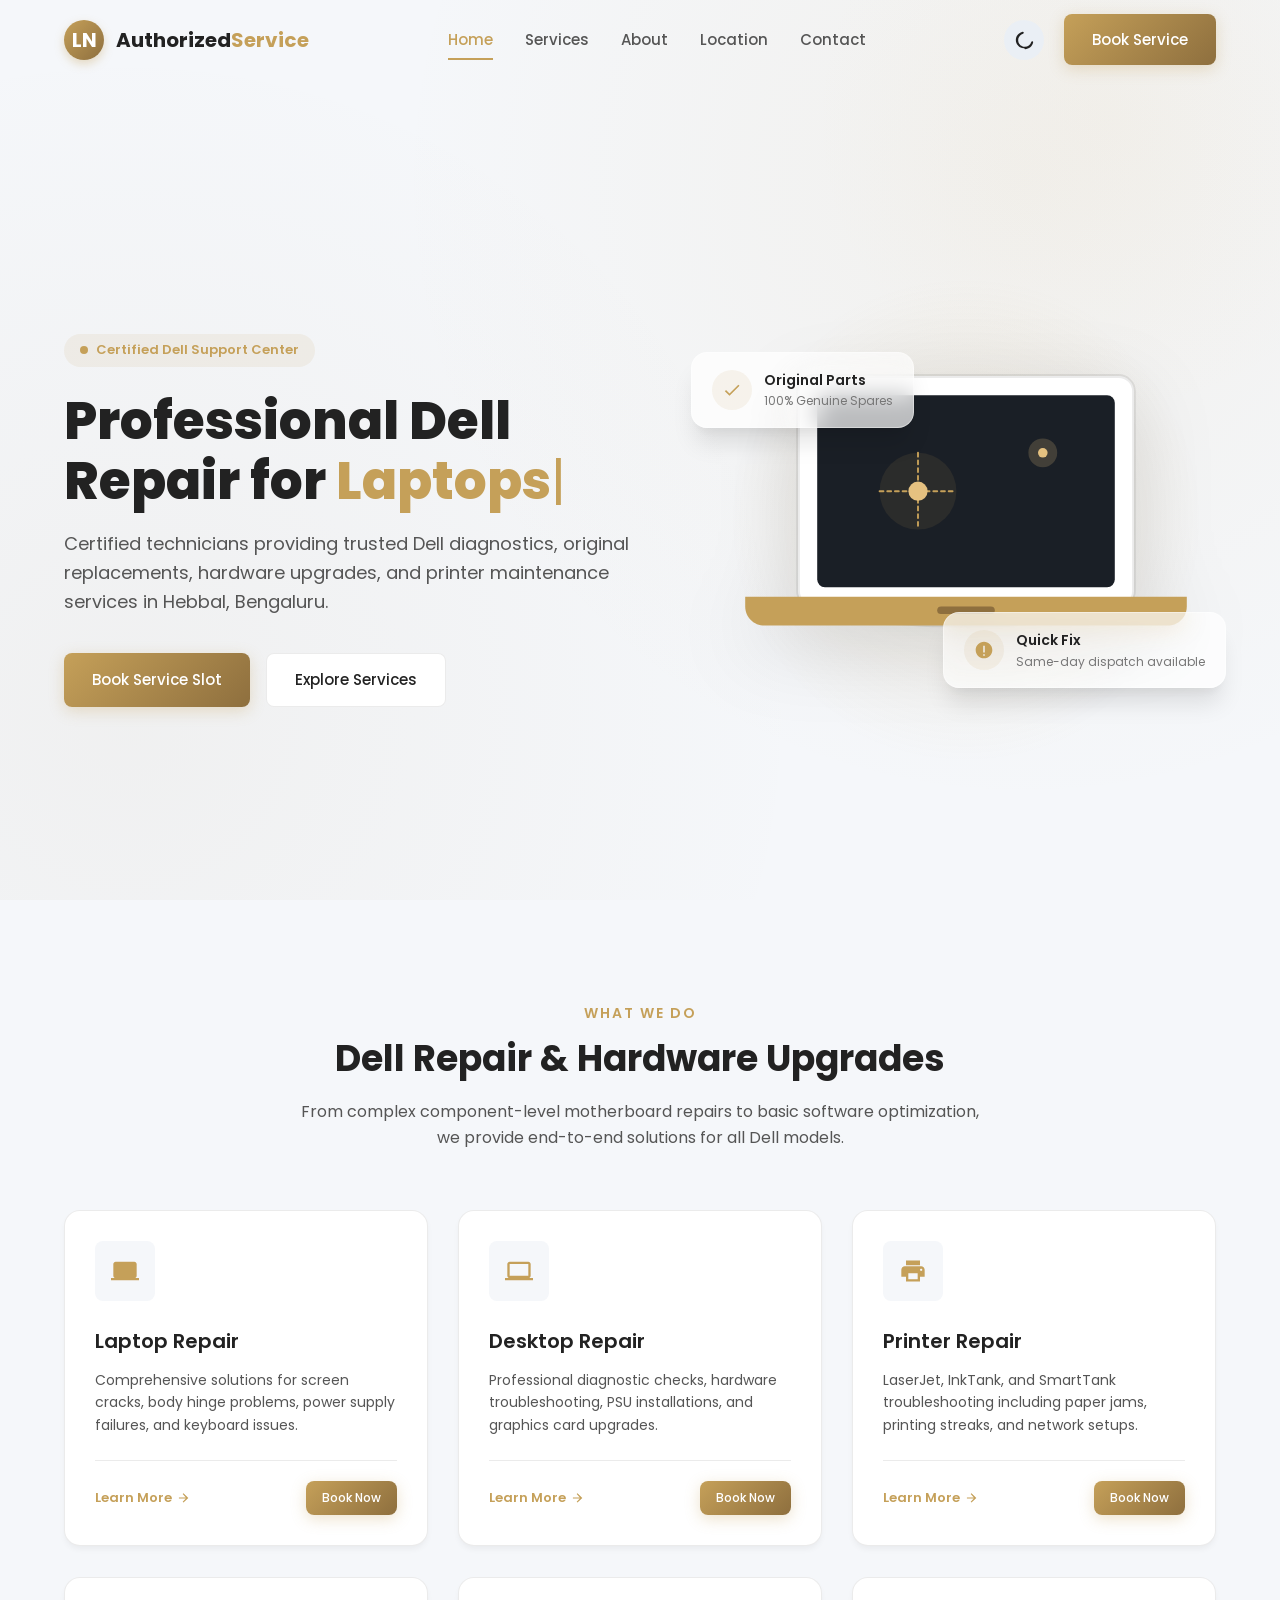
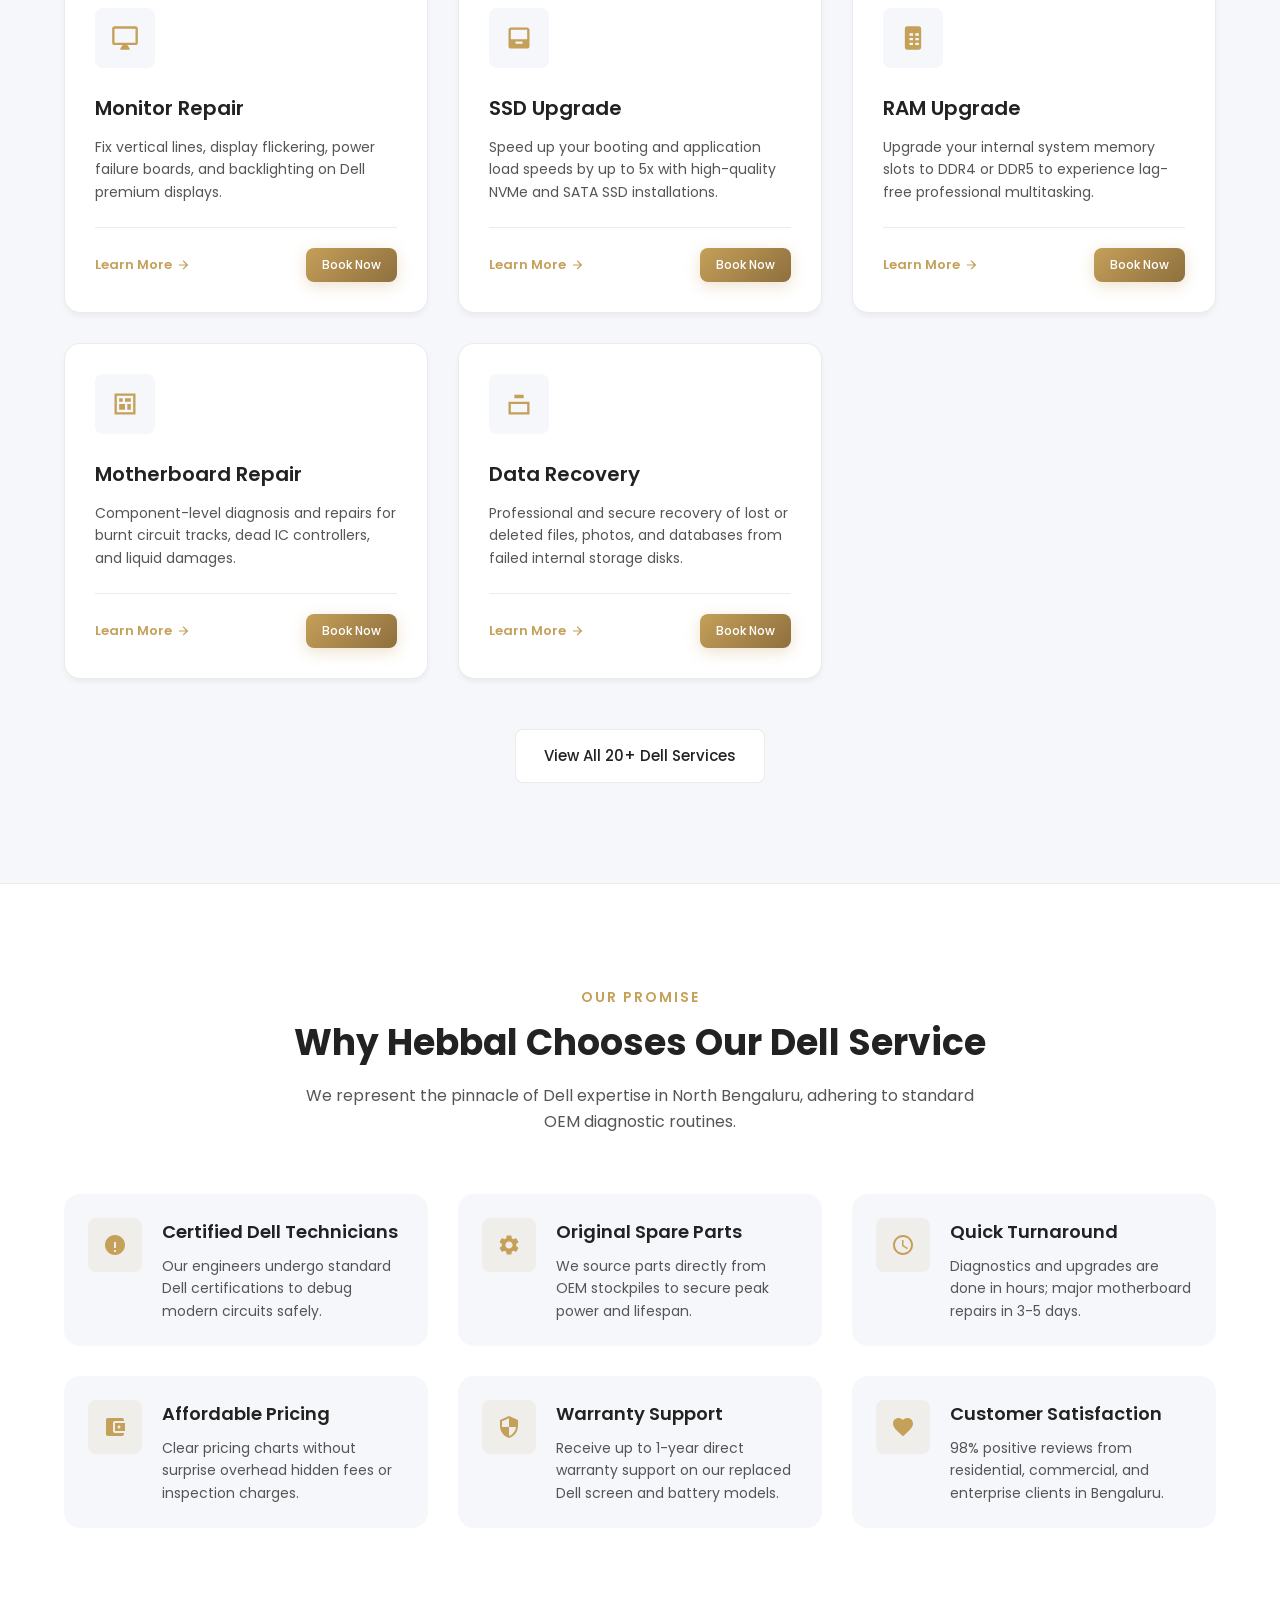
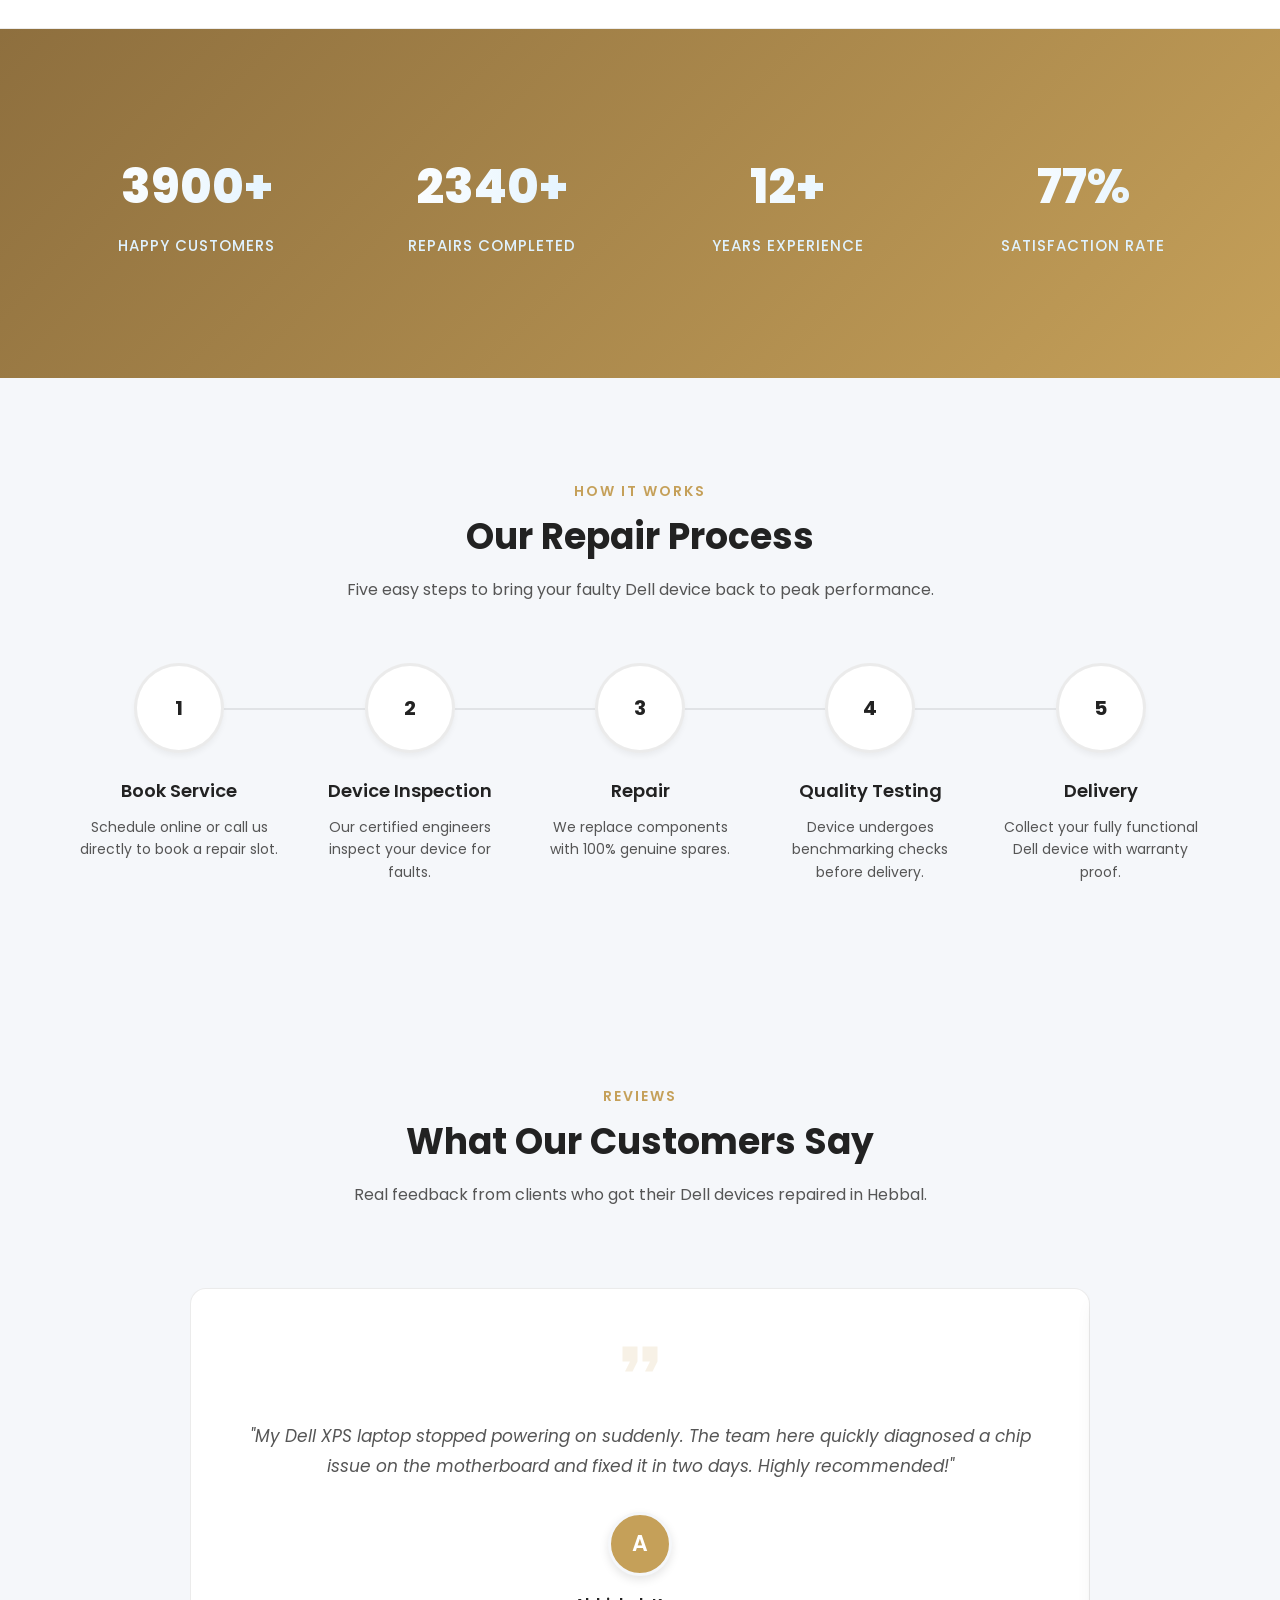
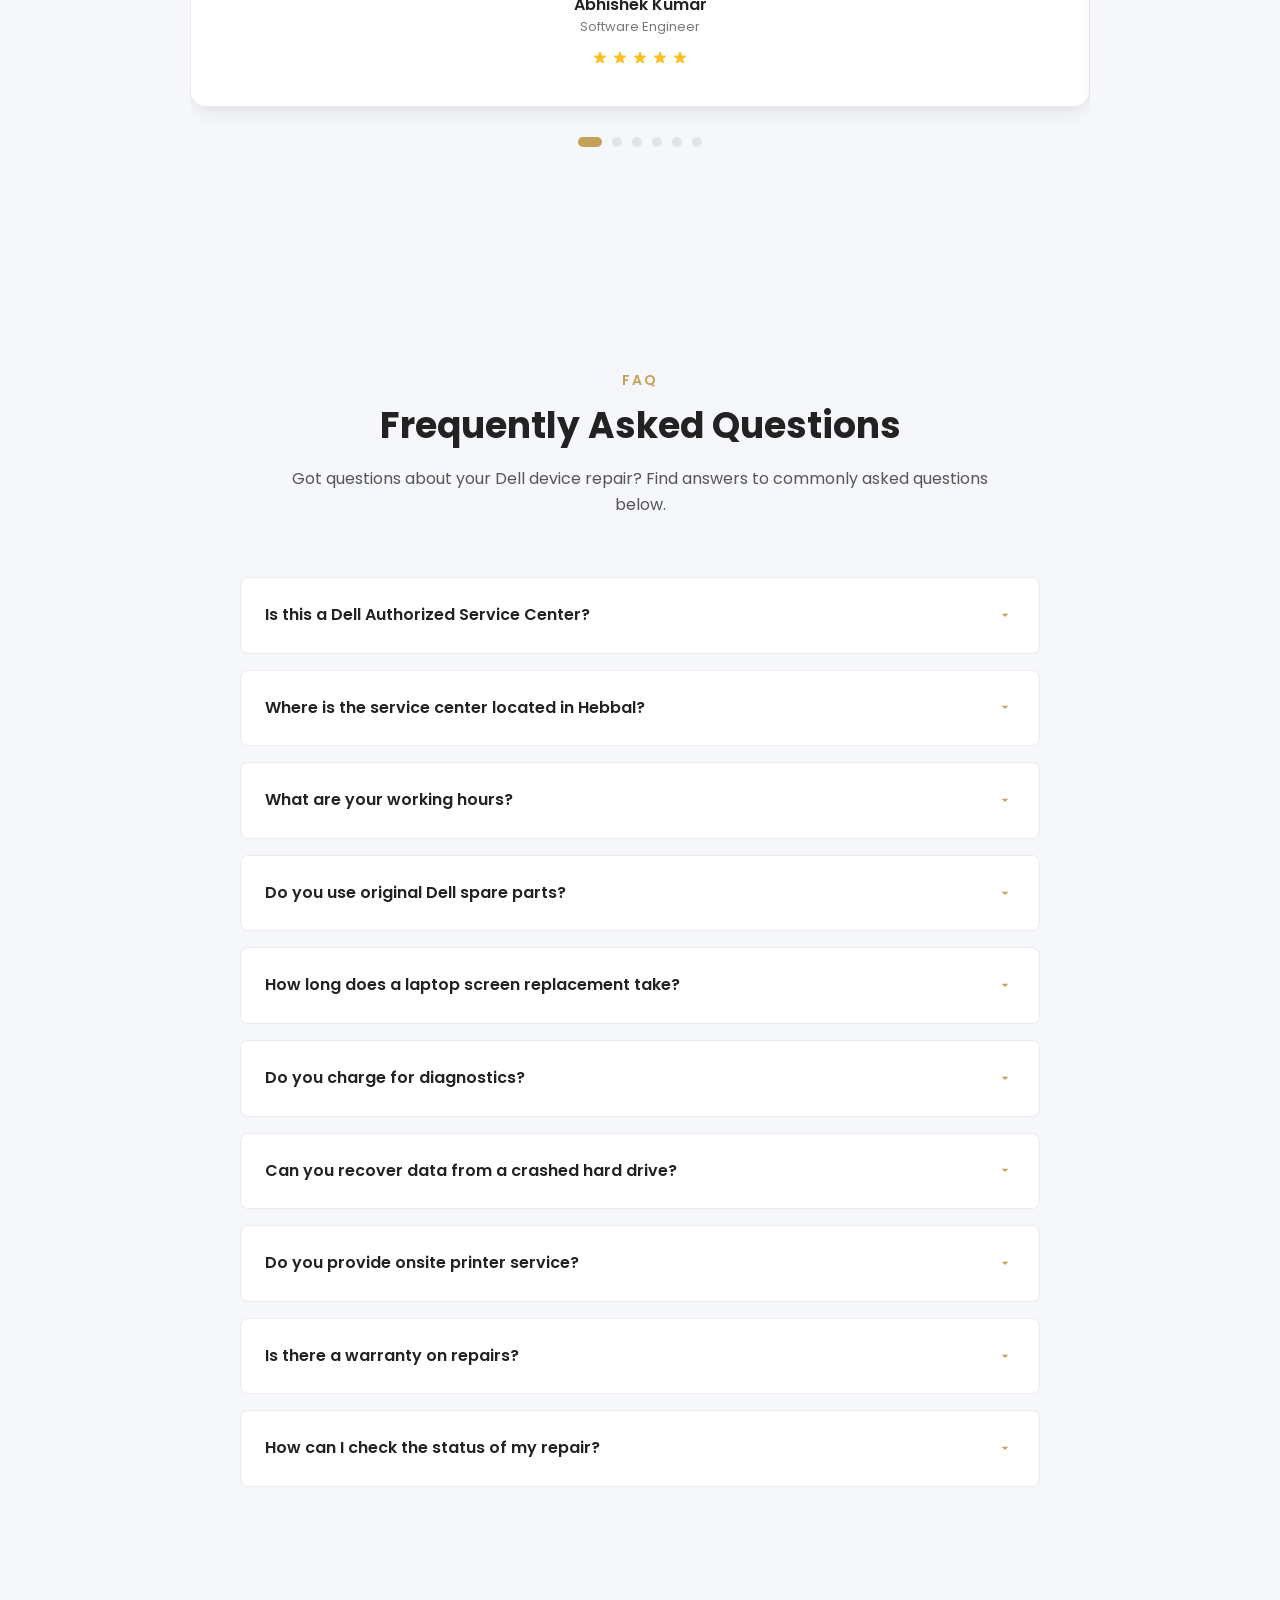
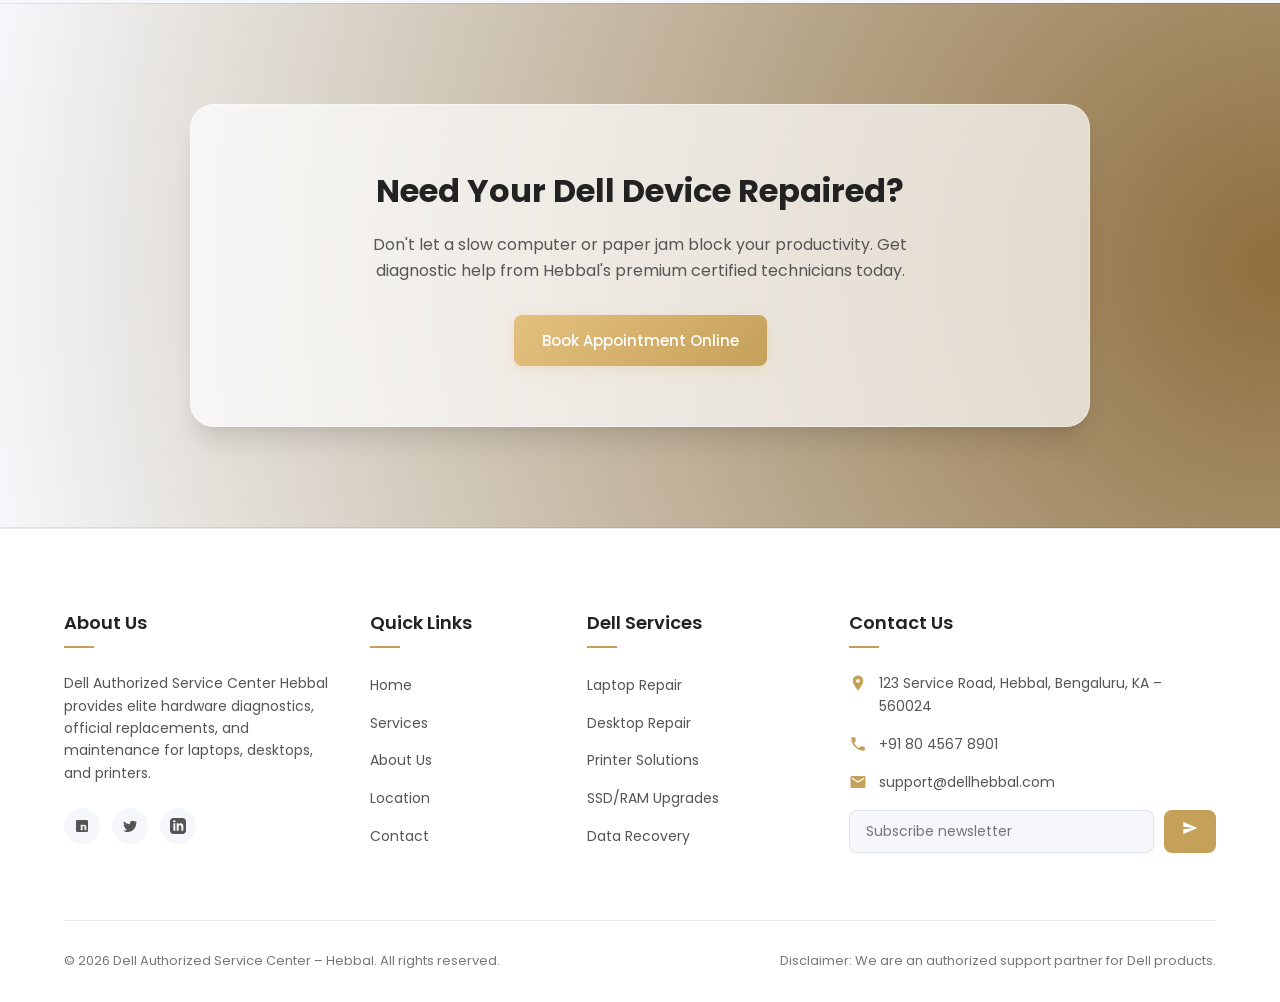
<file: index.html>
<!DOCTYPE html>
<html lang="en">
<head>
    <meta charset="UTF-8">
    <meta name="viewport" content="width=device-width, initial-scale=1.0">
    <meta name="description" content="Dell Authorized Service Center in Hebbal, Bengaluru. Certified Dell technicians offering premium laptop, desktop, and printer repair services. Quick turnaround and original parts.">
    <meta name="keywords" content="Dell Service Center, Dell Laptop Repair Hebbal, Dell Service Center Bengaluru, Dell Printer Repair, Dell SSD Upgrade, Dell Service Center Karnataka">
    <title>Dell Authorized Service Center | Hebbal, Bengaluru</title>
    
    <!-- Open Graph Metadata -->
    <meta property="og:title" content="Dell Authorized Service Center - Hebbal, Bengaluru">
    <meta property="og:description" content="Professional Dell laptop, desktop, and printer repairs by certified experts in Hebbal. Original spares & warranty support.">
    <meta property="og:type" content="website">
    <meta property="og:url" content="https://www.dellhebbal.com">
    
    <!-- Favicon -->
    <link rel="icon" type="image/svg+xml" href="data:image/svg+xml,%3Csvg xmlns='http://www.w3.org/2000/svg' viewBox='0 0 24 24' fill='%23C5A059'%3E%3Ccircle cx='12' cy='12' r='10'/%3E%3Cpath fill='%23fff' d='M10 7v10h6v-2h-4V7H10z'/%3E%3C/svg%3E">
    
    <!-- CSS Stylesheets -->
    <link rel="stylesheet" href="css/style.css">
    <link rel="stylesheet" href="css/animations.css">
    <link rel="stylesheet" href="css/responsive.css">
</head>
<body>

    <!-- 1. LOADING SCREEN -->
    <div id="loader-screen">
        <div class="loader"></div>
    </div>

    <!-- 2. NAVIGATION BAR -->
    <header class="header">
        <div class="container">
            <a href="index.html" class="logo">
                <div class="logo-icon">LN</div>
                <div class="logo-text">Authorized<span>Service</span></div>
            </a>
            
            <nav class="nav-menu">
                <a href="index.html" class="nav-link active">Home</a>
                <a href="services.html" class="nav-link">Services</a>
                <a href="about.html" class="nav-link">About</a>
                <a href="location.html" class="nav-link">Location</a>
                <a href="contact.html" class="nav-link">Contact</a>
            </nav>

            <div class="nav-actions">
                <button id="theme-toggle" class="theme-toggle-btn" aria-label="Toggle Theme">
                    <svg class="moon-icon" viewBox="0 0 24 24"><path d="M12.3 22h-.1c-5.5 0-10-4.5-10-10 0-4.8 3.5-8.9 8.2-9.8.6-.1 1.2.3 1.3.9.1.6-.2 1.2-.8 1.4-3.5 1-5.9 4.1-5.9 7.7 0 4.4 3.6 8 8 8 3.6 0 6.7-2.4 7.7-5.9.2-.6.8-.9 1.4-.8.6.1 1 .7.9 1.3-.9 4.7-5 8.2-9.8 8.2z"/></svg>
                    <svg class="sun-icon" viewBox="0 0 24 24"><path d="M12 7c-2.76 0-5 2.24-5 5s2.24 5 5 5 5-2.24 5-5-2.24-5-5-5zM2 13h2c.55 0 1-.45 1-1s-.45-1-1-1H2c-.55 0-1 .45-1 1s.45 1 1 1zm18 0h2c.55 0 1-.45 1-1s-.45-1-1-1h-2c-.55 0-1 .45-1 1s.45 1 1 1zM11 2v2c0 .55.45 1 1 1s1-.45 1-1V2c0-.55-.45-1-1-1s-1 .45-1 1zm0 18v2c0 .55.45 1 1 1s1-.45 1-1v-2c0-.55-.45-1-1-1s-1 .45-1 1zM5.99 4.58c-.39-.39-1.03-.39-1.41 0s-.39 1.03 0 1.41l1.06 1.06c.39.39 1.03.39 1.41 0s.39-1.03 0-1.41L5.99 4.58zm12.37 12.37c-.39-.39-1.03-.39-1.41 0s-.39 1.03 0 1.41l1.06 1.06c.39.39 1.03.39 1.41 0s.39-1.03 0-1.41l-1.06-1.06zm1.06-12.37c-.39-.39-1.03-.39-1.41 0l-1.06 1.06c-.39.39-.39 1.03 0 1.41s1.03.39 1.41 0l1.06-1.06c.39-.38.39-1.02 0-1.41zm-12.37 12.37c-.39-.39-1.03-.39-1.41 0l-1.06 1.06c-.39.39-.39 1.03 0 1.41s1.03.39 1.41 0l1.06-1.06c.39-.38.39-1.02 0-1.41z"/></svg>
                </button>
                <button class="btn btn-primary" onclick="openBookingModal()">Book Service</button>
                <button class="hamburger" aria-label="Menu">
                    <span></span>
                    <span></span>
                    <span></span>
                </button>
            </div>
        </div>
    </header>

    <!-- 3. HERO BANNER -->
    <section class="hero">
        <div class="container">
            <div class="hero-grid">
                <div class="hero-content animate-on-scroll fade-left">
                    <div class="badge">
                        <span class="badge-dot"></span> Certified Dell Support Center
                    </div>
                    <h1 class="hero-title">Professional Dell Repair for <span id="typing-text">Laptops</span><span class="typing-cursor">|</span></h1>
                    <p class="hero-desc">Certified technicians providing trusted Dell diagnostics, original replacements, hardware upgrades, and printer maintenance services in Hebbal, Bengaluru.</p>
                    <div class="hero-actions">
                        <button class="btn btn-primary" onclick="openBookingModal()">Book Service Slot</button>
                        <a href="services.html" class="btn btn-secondary">Explore Services</a>
                    </div>
                </div>
                <div class="hero-image-wrapper animate-on-scroll fade-right">
                    <div class="hero-image-bg"></div>
                    <!-- Premium SVG Illustration representing Laptop/Technician -->
                    <svg class="hero-main-graphic" viewBox="0 0 500 500" fill="none" xmlns="http://www.w3.org/2000/svg">
                        <rect x="75" y="100" width="350" height="240" rx="16" fill="var(--bg-secondary)" stroke="var(--border-color)" stroke-width="4"/>
                        <rect x="95" y="120" width="310" height="200" rx="8" fill="#1A1F26"/>
                        <ellipse cx="250" cy="350" rx="120" ry="12" fill="var(--border-color)"/>
                        <path d="M40 360h420c11 0 20-9 20-20v-10H20v10c0 11 9 20 20 20z" fill="var(--primary)"/>
                        <rect x="220" y="340" width="60" height="8" rx="4" fill="var(--secondary)"/>
                        <!-- Inner details representing circuits/technology -->
                        <circle cx="200" cy="220" r="40" fill="var(--primary)" fill-opacity="0.1"/>
                        <path d="M200 180v80M160 220h80" stroke="var(--primary)" stroke-width="2" stroke-linecap="round" stroke-dasharray="4 4"/>
                        <circle cx="200" cy="220" r="10" fill="var(--accent)"/>
                        <!-- Tech circles -->
                        <circle cx="330" cy="180" r="15" fill="var(--accent)" fill-opacity="0.2"/>
                        <circle cx="330" cy="180" r="5" fill="var(--accent)"/>
                    </svg>
                    
                    <div class="floating-card floating-card-1">
                        <div class="fc-icon">
                            <svg viewBox="0 0 24 24"><path d="M9 16.17L4.83 12l-1.42 1.41L9 19 21 7l-1.41-1.41z"/></svg>
                        </div>
                        <div class="fc-info">
                            <h5>Original Parts</h5>
                            <p>100% Genuine Spares</p>
                        </div>
                    </div>

                    <div class="floating-card floating-card-2">
                        <div class="fc-icon">
                            <svg viewBox="0 0 24 24"><path d="M12 2C6.48 2 2 6.48 2 12s4.48 10 10 10 10-4.48 10-10S17.52 2 12 2zm1 17h-2v-2h2v2zm0-4h-2V7h2v6z"/></svg>
                        </div>
                        <div class="fc-info">
                            <h5>Quick Fix</h5>
                            <p>Same-day dispatch available</p>
                        </div>
                    </div>
                </div>
            </div>
        </div>
    </section>

    <!-- 4. FEATURED SERVICES -->
    <section class="section">
        <div class="container">
            <div class="section-header animate-on-scroll fade-up">
                <span class="section-subtitle">What We Do</span>
                <h2 class="section-title">Dell Repair & Hardware Upgrades</h2>
                <p class="section-desc">From complex component-level motherboard repairs to basic software optimization, we provide end-to-end solutions for all Dell models.</p>
            </div>
            
            <div class="services-grid">
                <!-- Service 1: Laptop Repair -->
                <div class="service-card animate-on-scroll fade-up delay-1">
                    <div class="service-card-icon">
                        <svg viewBox="0 0 24 24"><path d="M4 6h16v10H4V6zm16 12H4c-1.1 0-2-.9-2-2V6c0-1.1.9-2 2-2h16c1.1 0 2 .9 2 2v10c0 1.1-.9 2-2 2zm2 2H0v-2h24v2z"/></svg>
                    </div>
                    <h3 class="service-card-title">Laptop Repair</h3>
                    <p class="service-card-desc">Comprehensive solutions for screen cracks, body hinge problems, power supply failures, and keyboard issues.</p>
                    <div class="service-card-actions">
                        <a href="services.html" class="btn-card-learn">Learn More <svg viewBox="0 0 24 24"><path d="M5 13h11.86l-5.43 5.43 1.42 1.42L21.14 12l-8.29-8.29-1.42 1.42L16.86 11H5v2z"/></svg></a>
                        <button class="btn btn-primary btn-card-book" onclick="openBookingModal('Laptop Repair')">Book Now</button>
                    </div>
                </div>

                <!-- Service 2: Desktop Repair -->
                <div class="service-card animate-on-scroll fade-up delay-2">
                    <div class="service-card-icon">
                        <svg viewBox="0 0 24 24"><path d="M20 18c1.1 0 1.99-.9 1.99-2L22 6c0-1.1-.9-2-2-2H4c-1.1 0-2 .9-2 2v10c0 1.1.9 2 2 2H0v2h24v-2h-4zM4 6h16v10H4V6z"/></svg>
                    </div>
                    <h3 class="service-card-title">Desktop Repair</h3>
                    <p class="service-card-desc">Professional diagnostic checks, hardware troubleshooting, PSU installations, and graphics card upgrades.</p>
                    <div class="service-card-actions">
                        <a href="services.html" class="btn-card-learn">Learn More <svg viewBox="0 0 24 24"><path d="M5 13h11.86l-5.43 5.43 1.42 1.42L21.14 12l-8.29-8.29-1.42 1.42L16.86 11H5v2z"/></svg></a>
                        <button class="btn btn-primary btn-card-book" onclick="openBookingModal('Desktop Repair')">Book Now</button>
                    </div>
                </div>

                <!-- Service 3: Printer Repair -->
                <div class="service-card animate-on-scroll fade-up delay-3">
                    <div class="service-card-icon">
                        <svg viewBox="0 0 24 24"><path d="M19 8H5c-1.66 0-3 1.34-3 3v6h4v4h12v-4h4v-6c0-1.66-1.34-3-3-3zm-3 11H8v-5h8v5zm3-7c-.55 0-1-.45-1-1s.45-1 1-1 1 .45 1 1-.45 1-1 1zm-1-9H6v4h12V3z"/></svg>
                    </div>
                    <h3 class="service-card-title">Printer Repair</h3>
                    <p class="service-card-desc">LaserJet, InkTank, and SmartTank troubleshooting including paper jams, printing streaks, and network setups.</p>
                    <div class="service-card-actions">
                        <a href="services.html" class="btn-card-learn">Learn More <svg viewBox="0 0 24 24"><path d="M5 13h11.86l-5.43 5.43 1.42 1.42L21.14 12l-8.29-8.29-1.42 1.42L16.86 11H5v2z"/></svg></a>
                        <button class="btn btn-primary btn-card-book" onclick="openBookingModal('Printer Repair')">Book Now</button>
                    </div>
                </div>

                <!-- Service 4: Monitor Repair -->
                <div class="service-card animate-on-scroll fade-up delay-4">
                    <div class="service-card-icon">
                        <svg viewBox="0 0 24 24"><path d="M21 2H3c-1.1 0-2 .9-2 2v12c0 1.1.9 2 2 2h7l-2 3v1h8v-1l-2-3h7c1.1 0 2-.9 2-2V4c0-1.1-.9-2-2-2zm0 14H3V4h18v12z"/></svg>
                    </div>
                    <h3 class="service-card-title">Monitor Repair</h3>
                    <p class="service-card-desc">Fix vertical lines, display flickering, power failure boards, and backlighting on Dell premium displays.</p>
                    <div class="service-card-actions">
                        <a href="services.html" class="btn-card-learn">Learn More <svg viewBox="0 0 24 24"><path d="M5 13h11.86l-5.43 5.43 1.42 1.42L21.14 12l-8.29-8.29-1.42 1.42L16.86 11H5v2z"/></svg></a>
                        <button class="btn btn-primary btn-card-book" onclick="openBookingModal('Monitor Repair')">Book Now</button>
                    </div>
                </div>

                <!-- Service 5: SSD Upgrade -->
                <div class="service-card animate-on-scroll fade-up delay-1">
                    <div class="service-card-icon">
                        <svg viewBox="0 0 24 24"><path d="M19 3H5c-1.1 0-2 .9-2 2v14c0 1.1.9 2 2 2h14c1.1 0 2-.9 2-2V5c0-1.1-.9-2-2-2zm-4 14H9v-2h6v2zm4-4H5V5h14v8z"/></svg>
                    </div>
                    <h3 class="service-card-title">SSD Upgrade</h3>
                    <p class="service-card-desc">Speed up your booting and application load speeds by up to 5x with high-quality NVMe and SATA SSD installations.</p>
                    <div class="service-card-actions">
                        <a href="services.html" class="btn-card-learn">Learn More <svg viewBox="0 0 24 24"><path d="M5 13h11.86l-5.43 5.43 1.42 1.42L21.14 12l-8.29-8.29-1.42 1.42L16.86 11H5v2z"/></svg></a>
                        <button class="btn btn-primary btn-card-book" onclick="openBookingModal('SSD Upgrade')">Book Now</button>
                    </div>
                </div>

                <!-- Service 6: RAM Upgrade -->
                <div class="service-card animate-on-scroll fade-up delay-2">
                    <div class="service-card-icon">
                        <svg viewBox="0 0 24 24"><path d="M17 2H7c-1.1 0-2 .9-2 2v16c0 1.1.9 2 2 2h10c1.1 0 2-.9 2-2V4c0-1.1-.9-2-2-2zm-5 16H9v-2h3v2zm0-4H9v-2h3v2zm0-4H9V8h3v2zm5 8h-3v-2h3v2zm0-4h-3v-2h3v2zm0-4h-3V8h3v2z"/></svg>
                    </div>
                    <h3 class="service-card-title">RAM Upgrade</h3>
                    <p class="service-card-desc">Upgrade your internal system memory slots to DDR4 or DDR5 to experience lag-free professional multitasking.</p>
                    <div class="service-card-actions">
                        <a href="services.html" class="btn-card-learn">Learn More <svg viewBox="0 0 24 24"><path d="M5 13h11.86l-5.43 5.43 1.42 1.42L21.14 12l-8.29-8.29-1.42 1.42L16.86 11H5v2z"/></svg></a>
                        <button class="btn btn-primary btn-card-book" onclick="openBookingModal('RAM Upgrade')">Book Now</button>
                    </div>
                </div>

                <!-- Service 7: Motherboard Repair -->
                <div class="service-card animate-on-scroll fade-up delay-3">
                    <div class="service-card-icon">
                        <svg viewBox="0 0 24 24"><path d="M3 3v18h18V3H3zm16 16H5V5h14v14zM7 7h3v3H7V7zm5 0h5v3h-5V7zm-5 5h5v5H7v-5zm7 0h3v5h-3v-5z"/></svg>
                    </div>
                    <h3 class="service-card-title">Motherboard Repair</h3>
                    <p class="service-card-desc">Component-level diagnosis and repairs for burnt circuit tracks, dead IC controllers, and liquid damages.</p>
                    <div class="service-card-actions">
                        <a href="services.html" class="btn-card-learn">Learn More <svg viewBox="0 0 24 24"><path d="M5 13h11.86l-5.43 5.43 1.42 1.42L21.14 12l-8.29-8.29-1.42 1.42L16.86 11H5v2z"/></svg></a>
                        <button class="btn btn-primary btn-card-book" onclick="openBookingModal('Motherboard Repair')">Book Now</button>
                    </div>
                </div>

                <!-- Service 8: Data Recovery -->
                <div class="service-card animate-on-scroll fade-up delay-4">
                    <div class="service-card-icon">
                        <svg viewBox="0 0 24 24"><path d="M19 12v7H5v-7h14m2-2H3v11h18V10zm-5-6H8v3h8V4z"/></svg>
                    </div>
                    <h3 class="service-card-title">Data Recovery</h3>
                    <p class="service-card-desc">Professional and secure recovery of lost or deleted files, photos, and databases from failed internal storage disks.</p>
                    <div class="service-card-actions">
                        <a href="services.html" class="btn-card-learn">Learn More <svg viewBox="0 0 24 24"><path d="M5 13h11.86l-5.43 5.43 1.42 1.42L21.14 12l-8.29-8.29-1.42 1.42L16.86 11H5v2z"/></svg></a>
                        <button class="btn btn-primary btn-card-book" onclick="openBookingModal('Data Recovery')">Book Now</button>
                    </div>
                </div>
            </div>

            <div class="view-all-services animate-on-scroll fade-up">
                <a href="services.html" class="btn btn-secondary">View All 20+ Dell Services</a>
            </div>
        </div>
    </section>

    <!-- 5. WHY CHOOSE US -->
    <section class="section why-choose-us">
        <div class="container">
            <div class="section-header animate-on-scroll fade-up">
                <span class="section-subtitle">Our Promise</span>
                <h2 class="section-title">Why Hebbal Chooses Our Dell Service</h2>
                <p class="section-desc">We represent the pinnacle of Dell expertise in North Bengaluru, adhering to standard OEM diagnostic routines.</p>
            </div>
            
            <div class="why-grid">
                <!-- Feature 1: Certified Technicians -->
                <div class="why-card animate-on-scroll fade-up">
                    <div class="why-icon-container">
                        <svg viewBox="0 0 24 24"><path d="M12 2C6.48 2 2 6.48 2 12s4.48 10 10 10 10-4.48 10-10S17.52 2 12 2zm1 17h-2v-2h2v2zm0-4h-2v-6h2v6z"/></svg>
                    </div>
                    <div class="why-info">
                        <h4>Certified Dell Technicians</h4>
                        <p>Our engineers undergo standard Dell certifications to debug modern circuits safely.</p>
                    </div>
                </div>

                <!-- Feature 2: Original Spare Parts -->
                <div class="why-card animate-on-scroll fade-up">
                    <div class="why-icon-container">
                        <svg viewBox="0 0 24 24"><path d="M19.14 12.94c.04-.3.06-.61.06-.94s-.02-.64-.07-.94l2.03-1.58c.18-.14.23-.41.12-.61l-1.92-3.32c-.12-.22-.37-.29-.59-.22l-2.39.96c-.5-.38-1.03-.7-1.62-.94l-.36-2.54c-.04-.24-.24-.41-.48-.41h-3.84c-.24 0-.43.17-.47.41l-.36 2.54c-.59.24-1.13.57-1.62.94l-2.39-.96c-.22-.08-.47 0-.59.22L2.74 8.87c-.12.21-.08.47.12.61l2.03 1.58c-.05.3-.09.63-.09.94s.02.64.07.94l-2.03 1.58c-.18.14-.23.41-.12.61l1.92 3.32c.12.22.37.29.59.22l2.39-.96c.5.38 1.03.7 1.62.94l.36 2.54c.05.24.24.41.48.41h3.84c.24 0 .44-.17.47-.41l.36-2.54c.59-.24 1.13-.56 1.62-.94l2.39.96c.22.08.47 0 .59-.22l1.92-3.32c.12-.22.07-.47-.12-.61l-2.01-1.58zM12 15.6c-1.98 0-3.6-1.62-3.6-3.6s1.62-3.6 3.6-3.6 3.6 1.62 3.6 3.6-1.62 3.6-3.6 3.6z"/></svg>
                    </div>
                    <div class="why-info">
                        <h4>Original Spare Parts</h4>
                        <p>We source parts directly from OEM stockpiles to secure peak power and lifespan.</p>
                    </div>
                </div>

                <!-- Feature 3: Quick Turnaround -->
                <div class="why-card animate-on-scroll fade-up">
                    <div class="why-icon-container">
                        <svg viewBox="0 0 24 24"><path d="M11.99 2C6.47 2 2 6.48 2 12s4.47 10 9.99 10C17.52 22 22 17.52 22 12S17.52 2 11.99 2zM12 20c-4.42 0-8-3.58-8-8s3.58-8 8-8 8 3.58 8 8-3.58 8-8 8zm.5-13H11v6l5.25 3.15.75-1.23-4.5-2.67z"/></svg>
                    </div>
                    <div class="why-info">
                        <h4>Quick Turnaround</h4>
                        <p>Diagnostics and upgrades are done in hours; major motherboard repairs in 3-5 days.</p>
                    </div>
                </div>

                <!-- Feature 4: Affordable Pricing -->
                <div class="why-card animate-on-scroll fade-up">
                    <div class="why-icon-container">
                        <svg viewBox="0 0 24 24"><path d="M21 18v1c0 1.1-.9 2-2 2H5c-1.11 0-2-.9-2-2V5c0-1.1.89-2 2-2h14c1.1 0 2 .9 2 2v1h-9c-1.11 0-2 .9-2 2v8c0 1.1.89 2 2 2h9zm-9-2h10V8H12v8zm4-2.5c-.83 0-1.5-.67-1.5-1.5s.67-1.5 1.5-1.5 1.5.67 1.5 1.5-.67 1.5-1.5 1.5z"/></svg>
                    </div>
                    <div class="why-info">
                        <h4>Affordable Pricing</h4>
                        <p>Clear pricing charts without surprise overhead hidden fees or inspection charges.</p>
                    </div>
                </div>

                <!-- Feature 5: Warranty Support -->
                <div class="why-card animate-on-scroll fade-up">
                    <div class="why-icon-container">
                        <svg viewBox="0 0 24 24"><path d="M12 1L3 5v6c0 5.55 3.84 10.74 9 12 5.16-1.26 9-6.45 9-12V5l-9-4zm0 10.99h7c-.53 4.12-3.28 7.79-7 8.94V12H5V6.3l7-3.11v8.8z"/></svg>
                    </div>
                    <div class="why-info">
                        <h4>Warranty Support</h4>
                        <p>Receive up to 1-year direct warranty support on our replaced Dell screen and battery models.</p>
                    </div>
                </div>

                <!-- Feature 6: Customer Satisfaction -->
                <div class="why-card animate-on-scroll fade-up">
                    <div class="why-icon-container">
                        <svg viewBox="0 0 24 24"><path d="M12 21.35l-1.45-1.32C5.4 15.36 2 12.28 2 8.5 2 5.42 4.42 3 7.5 3c1.74 0 3.41.81 4.5 2.09C13.09 3.81 14.76 3 16.5 3 19.58 3 22 5.42 22 8.5c0 3.78-3.4 6.86-8.55 11.54L12 21.35z"/></svg>
                    </div>
                    <div class="why-info">
                        <h4>Customer Satisfaction</h4>
                        <p>98% positive reviews from residential, commercial, and enterprise clients in Bengaluru.</p>
                    </div>
                </div>
            </div>
        </div>
    </section>

    <!-- 6. STATISTICS SECTION -->
    <section class="section statistics">
        <div class="container">
            <div class="statistics-grid">
                <div class="stat-item">
                    <div class="stat-number" data-target="5000">0</div>
                    <div class="stat-title">Happy Customers</div>
                </div>
                <div class="stat-item">
                    <div class="stat-number" data-target="3000">0</div>
                    <div class="stat-title">Repairs Completed</div>
                </div>
                <div class="stat-item">
                    <div class="stat-number" data-target="15">0</div>
                    <div class="stat-title">Years Experience</div>
                </div>
                <div class="stat-item">
                    <div class="stat-number" data-target="98">0</div>
                    <div class="stat-title">Satisfaction Rate</div>
                </div>
            </div>
        </div>
    </section>

    <!-- 7. PROCESS SECTION -->
    <section class="section">
        <div class="container">
            <div class="section-header animate-on-scroll fade-up">
                <span class="section-subtitle">How it Works</span>
                <h2 class="section-title">Our Repair Process</h2>
                <p class="section-desc">Five easy steps to bring your faulty Dell device back to peak performance.</p>
            </div>
            
            <div class="process-grid animate-on-scroll fade-up">
                <!-- Step 1 -->
                <div class="process-step">
                    <div class="process-number">1</div>
                    <h3 class="process-title">Book Service</h3>
                    <p class="process-desc">Schedule online or call us directly to book a repair slot.</p>
                </div>

                <!-- Step 2 -->
                <div class="process-step">
                    <div class="process-number">2</div>
                    <h3 class="process-title">Device Inspection</h3>
                    <p class="process-desc">Our certified engineers inspect your device for faults.</p>
                </div>

                <!-- Step 3 -->
                <div class="process-step">
                    <div class="process-number">3</div>
                    <h3 class="process-title">Repair</h3>
                    <p class="process-desc">We replace components with 100% genuine spares.</p>
                </div>

                <!-- Step 4 -->
                <div class="process-step">
                    <div class="process-number">4</div>
                    <h3 class="process-title">Quality Testing</h3>
                    <p class="process-desc">Device undergoes benchmarking checks before delivery.</p>
                </div>

                <!-- Step 5 -->
                <div class="process-step">
                    <div class="process-number">5</div>
                    <h3 class="process-title">Delivery</h3>
                    <p class="process-desc">Collect your fully functional Dell device with warranty proof.</p>
                </div>
            </div>
        </div>
    </section>

    <!-- 8. TESTIMONIALS -->
    <section class="section testimonials">
        <div class="container">
            <div class="section-header animate-on-scroll fade-up">
                <span class="section-subtitle">Reviews</span>
                <h2 class="section-title">What Our Customers Say</h2>
                <p class="section-desc">Real feedback from clients who got their Dell devices repaired in Hebbal.</p>
            </div>
            
            <div class="testimonial-container animate-on-scroll scale-in">
                <div class="testimonial-slider">
                    <!-- Slide 1 -->
                    <div class="testimonial-card">
                        <div class="testimonial-quote-icon">
                            <svg viewBox="0 0 24 24"><path d="M6 17h3l2-4V7H5v6h3zm8 0h3l2-4V7h-6v6h3z"/></svg>
                        </div>
                        <p class="testimonial-text">"My Dell XPS laptop stopped powering on suddenly. The team here quickly diagnosed a chip issue on the motherboard and fixed it in two days. Highly recommended!"</p>
                        <div class="testimonial-avatar">A</div>
                        <h4 class="testimonial-name">Abhishek Kumar</h4>
                        <span class="testimonial-role">Software Engineer</span>
                        <div class="testimonial-rating">
                            <svg viewBox="0 0 20 20"><path d="M9.049 2.927c.3-.921 1.603-.921 1.902 0l1.07 3.292a1 1 0 00.95.69h3.462c.969 0 1.371 1.24.588 1.81l-2.8 2.034a1 1 0 00-.364 1.118l1.07 3.292c.3.921-.755 1.688-1.54 1.118l-2.8-2.034a1 1 0 00-1.175 0l-2.8 2.034c-.784.57-1.838-.197-1.539-1.118l1.07-3.292a1 1 0 00-.364-1.118L2.98 8.72c-.783-.57-.38-1.81.588-1.81h3.461a1 1 0 00.951-.69l1.07-3.292z"/></svg>
                            <svg viewBox="0 0 20 20"><path d="M9.049 2.927c.3-.921 1.603-.921 1.902 0l1.07 3.292a1 1 0 00.95.69h3.462c.969 0 1.371 1.24.588 1.81l-2.8 2.034a1 1 0 00-.364 1.118l1.07 3.292c.3.921-.755 1.688-1.54 1.118l-2.8-2.034a1 1 0 00-1.175 0l-2.8 2.034c-.784.57-1.838-.197-1.539-1.118l1.07-3.292a1 1 0 00-.364-1.118L2.98 8.72c-.783-.57-.38-1.81.588-1.81h3.461a1 1 0 00.951-.69l1.07-3.292z"/></svg>
                            <svg viewBox="0 0 20 20"><path d="M9.049 2.927c.3-.921 1.603-.921 1.902 0l1.07 3.292a1 1 0 00.95.69h3.462c.969 0 1.371 1.24.588 1.81l-2.8 2.034a1 1 0 00-.364 1.118l1.07 3.292c.3.921-.755 1.688-1.54 1.118l-2.8-2.034a1 1 0 00-1.175 0l-2.8 2.034c-.784.57-1.838-.197-1.539-1.118l1.07-3.292a1 1 0 00-.364-1.118L2.98 8.72c-.783-.57-.38-1.81.588-1.81h3.461a1 1 0 00.951-.69l1.07-3.292z"/></svg>
                            <svg viewBox="0 0 20 20"><path d="M9.049 2.927c.3-.921 1.603-.921 1.902 0l1.07 3.292a1 1 0 00.95.69h3.462c.969 0 1.371 1.24.588 1.81l-2.8 2.034a1 1 0 00-.364 1.118l1.07 3.292c.3.921-.755 1.688-1.54 1.118l-2.8-2.034a1 1 0 00-1.175 0l-2.8 2.034c-.784.57-1.838-.197-1.539-1.118l1.07-3.292a1 1 0 00-.364-1.118L2.98 8.72c-.783-.57-.38-1.81.588-1.81h3.461a1 1 0 00.951-.69l1.07-3.292z"/></svg>
                            <svg viewBox="0 0 20 20"><path d="M9.049 2.927c.3-.921 1.603-.921 1.902 0l1.07 3.292a1 1 0 00.95.69h3.462c.969 0 1.371 1.24.588 1.81l-2.8 2.034a1 1 0 00-.364 1.118l1.07 3.292c.3.921-.755 1.688-1.54 1.118l-2.8-2.034a1 1 0 00-1.175 0l-2.8 2.034c-.784.57-1.838-.197-1.539-1.118l1.07-3.292a1 1 0 00-.364-1.118L2.98 8.72c-.783-.57-.38-1.81.588-1.81h3.461a1 1 0 00.951-.69l1.07-3.292z"/></svg>
                        </div>
                    </div>
                    <!-- Slide 2 -->
                    <div class="testimonial-card">
                        <div class="testimonial-quote-icon">
                            <svg viewBox="0 0 24 24"><path d="M6 17h3l2-4V7H5v6h3zm8 0h3l2-4V7h-6v6h3z"/></svg>
                        </div>
                        <p class="testimonial-text">"Got my Dell Print System repaired here. The paper jam issue was resolved, and they calibrated the printheads perfectly. Printing matches factory quality now."</p>
                        <div class="testimonial-avatar">P</div>
                        <h4 class="testimonial-name">Priya Sharma</h4>
                        <span class="testimonial-role">Graphic Designer</span>
                        <div class="testimonial-rating">
                            <!-- SVG stars repeat -->
                            <svg viewBox="0 0 20 20"><path d="M9.049 2.927c.3-.921 1.603-.921 1.902 0l1.07 3.292a1 1 0 00.95.69h3.462c.969 0 1.371 1.24.588 1.81l-2.8 2.034a1 1 0 00-.364 1.118l1.07 3.292c.3.921-.755 1.688-1.54 1.118l-2.8-2.034a1 1 0 00-1.175 0l-2.8 2.034c-.784.57-1.838-.197-1.539-1.118l1.07-3.292a1 1 0 00-.364-1.118L2.98 8.72c-.783-.57-.38-1.81.588-1.81h3.461a1 1 0 00.951-.69l1.07-3.292z"/></svg>
                            <svg viewBox="0 0 20 20"><path d="M9.049 2.927c.3-.921 1.603-.921 1.902 0l1.07 3.292a1 1 0 00.95.69h3.462c.969 0 1.371 1.24.588 1.81l-2.8 2.034a1 1 0 00-.364 1.118l1.07 3.292c.3.921-.755 1.688-1.54 1.118l-2.8-2.034a1 1 0 00-1.175 0l-2.8 2.034c-.784.57-1.838-.197-1.539-1.118l1.07-3.292a1 1 0 00-.364-1.118L2.98 8.72c-.783-.57-.38-1.81.588-1.81h3.461a1 1 0 00.951-.69l1.07-3.292z"/></svg>
                            <svg viewBox="0 0 20 20"><path d="M9.049 2.927c.3-.921 1.603-.921 1.902 0l1.07 3.292a1 1 0 00.95.69h3.462c.969 0 1.371 1.24.588 1.81l-2.8 2.034a1 1 0 00-.364 1.118l1.07 3.292c.3.921-.755 1.688-1.54 1.118l-2.8-2.034a1 1 0 00-1.175 0l-2.8 2.034c-.784.57-1.838-.197-1.539-1.118l1.07-3.292a1 1 0 00-.364-1.118L2.98 8.72c-.783-.57-.38-1.81.588-1.81h3.461a1 1 0 00.951-.69l1.07-3.292z"/></svg>
                            <svg viewBox="0 0 20 20"><path d="M9.049 2.927c.3-.921 1.603-.921 1.902 0l1.07 3.292a1 1 0 00.95.69h3.462c.969 0 1.371 1.24.588 1.81l-2.8 2.034a1 1 0 00-.364 1.118l1.07 3.292c.3.921-.755 1.688-1.54 1.118l-2.8-2.034a1 1 0 00-1.175 0l-2.8 2.034c-.784.57-1.838-.197-1.539-1.118l1.07-3.292a1 1 0 00-.364-1.118L2.98 8.72c-.783-.57-.38-1.81.588-1.81h3.461a1 1 0 00.951-.69l1.07-3.292z"/></svg>
                            <svg viewBox="0 0 20 20"><path d="M9.049 2.927c.3-.921 1.603-.921 1.902 0l1.07 3.292a1 1 0 00.95.69h3.462c.969 0 1.371 1.24.588 1.81l-2.8 2.034a1 1 0 00-.364 1.118l1.07 3.292c.3.921-.755 1.688-1.54 1.118l-2.8-2.034a1 1 0 00-1.175 0l-2.8 2.034c-.784.57-1.838-.197-1.539-1.118l1.07-3.292a1 1 0 00-.364-1.118L2.98 8.72c-.783-.57-.38-1.81.588-1.81h3.461a1 1 0 00.951-.69l1.07-3.292z"/></svg>
                        </div>
                    </div>
                    <!-- Slide 3 -->
                    <div class="testimonial-card">
                        <div class="testimonial-quote-icon">
                            <svg viewBox="0 0 24 24"><path d="M6 17h3l2-4V7H5v6h3zm8 0h3l2-4V7h-6v6h3z"/></svg>
                        </div>
                        <p class="testimonial-text">"Outstanding service. They upgraded my Dell Inspiron laptop with 16GB RAM and a 512GB NVMe SSD. It boots instantly now and runs code editor smoothly."</p>
                        <div class="testimonial-avatar">K</div>
                        <h4 class="testimonial-name">Kiran Gowda</h4>
                        <span class="testimonial-role">Tech Consultant</span>
                        <div class="testimonial-rating">
                            <svg viewBox="0 0 20 20"><path d="M9.049 2.927c.3-.921 1.603-.921 1.902 0l1.07 3.292a1 1 0 00.95.69h3.462c.969 0 1.371 1.24.588 1.81l-2.8 2.034a1 1 0 00-.364 1.118l1.07 3.292c.3.921-.755 1.688-1.54 1.118l-2.8-2.034a1 1 0 00-1.175 0l-2.8 2.034c-.784.57-1.838-.197-1.539-1.118l1.07-3.292a1 1 0 00-.364-1.118L2.98 8.72c-.783-.57-.38-1.81.588-1.81h3.461a1 1 0 00.951-.69l1.07-3.292z"/></svg>
                            <svg viewBox="0 0 20 20"><path d="M9.049 2.927c.3-.921 1.603-.921 1.902 0l1.07 3.292a1 1 0 00.95.69h3.462c.969 0 1.371 1.24.588 1.81l-2.8 2.034a1 1 0 00-.364 1.118l1.07 3.292c.3.921-.755 1.688-1.54 1.118l-2.8-2.034a1 1 0 00-1.175 0l-2.8 2.034c-.784.57-1.838-.197-1.539-1.118l1.07-3.292a1 1 0 00-.364-1.118L2.98 8.72c-.783-.57-.38-1.81.588-1.81h3.461a1 1 0 00.951-.69l1.07-3.292z"/></svg>
                            <svg viewBox="0 0 20 20"><path d="M9.049 2.927c.3-.921 1.603-.921 1.902 0l1.07 3.292a1 1 0 00.95.69h3.462c.969 0 1.371 1.24.588 1.81l-2.8 2.034a1 1 0 00-.364 1.118l1.07 3.292c.3.921-.755 1.688-1.54 1.118l-2.8-2.034a1 1 0 00-1.175 0l-2.8 2.034c-.784.57-1.838-.197-1.539-1.118l1.07-3.292a1 1 0 00-.364-1.118L2.98 8.72c-.783-.57-.38-1.81.588-1.81h3.461a1 1 0 00.951-.69l1.07-3.292z"/></svg>
                            <svg viewBox="0 0 20 20"><path d="M9.049 2.927c.3-.921 1.603-.921 1.902 0l1.07 3.292a1 1 0 00.95.69h3.462c.969 0 1.371 1.24.588 1.81l-2.8 2.034a1 1 0 00-.364 1.118l1.07 3.292c.3.921-.755 1.688-1.54 1.118l-2.8-2.034a1 1 0 00-1.175 0l-2.8 2.034c-.784.57-1.838-.197-1.539-1.118l1.07-3.292a1 1 0 00-.364-1.118L2.98 8.72c-.783-.57-.38-1.81.588-1.81h3.461a1 1 0 00.951-.69l1.07-3.292z"/></svg>
                            <svg viewBox="0 0 20 20"><path d="M9.049 2.927c.3-.921 1.603-.921 1.902 0l1.07 3.292a1 1 0 00.95.69h3.462c.969 0 1.371 1.24.588 1.81l-2.8 2.034a1 1 0 00-.364 1.118l1.07 3.292c.3.921-.755 1.688-1.54 1.118l-2.8-2.034a1 1 0 00-1.175 0l-2.8 2.034c-.784.57-1.838-.197-1.539-1.118l1.07-3.292a1 1 0 00-.364-1.118L2.98 8.72c-.783-.57-.38-1.81.588-1.81h3.461a1 1 0 00.951-.69l1.07-3.292z"/></svg>
                        </div>
                    </div>
                    <!-- Slide 4 -->
                    <div class="testimonial-card">
                        <div class="testimonial-quote-icon">
                            <svg viewBox="0 0 24 24"><path d="M6 17h3l2-4V7H5v6h3zm8 0h3l2-4V7h-6v6h3z"/></svg>
                        </div>
                        <p class="testimonial-text">"My laptop was getting overheated and making strange noises. They opened, cleaned the fan, and replaced the thermal paste. Working super quiet now."</p>
                        <div class="testimonial-avatar">R</div>
                        <h4 class="testimonial-name">Rohan Nair</h4>
                        <span class="testimonial-role">Financial Analyst</span>
                        <div class="testimonial-rating">
                            <svg viewBox="0 0 20 20"><path d="M9.049 2.927c.3-.921 1.603-.921 1.902 0l1.07 3.292a1 1 0 00.95.69h3.462c.969 0 1.371 1.24.588 1.81l-2.8 2.034a1 1 0 00-.364 1.118l1.07 3.292c.3.921-.755 1.688-1.54 1.118l-2.8-2.034a1 1 0 00-1.175 0l-2.8 2.034c-.784.57-1.838-.197-1.539-1.118l1.07-3.292a1 1 0 00-.364-1.118L2.98 8.72c-.783-.57-.38-1.81.588-1.81h3.461a1 1 0 00.951-.69l1.07-3.292z"/></svg>
                            <svg viewBox="0 0 20 20"><path d="M9.049 2.927c.3-.921 1.603-.921 1.902 0l1.07 3.292a1 1 0 00.95.69h3.462c.969 0 1.371 1.24.588 1.81l-2.8 2.034a1 1 0 00-.364 1.118l1.07 3.292c.3.921-.755 1.688-1.54 1.118l-2.8-2.034a1 1 0 00-1.175 0l-2.8 2.034c-.784.57-1.838-.197-1.539-1.118l1.07-3.292a1 1 0 00-.364-1.118L2.98 8.72c-.783-.57-.38-1.81.588-1.81h3.461a1 1 0 00.951-.69l1.07-3.292z"/></svg>
                            <svg viewBox="0 0 20 20"><path d="M9.049 2.927c.3-.921 1.603-.921 1.902 0l1.07 3.292a1 1 0 00.95.69h3.462c.969 0 1.371 1.24.588 1.81l-2.8 2.034a1 1 0 00-.364 1.118l1.07 3.292c.3.921-.755 1.688-1.54 1.118l-2.8-2.034a1 1 0 00-1.175 0l-2.8 2.034c-.784.57-1.838-.197-1.539-1.118l1.07-3.292a1 1 0 00-.364-1.118L2.98 8.72c-.783-.57-.38-1.81.588-1.81h3.461a1 1 0 00.951-.69l1.07-3.292z"/></svg>
                            <svg viewBox="0 0 20 20"><path d="M9.049 2.927c.3-.921 1.603-.921 1.902 0l1.07 3.292a1 1 0 00.95.69h3.462c.969 0 1.371 1.24.588 1.81l-2.8 2.034a1 1 0 00-.364 1.118l1.07 3.292c.3.921-.755 1.688-1.54 1.118l-2.8-2.034a1 1 0 00-1.175 0l-2.8 2.034c-.784.57-1.838-.197-1.539-1.118l1.07-3.292a1 1 0 00-.364-1.118L2.98 8.72c-.783-.57-.38-1.81.588-1.81h3.461a1 1 0 00.951-.69l1.07-3.292z"/></svg>
                            <svg viewBox="0 0 20 20"><path d="M9.049 2.927c.3-.921 1.603-.921 1.902 0l1.07 3.292a1 1 0 00.95.69h3.462c.969 0 1.371 1.24.588 1.81l-2.8 2.034a1 1 0 00-.364 1.118l1.07 3.292c.3.921-.755 1.688-1.54 1.118l-2.8-2.034a1 1 0 00-1.175 0l-2.8 2.034c-.784.57-1.838-.197-1.539-1.118l1.07-3.292a1 1 0 00-.364-1.118L2.98 8.72c-.783-.57-.38-1.81.588-1.81h3.461a1 1 0 00.951-.69l1.07-3.292z"/></svg>
                        </div>
                    </div>
                    <!-- Slide 5 -->
                    <div class="testimonial-card">
                        <div class="testimonial-quote-icon">
                            <svg viewBox="0 0 24 24"><path d="M6 17h3l2-4V7H5v6h3zm8 0h3l2-4V7h-6v6h3z"/></svg>
                        </div>
                        <p class="testimonial-text">"As a company located in Hebbal, we signed an Annual Maintenance Contract for our Dell systems. Highly responsive team. Minimized our office IT disruptions."</p>
                        <div class="testimonial-avatar">S</div>
                        <h4 class="testimonial-name">Sanjay Sen</h4>
                        <span class="testimonial-role">Operations Manager, Netcorp</span>
                        <div class="testimonial-rating">
                            <svg viewBox="0 0 20 20"><path d="M9.049 2.927c.3-.921 1.603-.921 1.902 0l1.07 3.292a1 1 0 00.95.69h3.462c.969 0 1.371 1.24.588 1.81l-2.8 2.034a1 1 0 00-.364 1.118l1.07 3.292c.3.921-.755 1.688-1.54 1.118l-2.8-2.034a1 1 0 00-1.175 0l-2.8 2.034c-.784.57-1.838-.197-1.539-1.118l1.07-3.292a1 1 0 00-.364-1.118L2.98 8.72c-.783-.57-.38-1.81.588-1.81h3.461a1 1 0 00.951-.69l1.07-3.292z"/></svg>
                            <svg viewBox="0 0 20 20"><path d="M9.049 2.927c.3-.921 1.603-.921 1.902 0l1.07 3.292a1 1 0 00.95.69h3.462c.969 0 1.371 1.24.588 1.81l-2.8 2.034a1 1 0 00-.364 1.118l1.07 3.292c.3.921-.755 1.688-1.54 1.118l-2.8-2.034a1 1 0 00-1.175 0l-2.8 2.034c-.784.57-1.838-.197-1.539-1.118l1.07-3.292a1 1 0 00-.364-1.118L2.98 8.72c-.783-.57-.38-1.81.588-1.81h3.461a1 1 0 00.951-.69l1.07-3.292z"/></svg>
                            <svg viewBox="0 0 20 20"><path d="M9.049 2.927c.3-.921 1.603-.921 1.902 0l1.07 3.292a1 1 0 00.95.69h3.462c.969 0 1.371 1.24.588 1.81l-2.8 2.034a1 1 0 00-.364 1.118l1.07 3.292c.3.921-.755 1.688-1.54 1.118l-2.8-2.034a1 1 0 00-1.175 0l-2.8 2.034c-.784.57-1.838-.197-1.539-1.118l1.07-3.292a1 1 0 00-.364-1.118L2.98 8.72c-.783-.57-.38-1.81.588-1.81h3.461a1 1 0 00.951-.69l1.07-3.292z"/></svg>
                            <svg viewBox="0 0 20 20"><path d="M9.049 2.927c.3-.921 1.603-.921 1.902 0l1.07 3.292a1 1 0 00.95.69h3.462c.969 0 1.371 1.24.588 1.81l-2.8 2.034a1 1 0 00-.364 1.118l1.07 3.292c.3.921-.755 1.688-1.54 1.118l-2.8-2.034a1 1 0 00-1.175 0l-2.8 2.034c-.784.57-1.838-.197-1.539-1.118l1.07-3.292a1 1 0 00-.364-1.118L2.98 8.72c-.783-.57-.38-1.81.588-1.81h3.461a1 1 0 00.951-.69l1.07-3.292z"/></svg>
                            <svg viewBox="0 0 20 20"><path d="M9.049 2.927c.3-.921 1.603-.921 1.902 0l1.07 3.292a1 1 0 00.95.69h3.462c.969 0 1.371 1.24.588 1.81l-2.8 2.034a1 1 0 00-.364 1.118l1.07 3.292c.3.921-.755 1.688-1.54 1.118l-2.8-2.034a1 1 0 00-1.175 0l-2.8 2.034c-.784.57-1.838-.197-1.539-1.118l1.07-3.292a1 1 0 00-.364-1.118L2.98 8.72c-.783-.57-.38-1.81.588-1.81h3.461a1 1 0 00.951-.69l1.07-3.292z"/></svg>
                        </div>
                    </div>
                    <!-- Slide 6 -->
                    <div class="testimonial-card">
                        <div class="testimonial-quote-icon">
                            <svg viewBox="0 0 24 24"><path d="M6 17h3l2-4V7H5v6h3zm8 0h3l2-4V7h-6v6h3z"/></svg>
                        </div>
                        <p class="testimonial-text">"My Dell Latitude laptop trackpad was acting weirdly and moving by itself. Replaced it with original trackpad hardware in 3 hours. Great customer assistance."</p>
                        <div class="testimonial-avatar">A</div>
                        <h4 class="testimonial-name">Anusha M.</h4>
                        <span class="testimonial-role">Design Student</span>
                        <div class="testimonial-rating">
                            <svg viewBox="0 0 20 20"><path d="M9.049 2.927c.3-.921 1.603-.921 1.902 0l1.07 3.292a1 1 0 00.95.69h3.462c.969 0 1.371 1.24.588 1.81l-2.8 2.034a1 1 0 00-.364 1.118l1.07 3.292c.3.921-.755 1.688-1.54 1.118l-2.8-2.034a1 1 0 00-1.175 0l-2.8 2.034c-.784.57-1.838-.197-1.539-1.118l1.07-3.292a1 1 0 00-.364-1.118L2.98 8.72c-.783-.57-.38-1.81.588-1.81h3.461a1 1 0 00.951-.69l1.07-3.292z"/></svg>
                            <svg viewBox="0 0 20 20"><path d="M9.049 2.927c.3-.921 1.603-.921 1.902 0l1.07 3.292a1 1 0 00.95.69h3.462c.969 0 1.371 1.24.588 1.81l-2.8 2.034a1 1 0 00-.364 1.118l1.07 3.292c.3.921-.755 1.688-1.54 1.118l-2.8-2.034a1 1 0 00-1.175 0l-2.8 2.034c-.784.57-1.838-.197-1.539-1.118l1.07-3.292a1 1 0 00-.364-1.118L2.98 8.72c-.783-.57-.38-1.81.588-1.81h3.461a1 1 0 00.951-.69l1.07-3.292z"/></svg>
                            <svg viewBox="0 0 20 20"><path d="M9.049 2.927c.3-.921 1.603-.921 1.902 0l1.07 3.292a1 1 0 00.95.69h3.462c.969 0 1.371 1.24.588 1.81l-2.8 2.034a1 1 0 00-.364 1.118l1.07 3.292c.3.921-.755 1.688-1.54 1.118l-2.8-2.034a1 1 0 00-1.175 0l-2.8 2.034c-.784.57-1.838-.197-1.539-1.118l1.07-3.292a1 1 0 00-.364-1.118L2.98 8.72c-.783-.57-.38-1.81.588-1.81h3.461a1 1 0 00.951-.69l1.07-3.292z"/></svg>
                            <svg viewBox="0 0 20 20"><path d="M9.049 2.927c.3-.921 1.603-.921 1.902 0l1.07 3.292a1 1 0 00.95.69h3.462c.969 0 1.371 1.24.588 1.81l-2.8 2.034a1 1 0 00-.364 1.118l1.07 3.292c.3.921-.755 1.688-1.54 1.118l-2.8-2.034a1 1 0 00-1.175 0l-2.8 2.034c-.784.57-1.838-.197-1.539-1.118l1.07-3.292a1 1 0 00-.364-1.118L2.98 8.72c-.783-.57-.38-1.81.588-1.81h3.461a1 1 0 00.951-.69l1.07-3.292z"/></svg>
                            <svg viewBox="0 0 20 20"><path d="M9.049 2.927c.3-.921 1.603-.921 1.902 0l1.07 3.292a1 1 0 00.95.69h3.462c.969 0 1.371 1.24.588 1.81l-2.8 2.034a1 1 0 00-.364 1.118l1.07 3.292c.3.921-.755 1.688-1.54 1.118l-2.8-2.034a1 1 0 00-1.175 0l-2.8 2.034c-.784.57-1.838-.197-1.539-1.118l1.07-3.292a1 1 0 00-.364-1.118L2.98 8.72c-.783-.57-.38-1.81.588-1.81h3.461a1 1 0 00.951-.69l1.07-3.292z"/></svg>
                        </div>
                    </div>
                </div>
                
                <div class="testimonial-dots"></div>
            </div>
        </div>
    </section>

    <!-- 9. FAQ SECTION -->
    <section class="section">
        <div class="container">
            <div class="section-header animate-on-scroll fade-up">
                <span class="section-subtitle">FAQ</span>
                <h2 class="section-title">Frequently Asked Questions</h2>
                <p class="section-desc">Got questions about your Dell device repair? Find answers to commonly asked questions below.</p>
            </div>
            
            <div class="faq-accordion animate-on-scroll fade-up">
                <!-- FAQ 1 -->
                <div class="faq-item">
                    <div class="faq-question">
                        <span>Is this a Dell Authorized Service Center?</span>
                        <div class="faq-icon"><svg viewBox="0 0 24 24"><path d="M7 10l5 5 5-5H7z"/></svg></div>
                    </div>
                    <div class="faq-answer">
                        <p>Yes, we are a certified, professional service provider for all Dell laptops, desktops, and printers in Hebbal. We perform repairs in compliance with Dell quality standards.</p>
                    </div>
                </div>

                <!-- FAQ 2 -->
                <div class="faq-item">
                    <div class="faq-question">
                        <span>Where is the service center located in Hebbal?</span>
                        <div class="faq-icon"><svg viewBox="0 0 24 24"><path d="M7 10l5 5 5-5H7z"/></svg></div>
                    </div>
                    <div class="faq-answer">
                        <p>We are situated at 123 Service Road, Hebbal, Bengaluru, Karnataka – 560024. For interactive map and landmarks, please visit our <a href="location.html" style="color: var(--primary); text-decoration: underline;">Location Page</a>.</p>
                    </div>
                </div>

                <!-- FAQ 3 -->
                <div class="faq-item">
                    <div class="faq-question">
                        <span>What are your working hours?</span>
                        <div class="faq-icon"><svg viewBox="0 0 24 24"><path d="M7 10l5 5 5-5H7z"/></svg></div>
                    </div>
                    <div class="faq-answer">
                        <p>Our center is open Monday to Friday, 9:00 AM to 9:00 PM. We are closed on Saturdays and Sundays.</p>
                    </div>
                </div>

                <!-- FAQ 4 -->
                <div class="faq-item">
                    <div class="faq-question">
                        <span>Do you use original Dell spare parts?</span>
                        <div class="faq-icon"><svg viewBox="0 0 24 24"><path d="M7 10l5 5 5-5H7z"/></svg></div>
                    </div>
                    <div class="faq-answer">
                        <p>Absolutely. We only use 100% genuine Dell parts for all screen replacements, battery fittings, motherboards, and keyboards. All replaced parts carry an official warranty.</p>
                    </div>
                </div>

                <!-- FAQ 5 -->
                <div class="faq-item">
                    <div class="faq-question">
                        <span>How long does a laptop screen replacement take?</span>
                        <div class="faq-icon"><svg viewBox="0 0 24 24"><path d="M7 10l5 5 5-5H7z"/></svg></div>
                    </div>
                    <div class="faq-answer">
                        <p>Screen replacements typically take 1 to 2 hours if parts are in stock. If it requires a specific screen trim, it might take up to 24 hours.</p>
                    </div>
                </div>

                <!-- FAQ 6 -->
                <div class="faq-item">
                    <div class="faq-question">
                        <span>Do you charge for diagnostics?</span>
                        <div class="faq-icon"><svg viewBox="0 0 24 24"><path d="M7 10l5 5 5-5H7z"/></svg></div>
                    </div>
                    <div class="faq-answer">
                        <p>Diagnostic checks are free if you choose to proceed with the repair. If you decide not to proceed with the service, a nominal testing fee of ₹250 applies.</p>
                    </div>
                </div>

                <!-- FAQ 7 -->
                <div class="faq-item">
                    <div class="faq-question">
                        <span>Can you recover data from a crashed hard drive?</span>
                        <div class="faq-icon"><svg viewBox="0 0 24 24"><path d="M7 10l5 5 5-5H7z"/></svg></div>
                    </div>
                    <div class="faq-answer">
                        <p>Yes, we have specialized lab tools to safely recover and backup data from corrupted, formatted, or logic-board failed HDDs and SSDs.</p>
                    </div>
                </div>

                <!-- FAQ 8 -->
                <div class="faq-item">
                    <div class="faq-question">
                        <span>Do you provide onsite printer service?</span>
                        <div class="faq-icon"><svg viewBox="0 0 24 24"><path d="M7 10l5 5 5-5H7z"/></svg></div>
                    </div>
                    <div class="faq-answer">
                        <p>Yes, we offer door-to-door diagnostic and repair support for commercial office printers and networks in the Hebbal area. Contact us to schedule an onsite engineer visit.</p>
                    </div>
                </div>

                <!-- FAQ 9 -->
                <div class="faq-item">
                    <div class="faq-question">
                        <span>Is there a warranty on repairs?</span>
                        <div class="faq-icon"><svg viewBox="0 0 24 24"><path d="M7 10l5 5 5-5H7z"/></svg></div>
                    </div>
                    <div class="faq-answer">
                        <p>Yes, all our services carry a 90-day warranty on labor. Replaced hardware components like batteries and screens come with a 6-month to 1-year manufacturer warranty.</p>
                    </div>
                </div>

                <!-- FAQ 10 -->
                <div class="faq-item">
                    <div class="faq-question">
                        <span>How can I check the status of my repair?</span>
                        <div class="faq-icon"><svg viewBox="0 0 24 24"><path d="M7 10l5 5 5-5H7z"/></svg></div>
                    </div>
                    <div class="faq-answer">
                        <p>You can track your service status by calling us directly at +91 80 4567 8901 or sending an email to support@dellhebbal.com along with your unique Job Card ID.</p>
                    </div>
                </div>
            </div>
        </div>
    </section>

    <!-- 10. CALL TO ACTION -->
    <section class="section cta">
        <div class="container">
            <div class="cta-box animate-on-scroll zoom-in">
                <h2 class="cta-title">Need Your Dell Device Repaired?</h2>
                <p class="cta-desc">Don't let a slow computer or paper jam block your productivity. Get diagnostic help from Hebbal's premium certified technicians today.</p>
                <button class="btn btn-accent btn-lg pulse-glow" onclick="openBookingModal()">Book Appointment Online</button>
            </div>
        </div>
    </section>

    <!-- 11. FOOTER -->
    <footer class="footer">
        <div class="container">
            <div class="footer-grid">
                <div class="footer-col footer-about">
                    <h4>About Us</h4>
                    <p>Dell Authorized Service Center Hebbal provides elite hardware diagnostics, official replacements, and maintenance for laptops, desktops, and printers.</p>
                    <div class="social-links">
                        <a href="#" class="social-link" aria-label="Facebook"><svg viewBox="0 0 24 24"><path d="M19 3a2 2 0 0 1 2 2v14a2 2 0 0 1-2 2H5a2 2 0 0 1-2-2V5a2 2 0 0 1 2-2h14m-.5 15.5v-5.3a3.26 3.26 0 0 0-3.26-3.26c-.85 0-1.84.52-2.32 1.3v-1.11h-2.79v8.37h2.79v-4.93c0-.77.62-1.4 1.39-1.4a1.4 1.4 0 0 1 1.4 1.4v4.93h2.79z"/></svg></a>
                        <a href="#" class="social-link" aria-label="Twitter"><svg viewBox="0 0 24 24"><path d="M22.46 6c-.77.35-1.6.58-2.46.69.88-.53 1.56-1.37 1.88-2.38-.83.5-1.75.85-2.72 1.05C18.37 4.5 17.26 4 16 4c-2.35 0-4.27 1.92-4.27 4.29 0 .34.04.67.11.98C8.28 9.09 5.11 7.38 3 4.79c-.37.63-.58 1.37-.58 2.15 0 1.49.75 2.81 1.91 3.56-.7 0-1.37-.2-1.95-.54v.05c0 2.08 1.48 3.82 3.44 4.21a4.22 4.22 0 0 1-1.93.07 4.28 4.28 0 0 0 4 2.98 8.58 8.58 0 0 1-5.33 1.84c-.34 0-.68-.02-1.02-.06C3.44 20.29 5.75 21 8.25 21 16.74 21 21.39 13.96 21.39 7.88c0-.2 0-.4-.01-.6.9-.65 1.68-1.47 2.3-2.4z"/></svg></a>
                        <a href="#" class="social-link" aria-label="LinkedIn"><svg viewBox="0 0 24 24"><path d="M19 0h-14c-2.761 0-5 2.239-5 5v14c0 2.761 2.239 5 5 5h14c2.762 0 5-2.239 5-5v-14c0-2.761-2.238-5-5-5zm-11 19h-3v-11h3v11zm-1.5-12.268c-.966 0-1.75-.79-1.75-1.764s.784-1.764 1.75-1.764 1.75.79 1.75 1.764-.783 1.764-1.75 1.764zm13.5 12.268h-3v-5.604c0-3.368-4-3.113-4 0v5.604h-3v-11h3v1.765c1.396-2.586 7-2.777 7 2.476v6.759z"/></svg></a>
                    </div>
                </div>
                
                <div class="footer-col footer-links">
                    <h4>Quick Links</h4>
                    <ul>
                        <li><a href="index.html">Home</a></li>
                        <li><a href="services.html">Services</a></li>
                        <li><a href="about.html">About Us</a></li>
                        <li><a href="location.html">Location</a></li>
                        <li><a href="contact.html">Contact</a></li>
                    </ul>
                </div>

                <div class="footer-col footer-links">
                    <h4>Dell Services</h4>
                    <ul>
                        <li><a href="services.html">Laptop Repair</a></li>
                        <li><a href="services.html">Desktop Repair</a></li>
                        <li><a href="services.html">Printer Solutions</a></li>
                        <li><a href="services.html">SSD/RAM Upgrades</a></li>
                        <li><a href="services.html">Data Recovery</a></li>
                    </ul>
                </div>

                <div class="footer-col">
                    <h4>Contact Us</h4>
                    <ul class="contact-info-list">
                        <li>
                            <svg viewBox="0 0 24 24"><path d="M12 2C8.13 2 5 5.13 5 9c0 5.25 7 13 7 13s7-7.75 7-13c0-3.87-3.13-7-7-7zm0 9.5a2.5 2.5 0 0 1 0-5 2.5 2.5 0 0 1 0 5z"/></svg>
                            <span>123 Service Road, Hebbal, Bengaluru, KA – 560024</span>
                        </li>
                        <li>
                            <svg viewBox="0 0 24 24"><path d="M6.62 10.79a15.149 15.149 0 0 0 6.59 6.59l2.2-2.2c.27-.27.67-.36 1.02-.24 1.12.37 2.33.57 3.57.57.55 0 1 .45 1 1V20c0 .55-.45 1-1 1-9.39 0-17-7.61-17-17 0-.55.45-1 1-1h3.5c.55 0 1 .45 1 1 0 1.25.2 2.45.57 3.57.11.35.03.74-.25 1.02l-2.2 2.2z"/></svg>
                            <span>+91 80 4567 8901</span>
                        </li>
                        <li>
                            <svg viewBox="0 0 24 24"><path d="M20 4H4c-1.1 0-1.99.9-1.99 2L2 18c0 1.1.9 2 2 2h16c1.1 0 2-.9 2-2V6c0-1.1-.9-2-2-2zm0 4l-8 5-8-5V6l8 5 8-5v2z"/></svg>
                            <span>support@dellhebbal.com</span>
                        </li>
                    </ul>
                    <form class="newsletter-form">
                        <input type="email" placeholder="Subscribe newsletter" class="newsletter-input" required>
                        <button type="submit" class="newsletter-btn" aria-label="Subscribe">
                            <svg viewBox="0 0 24 24" width="16" height="16" fill="#fff"><path d="M2.01 21L23 12 2.01 3 2 10l15 2-15 2z"/></svg>
                        </button>
                    </form>
                </div>
            </div>
            
            <div class="footer-bottom">
                <p>&copy; 2026 Dell Authorized Service Center – Hebbal. All rights reserved.</p>
                <p>Disclaimer: We are an authorized support partner for Dell products.</p>
            </div>
        </div>
    </footer>

    <!-- 12. BACK TO TOP BUTTON -->
    <div id="back-to-top" class="back-to-top" aria-label="Back to Top">
        <svg viewBox="0 0 24 24"><path d="M4 12l1.41 1.41L11 7.83V20h2V7.83l5.58 5.59L20 12l-8-8-8 8z"/></svg>
    </div>

    <!-- 13. BOOK SERVICE MODAL -->
    <div id="booking-modal" class="modal-overlay">
        <div class="modal-card">
            <button class="modal-close-btn" aria-label="Close modal">&times;</button>
            <h3 class="modal-title">Book Dell Service Slot</h3>
            <p class="modal-subtitle">Fill in your information to reserve a priority repair timing slot.</p>
            
            <form id="modal-booking-form">
                <div class="form-group">
                    <label for="modal-name">Full Name</label>
                    <input type="text" id="modal-name" class="form-control" placeholder="Enter your name" required>
                </div>
                <div class="form-row">
                    <div class="form-group">
                        <label for="modal-phone">Mobile Number</label>
                        <input type="tel" id="modal-phone" class="form-control" placeholder="10-digit number" required>
                    </div>
                    <div class="form-group">
                        <label for="modal-email">Email Address</label>
                        <input type="email" id="modal-email" class="form-control" placeholder="yourname@domain.com" required>
                    </div>
                </div>
                <div class="form-group">
                    <label for="modal-device">Dell Device Category</label>
                    <select id="modal-device" class="form-control">
                        <option value="Laptop Repair">Dell Laptop</option>
                        <option value="Desktop Repair">Dell Desktop</option>
                        <option value="Printer Repair">Dell Printer</option>
                        <option value="SSD/RAM Upgrade">RAM/SSD Upgrade</option>
                        <option value="Motherboard Repair">Motherboard / Logic board</option>
                        <option value="Data Recovery">Data Recovery</option>
                    </select>
                </div>
                <div class="form-group">
                    <label for="modal-issue">Describe the Problem</label>
                    <textarea id="modal-issue" class="form-control" placeholder="Briefly explain what's wrong with your Dell device" required></textarea>
                </div>
                <button type="submit" class="btn btn-primary" style="width: 100%; justify-content: center; margin-top: 10px;">Submit Reservation</button>
            </form>
        </div>
    </div>

    <!-- Script imports -->
    <script src="js/script.js"></script>
</body>
</html>
</file>
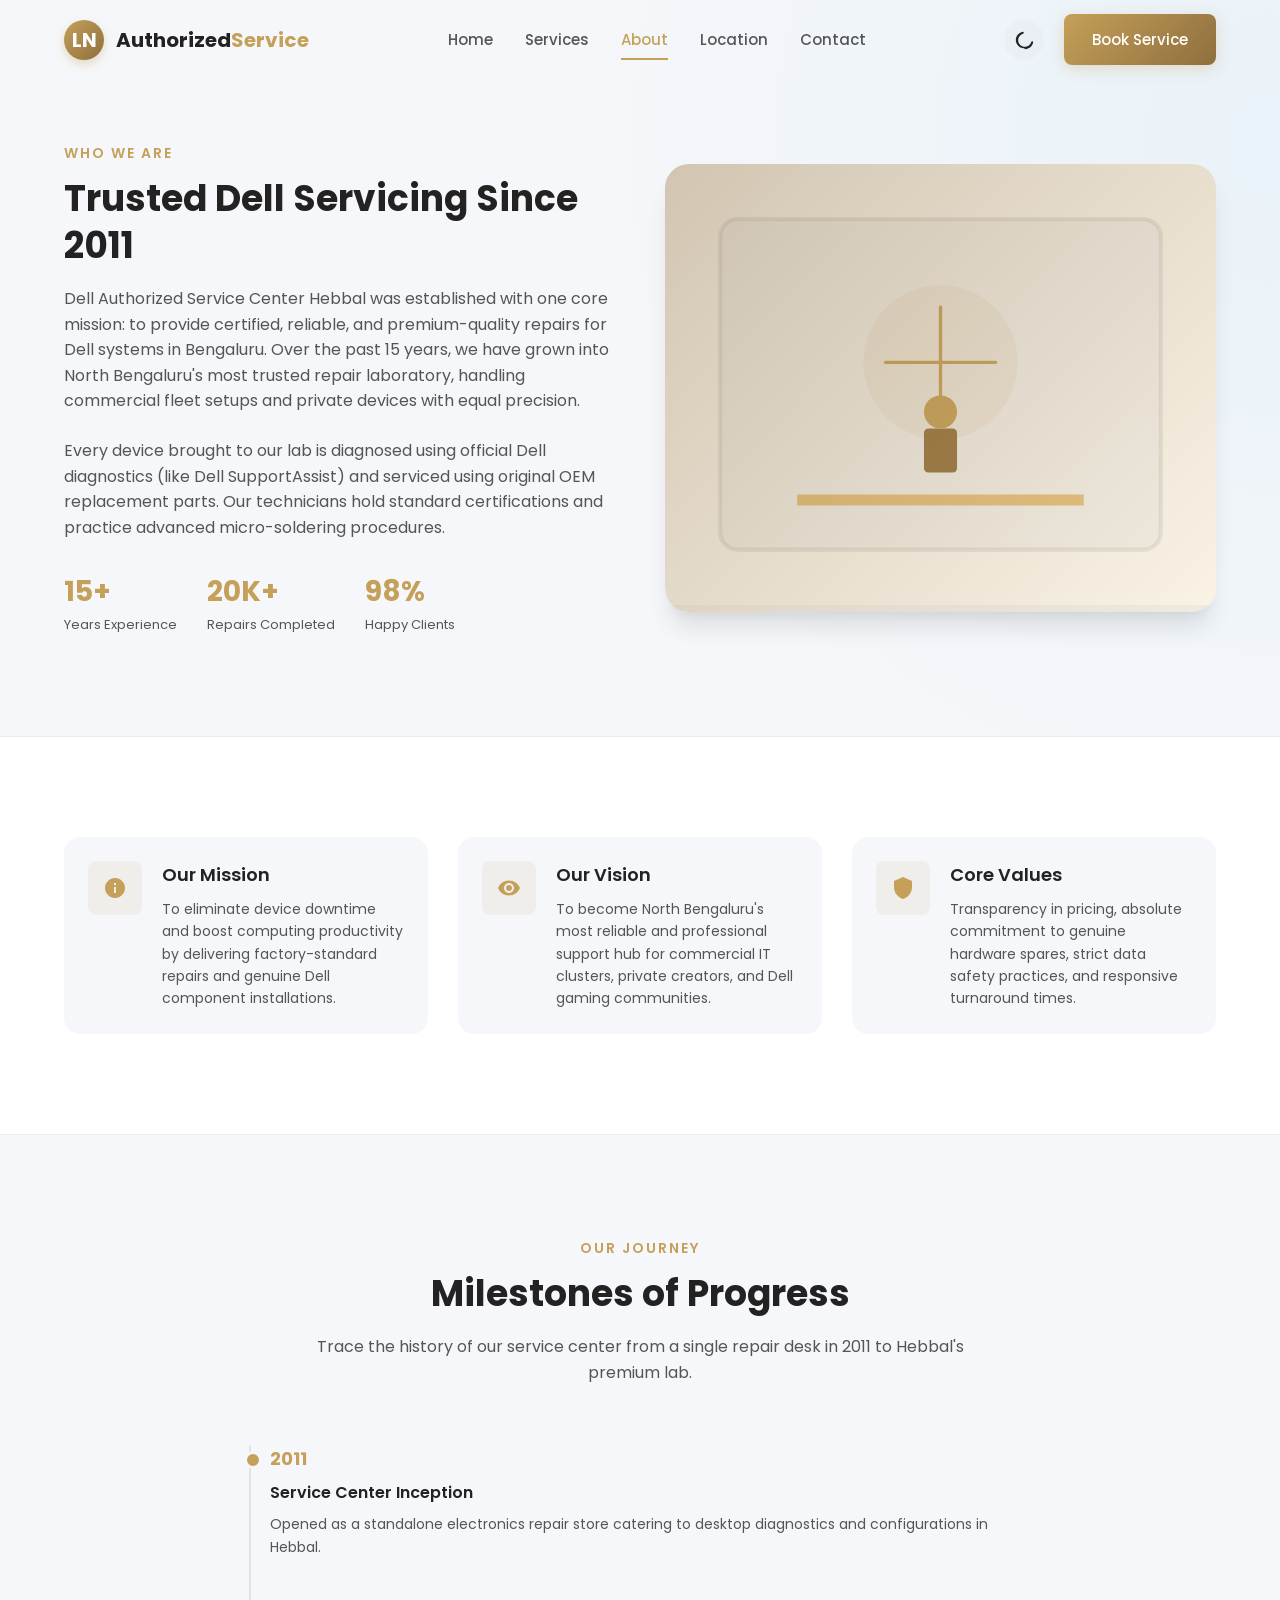
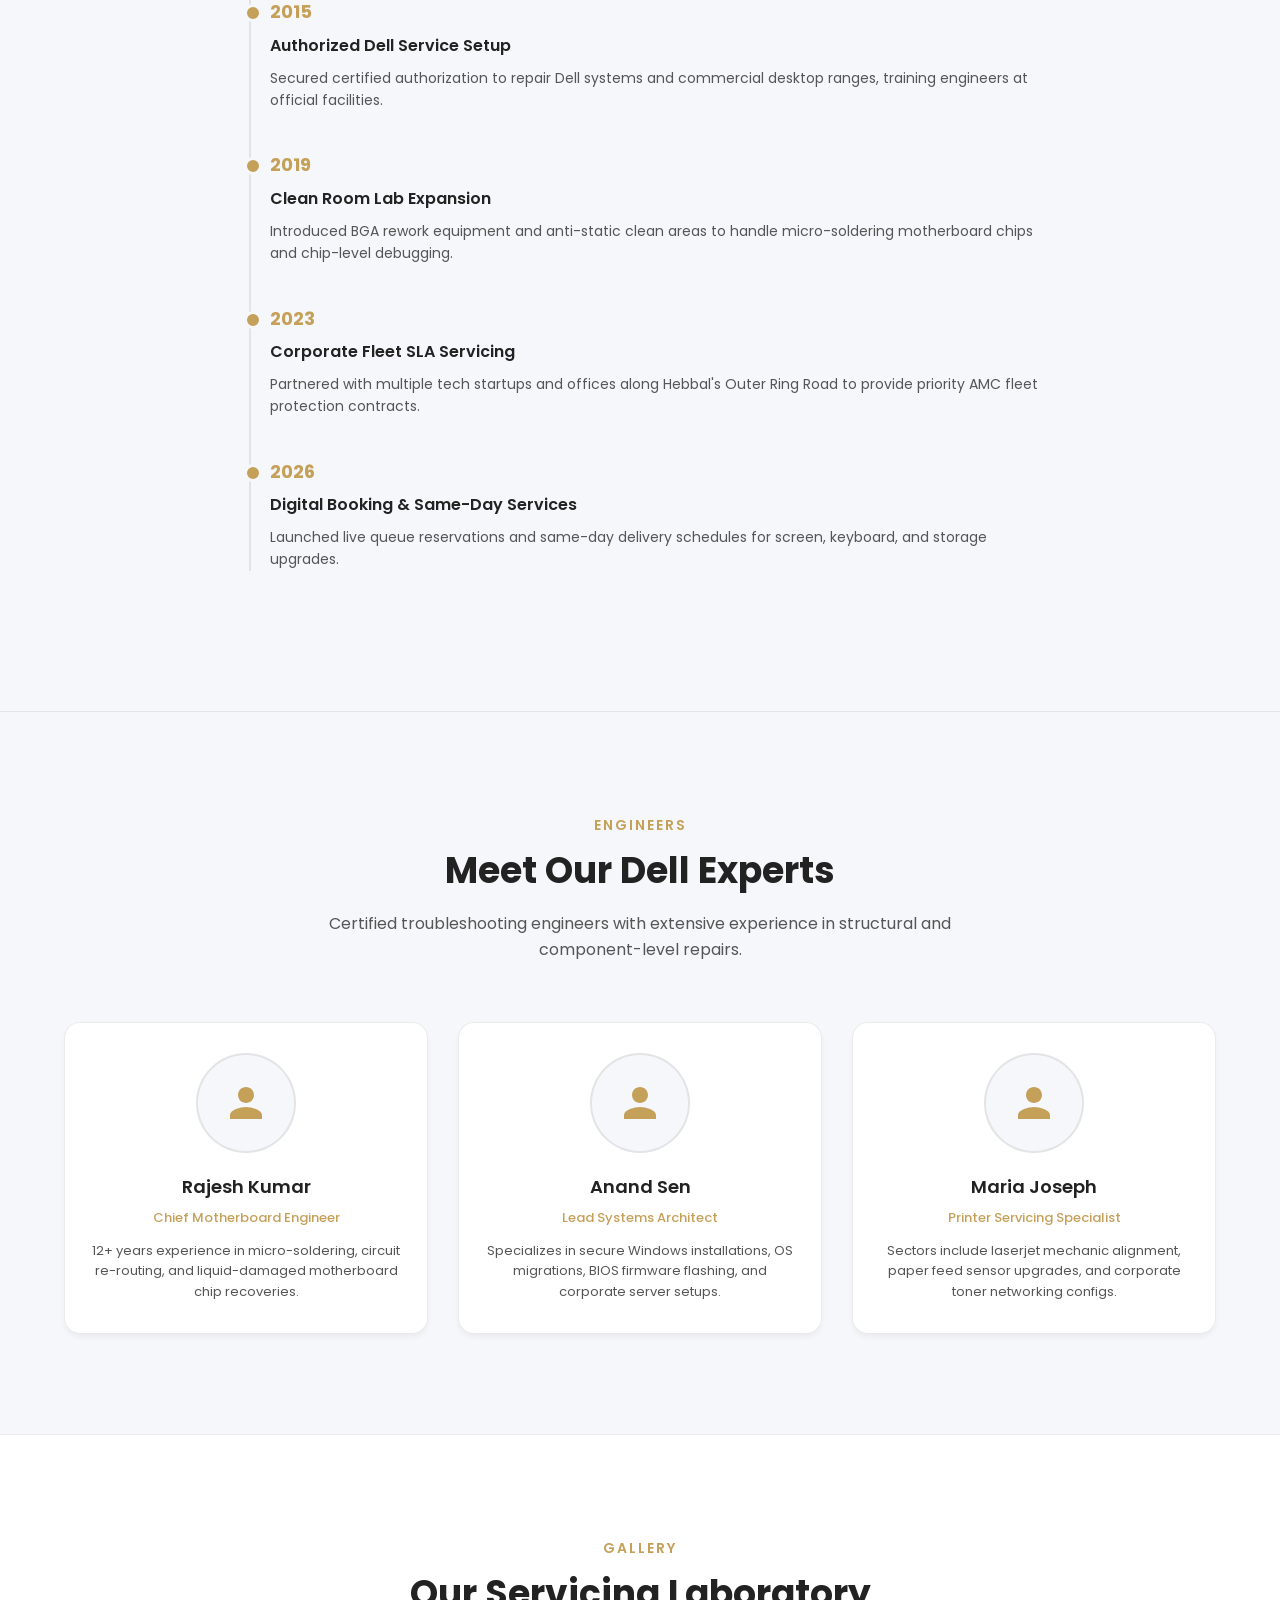
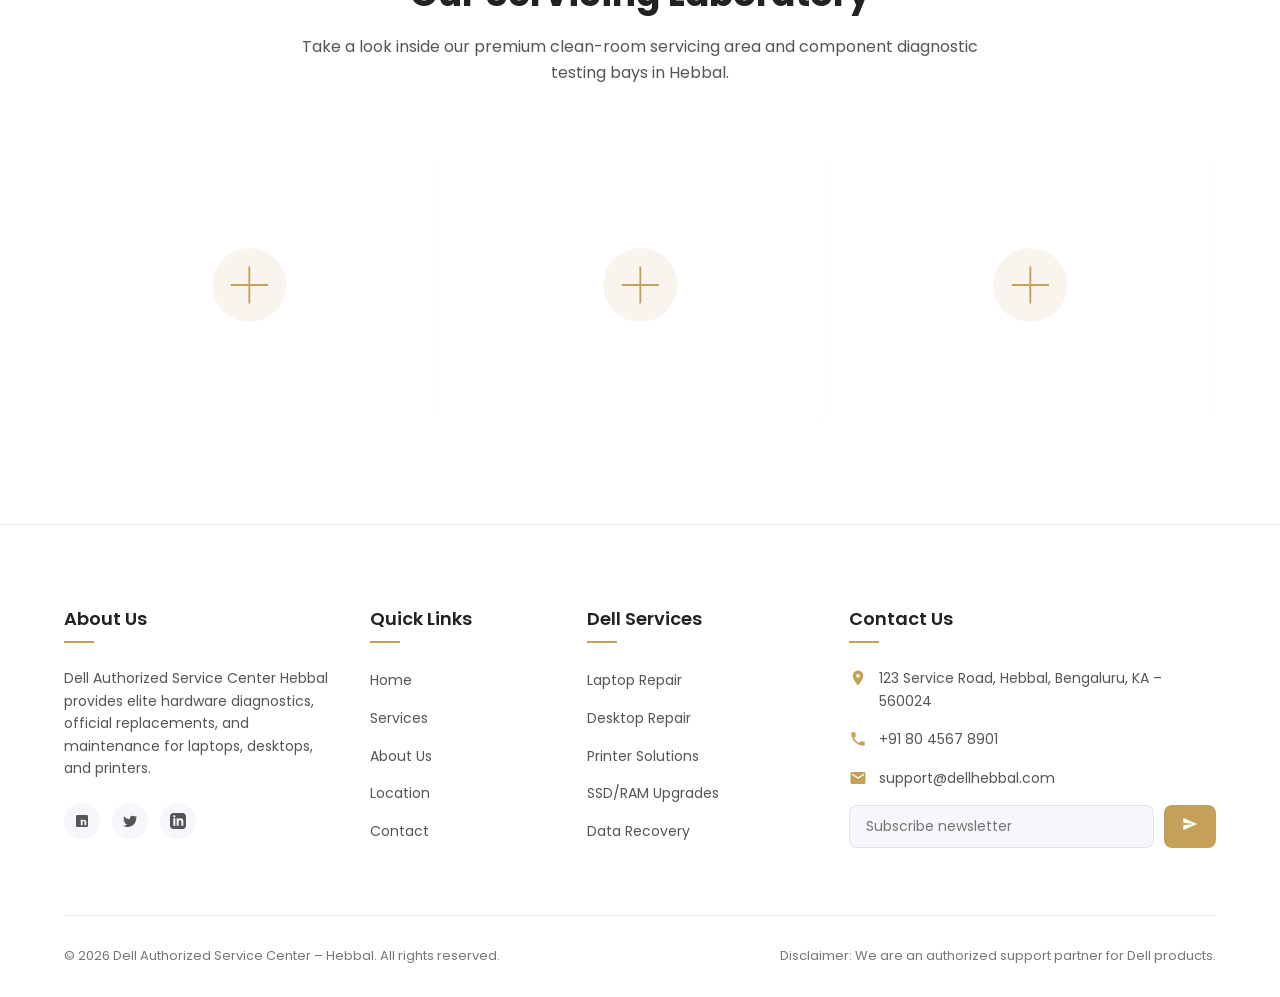
<file: about.html>
<!DOCTYPE html>
<html lang="en">
<head>
    <meta charset="UTF-8">
    <meta name="viewport" content="width=device-width, initial-scale=1.0">
    <meta name="description" content="Learn about Dell Authorized Service Center in Hebbal, Bengaluru. Our mission, values, timeline of achievements, and team of certified laptop, desktop, and printer technicians.">
    <meta name="keywords" content="About Dell Hebbal, Certified Technicians Bangalore, Chip Level Repair Specialists Karnataka">
    <title>About Us | Dell Authorized Service Center Hebbal</title>
    
    <!-- Open Graph Metadata -->
    <meta property="og:title" content="About Dell Service Center - Hebbal, Bengaluru">
    <meta property="og:description" content="Read our company timeline, mission statement, values, and bios of our certified hardware support technicians in Hebbal.">
    <meta property="og:type" content="website">
    <meta property="og:url" content="https://www.dellhebbal.com/about.html">
    
    <!-- Favicon -->
    <link rel="icon" type="image/svg+xml" href="data:image/svg+xml,%3Csvg xmlns='http://www.w3.org/2000/svg' viewBox='0 0 24 24' fill='%23C5A059'%3E%3Ccircle cx='12' cy='12' r='10'/%3E%3Cpath fill='%23fff' d='M10 7v10h6v-2h-4V7H10z'/%3E%3C/svg%3E">
    
    <!-- CSS Stylesheets -->
    <link rel="stylesheet" href="css/style.css">
    <link rel="stylesheet" href="css/animations.css">
    <link rel="stylesheet" href="css/responsive.css">
</head>
<body>

    <!-- LOADING SCREEN -->
    <div id="loader-screen">
        <div class="loader"></div>
    </div>

    <!-- NAVIGATION BAR -->
    <header class="header">
        <div class="container">
            <a href="index.html" class="logo">
                <div class="logo-icon">LN</div>
                <div class="logo-text">Authorized<span>Service</span></div>
            </a>
            
            <nav class="nav-menu">
                <a href="index.html" class="nav-link">Home</a>
                <a href="services.html" class="nav-link">Services</a>
                <a href="about.html" class="nav-link active">About</a>
                <a href="location.html" class="nav-link">Location</a>
                <a href="contact.html" class="nav-link">Contact</a>
            </nav>

            <div class="nav-actions">
                <button id="theme-toggle" class="theme-toggle-btn" aria-label="Toggle Theme">
                    <svg class="moon-icon" viewBox="0 0 24 24"><path d="M12.3 22h-.1c-5.5 0-10-4.5-10-10 0-4.8 3.5-8.9 8.2-9.8.6-.1 1.2.3 1.3.9.1.6-.2 1.2-.8 1.4-3.5 1-5.9 4.1-5.9 7.7 0 4.4 3.6 8 8 8 3.6 0 6.7-2.4 7.7-5.9.2-.6.8-.9 1.4-.8.6.1 1 .7.9 1.3-.9 4.7-5 8.2-9.8 8.2z"/></svg>
                    <svg class="sun-icon" viewBox="0 0 24 24"><path d="M12 7c-2.76 0-5 2.24-5 5s2.24 5 5 5 5-2.24 5-5-2.24-5-5-5zM2 13h2c.55 0 1-.45 1-1s-.45-1-1-1H2c-.55 0-1 .45-1 1s.45 1 1 1zm18 0h2c.55 0 1-.45 1-1s-.45-1-1-1h-2c-.55 0-1 .45-1 1s.45 1 1 1zM11 2v2c0 .55.45 1 1 1s1-.45 1-1V2c0-.55-.45-1-1-1s-1 .45-1 1zm0 18v2c0 .55.45 1 1 1s1-.45 1-1v-2c0-.55-.45-1-1-1s-1 .45-1 1zM5.99 4.58c-.39-.39-1.03-.39-1.41 0s-.39 1.03 0 1.41l1.06 1.06c.39.39 1.03.39 1.41 0s.39-1.03 0-1.41L5.99 4.58zm12.37 12.37c-.39-.39-1.03-.39-1.41 0s-.39 1.03 0 1.41l1.06 1.06c.39.39 1.03.39 1.41 0s.39-1.03 0-1.41l-1.06-1.06zm1.06-12.37c-.39-.39-1.03-.39-1.41 0l-1.06 1.06c-.39.39-.39 1.03 0 1.41s1.03.39 1.41 0l1.06-1.06c.39-.38.39-1.02 0-1.41zm-12.37 12.37c-.39-.39-1.03-.39-1.41 0l-1.06 1.06c-.39.39-.39 1.03 0 1.41s1.03.39 1.41 0l1.06-1.06c.39-.38.39-1.02 0-1.41z"/></svg>
                </button>
                <button class="btn btn-primary" onclick="openBookingModal()">Book Service</button>
                <button class="hamburger" aria-label="Menu">
                    <span></span>
                    <span></span>
                    <span></span>
                </button>
            </div>
        </div>
    </header>

    <!-- ABOUT HERO SECTION -->
    <section class="section" style="padding-top: calc(var(--header-height) + 60px); background: radial-gradient(circle at right 20%, rgba(0, 150, 214, 0.05) 0%, transparent 50%);">
        <div class="container">
            <div class="about-grid">
                <div class="about-content animate-on-scroll fade-left">
                    <span class="section-subtitle">Who We Are</span>
                    <h1 class="section-title">Trusted Dell Servicing Since 2011</h1>
                    <p class="hero-desc" style="font-size: 16px; margin-bottom: 24px;">Dell Authorized Service Center Hebbal was established with one core mission: to provide certified, reliable, and premium-quality repairs for Dell systems in Bengaluru. Over the past 15 years, we have grown into North Bengaluru's most trusted repair laboratory, handling commercial fleet setups and private devices with equal precision.</p>
                    <p class="hero-desc" style="font-size: 16px; margin-bottom: 30px;">Every device brought to our lab is diagnosed using official Dell diagnostics (like Dell SupportAssist) and serviced using original OEM replacement parts. Our technicians hold standard certifications and practice advanced micro-soldering procedures.</p>
                    
                    <div style="display: flex; gap: 30px;">
                        <div>
                            <h3 style="color: var(--primary); font-size: 28px; font-weight: 700;">15+</h3>
                            <p style="font-size: 13px; color: var(--text-secondary);">Years Experience</p>
                        </div>
                        <div>
                            <h3 style="color: var(--primary); font-size: 28px; font-weight: 700;">20K+</h3>
                            <p style="font-size: 13px; color: var(--text-secondary);">Repairs Completed</p>
                        </div>
                        <div>
                            <h3 style="color: var(--primary); font-size: 28px; font-weight: 700;">98%</h3>
                            <p style="font-size: 13px; color: var(--text-secondary);">Happy Clients</p>
                        </div>
                    </div>
                </div>
                
                <div class="about-img-frame animate-on-scroll fade-right">
                    <!-- High-quality SVG replacement illustration for About Graphic -->
                    <svg viewBox="0 0 500 400" fill="none" xmlns="http://www.w3.org/2000/svg" style="background-color: var(--bg-secondary);">
                        <rect x="50" y="50" width="400" height="300" rx="16" fill="var(--bg-primary)" stroke="var(--border-color)" stroke-width="4"/>
                        <circle cx="250" cy="180" r="70" fill="var(--primary)" fill-opacity="0.1"/>
                        <path d="M250 130v100M200 180h100" stroke="var(--primary)" stroke-width="3" stroke-linecap="round"/>
                        <!-- Mechanic elements -->
                        <rect x="235" y="240" width="30" height="40" rx="4" fill="var(--secondary)"/>
                        <circle cx="250" cy="225" r="15" fill="var(--primary)"/>
                        <path d="M120 300h260v10H120z" fill="var(--accent)"/>
                    </svg>
                </div>
            </div>
        </div>
    </section>

    <!-- MISSION, VISION, VALUES -->
    <section class="section" style="background-color: var(--bg-secondary); border-top: 1px solid var(--border-color); border-bottom: 1px solid var(--border-color);">
        <div class="container">
            <div class="why-grid">
                <!-- Mission -->
                <div class="why-card animate-on-scroll fade-up">
                    <div class="why-icon-container">
                        <svg viewBox="0 0 24 24"><path d="M12 2C6.48 2 2 6.48 2 12s4.48 10 10 10 10-4.48 10-10S17.52 2 12 2zm1 15h-2v-6h2v6zm0-8h-2V7h2v2z"/></svg>
                    </div>
                    <div class="why-info">
                        <h4>Our Mission</h4>
                        <p>To eliminate device downtime and boost computing productivity by delivering factory-standard repairs and genuine Dell component installations.</p>
                    </div>
                </div>

                <!-- Vision -->
                <div class="why-card animate-on-scroll fade-up delay-1">
                    <div class="why-icon-container">
                        <svg viewBox="0 0 24 24"><path d="M12 4.5C7 4.5 2.73 7.61 1 12c1.73 4.39 6 7.5 11 7.5s9.27-3.11 11-7.5c-1.73-4.39-6-7.5-11-7.5zM12 17c-2.76 0-5-2.24-5-5s2.24-5 5-5 5 2.24 5 5-2.24 5-5 5zm0-8c-1.66 0-3 1.34-3 3s1.34 3 3 3 3-1.34 3-3-1.34-3-3-3z"/></svg>
                    </div>
                    <div class="why-info">
                        <h4>Our Vision</h4>
                        <p>To become North Bengaluru's most reliable and professional support hub for commercial IT clusters, private creators, and Dell gaming communities.</p>
                    </div>
                </div>

                <!-- Core Values -->
                <div class="why-card animate-on-scroll fade-up delay-2">
                    <div class="why-icon-container">
                        <svg viewBox="0 0 24 24"><path d="M12 1L3 5v6c0 5.55 3.84 10.74 9 12 5.16-1.26 9-6.45 9-12V5l-9-4z"/></svg>
                    </div>
                    <div class="why-info">
                        <h4>Core Values</h4>
                        <p>Transparency in pricing, absolute commitment to genuine hardware spares, strict data safety practices, and responsive turnaround times.</p>
                    </div>
                </div>
            </div>
        </div>
    </section>

    <!-- TIMELINE OF MILESTONES -->
    <section class="section">
        <div class="container">
            <div class="section-header animate-on-scroll fade-up">
                <span class="section-subtitle">Our Journey</span>
                <h2 class="section-title">Milestones of Progress</h2>
                <p class="section-desc">Trace the history of our service center from a single repair desk in 2011 to Hebbal's premium lab.</p>
            </div>
            
            <div class="about-timeline animate-on-scroll fade-up">
                <!-- Event 1 -->
                <div class="timeline-event">
                    <div class="timeline-year">2011</div>
                    <h4 class="timeline-title">Service Center Inception</h4>
                    <p class="timeline-desc">Opened as a standalone electronics repair store catering to desktop diagnostics and configurations in Hebbal.</p>
                </div>

                <!-- Event 2 -->
                <div class="timeline-event">
                    <div class="timeline-year">2015</div>
                    <h4 class="timeline-title">Authorized Dell Service Setup</h4>
                    <p class="timeline-desc">Secured certified authorization to repair Dell systems and commercial desktop ranges, training engineers at official facilities.</p>
                </div>

                <!-- Event 3 -->
                <div class="timeline-event">
                    <div class="timeline-year">2019</div>
                    <h4 class="timeline-title">Clean Room Lab Expansion</h4>
                    <p class="timeline-desc">Introduced BGA rework equipment and anti-static clean areas to handle micro-soldering motherboard chips and chip-level debugging.</p>
                </div>

                <!-- Event 4 -->
                <div class="timeline-event">
                    <div class="timeline-year">2023</div>
                    <h4 class="timeline-title">Corporate Fleet SLA Servicing</h4>
                    <p class="timeline-desc">Partnered with multiple tech startups and offices along Hebbal's Outer Ring Road to provide priority AMC fleet protection contracts.</p>
                </div>

                <!-- Event 5 -->
                <div class="timeline-event">
                    <div class="timeline-year">2026</div>
                    <h4 class="timeline-title">Digital Booking & Same-Day Services</h4>
                    <p class="timeline-desc">Launched live queue reservations and same-day delivery schedules for screen, keyboard, and storage upgrades.</p>
                </div>
            </div>
        </div>
    </section>

    <!-- MEET THE EXPERTS -->
    <section class="section" style="background-color: var(--bg-primary); border-top: 1px solid var(--border-color);">
        <div class="container">
            <div class="section-header animate-on-scroll fade-up">
                <span class="section-subtitle">Engineers</span>
                <h2 class="section-title">Meet Our Dell Experts</h2>
                <p class="section-desc">Certified troubleshooting engineers with extensive experience in structural and component-level repairs.</p>
            </div>
            
            <div class="experts-grid">
                <!-- Expert 1 -->
                <div class="expert-card animate-on-scroll fade-up">
                    <div class="expert-avatar">
                        <svg viewBox="0 0 24 24"><path d="M12 12c2.21 0 4-1.79 4-4s-1.79-4-4-4-4 1.79-4 4 1.79 4 4 4zm0 2c-2.67 0-8 1.34-8 4v2h16v-2c0-2.66-5.33-4-8-4z"/></svg>
                    </div>
                    <h4 class="expert-name">Rajesh Kumar</h4>
                    <div class="expert-role">Chief Motherboard Engineer</div>
                    <p class="expert-bio">12+ years experience in micro-soldering, circuit re-routing, and liquid-damaged motherboard chip recoveries.</p>
                </div>

                <!-- Expert 2 -->
                <div class="expert-card animate-on-scroll fade-up delay-1">
                    <div class="expert-avatar">
                        <svg viewBox="0 0 24 24"><path d="M12 12c2.21 0 4-1.79 4-4s-1.79-4-4-4-4 1.79-4 4 1.79 4 4 4zm0 2c-2.67 0-8 1.34-8 4v2h16v-2c0-2.66-5.33-4-8-4z"/></svg>
                    </div>
                    <h4 class="expert-name">Anand Sen</h4>
                    <div class="expert-role">Lead Systems Architect</div>
                    <p class="expert-bio">Specializes in secure Windows installations, OS migrations, BIOS firmware flashing, and corporate server setups.</p>
                </div>

                <!-- Expert 3 -->
                <div class="expert-card animate-on-scroll fade-up delay-2">
                    <div class="expert-avatar">
                        <svg viewBox="0 0 24 24"><path d="M12 12c2.21 0 4-1.79 4-4s-1.79-4-4-4-4 1.79-4 4 1.79 4 4 4zm0 2c-2.67 0-8 1.34-8 4v2h16v-2c0-2.66-5.33-4-8-4z"/></svg>
                    </div>
                    <h4 class="expert-name">Maria Joseph</h4>
                    <div class="expert-role">Printer Servicing Specialist</div>
                    <p class="expert-bio">Sectors include laserjet mechanic alignment, paper feed sensor upgrades, and corporate toner networking configs.</p>
                </div>
            </div>
        </div>
    </section>

    <!-- GALLERY GRID -->
    <section class="section" style="background-color: var(--bg-secondary); border-top: 1px solid var(--border-color);">
        <div class="container">
            <div class="section-header animate-on-scroll fade-up">
                <span class="section-subtitle">Gallery</span>
                <h2 class="section-title">Our Servicing Laboratory</h2>
                <p class="section-desc">Take a look inside our premium clean-room servicing area and component diagnostic testing bays in Hebbal.</p>
            </div>
            
            <div class="gallery-grid">
                <!-- Gallery Item 1 -->
                <div class="gallery-item animate-on-scroll fade-up">
                    <svg width="100%" height="100%" viewBox="0 0 400 300" fill="none" xmlns="http://www.w3.org/2000/svg" style="background-color: var(--bg-primary);">
                        <rect width="100%" height="100%" fill="var(--bg-secondary)"/>
                        <circle cx="200" cy="150" r="40" fill="var(--primary)" fill-opacity="0.1"/>
                        <path d="M180 150h40M200 130v40" stroke="var(--primary)" stroke-width="2"/>
                    </svg>
                    <div class="gallery-overlay">Diagnostics Lab</div>
                </div>

                <!-- Gallery Item 2 -->
                <div class="gallery-item animate-on-scroll fade-up delay-1">
                    <svg width="100%" height="100%" viewBox="0 0 400 300" fill="none" xmlns="http://www.w3.org/2000/svg" style="background-color: var(--bg-primary);">
                        <rect width="100%" height="100%" fill="var(--bg-secondary)"/>
                        <circle cx="200" cy="150" r="40" fill="var(--primary)" fill-opacity="0.1"/>
                        <path d="M180 150h40M200 130v40" stroke="var(--primary)" stroke-width="2"/>
                    </svg>
                    <div class="gallery-overlay">BGA Rework Bay</div>
                </div>

                <!-- Gallery Item 3 -->
                <div class="gallery-item animate-on-scroll fade-up delay-2">
                    <svg width="100%" height="100%" viewBox="0 0 400 300" fill="none" xmlns="http://www.w3.org/2000/svg" style="background-color: var(--bg-primary);">
                        <rect width="100%" height="100%" fill="var(--bg-secondary)"/>
                        <circle cx="200" cy="150" r="40" fill="var(--primary)" fill-opacity="0.1"/>
                        <path d="M180 150h40M200 130v40" stroke="var(--primary)" stroke-width="2"/>
                    </svg>
                    <div class="gallery-overlay">Original Inventory Store</div>
                </div>
            </div>
        </div>
    </section>

    <!-- FOOTER -->
    <footer class="footer">
        <div class="container">
            <div class="footer-grid">
                <div class="footer-col footer-about">
                    <h4>About Us</h4>
                    <p>Dell Authorized Service Center Hebbal provides elite hardware diagnostics, official replacements, and maintenance for laptops, desktops, and printers.</p>
                    <div class="social-links">
                        <a href="#" class="social-link" aria-label="Facebook"><svg viewBox="0 0 24 24"><path d="M19 3a2 2 0 0 1 2 2v14a2 2 0 0 1-2 2H5a2 2 0 0 1-2-2V5a2 2 0 0 1 2-2h14m-.5 15.5v-5.3a3.26 3.26 0 0 0-3.26-3.26c-.85 0-1.84.52-2.32 1.3v-1.11h-2.79v8.37h2.79v-4.93c0-.77.62-1.4 1.39-1.4a1.4 1.4 0 0 1 1.4 1.4v4.93h2.79z"/></svg></a>
                        <a href="#" class="social-link" aria-label="Twitter"><svg viewBox="0 0 24 24"><path d="M22.46 6c-.77.35-1.6.58-2.46.69.88-.53 1.56-1.37 1.88-2.38-.83.5-1.75.85-2.72 1.05C18.37 4.5 17.26 4 16 4c-2.35 0-4.27 1.92-4.27 4.29 0 .34.04.67.11.98C8.28 9.09 5.11 7.38 3 4.79c-.37.63-.58 1.37-.58 2.15 0 1.49.75 2.81 1.91 3.56-.7 0-1.37-.2-1.95-.54v.05c0 2.08 1.48 3.82 3.44 4.21a4.22 4.22 0 0 1-1.93.07 4.28 4.28 0 0 0 4 2.98 8.58 8.58 0 0 1-5.33 1.84c-.34 0-.68-.02-1.02-.06C3.44 20.29 5.75 21 8.25 21 16.74 21 21.39 13.96 21.39 7.88c0-.2 0-.4-.01-.6.9-.65 1.68-1.47 2.3-2.4z"/></svg></a>
                        <a href="#" class="social-link" aria-label="LinkedIn"><svg viewBox="0 0 24 24"><path d="M19 0h-14c-2.761 0-5 2.239-5 5v14c0 2.761 2.239 5 5 5h14c2.762 0 5-2.239 5-5v-14c0-2.761-2.238-5-5-5zm-11 19h-3v-11h3v11zm-1.5-12.268c-.966 0-1.75-.79-1.75-1.764s.784-1.764 1.75-1.764 1.75.79 1.75 1.764-.783 1.764-1.75 1.764zm13.5 12.268h-3v-5.604c0-3.368-4-3.113-4 0v5.604h-3v-11h3v1.765c1.396-2.586 7-2.777 7 2.476v6.759z"/></svg></a>
                    </div>
                </div>
                
                <div class="footer-col footer-links">
                    <h4>Quick Links</h4>
                    <ul>
                        <li><a href="index.html">Home</a></li>
                        <li><a href="services.html">Services</a></li>
                        <li><a href="about.html">About Us</a></li>
                        <li><a href="location.html">Location</a></li>
                        <li><a href="contact.html">Contact</a></li>
                    </ul>
                </div>

                <div class="footer-col footer-links">
                    <h4 class="theme-colors-gold">Dell Services</h4>
                    <ul>
                        <li><a href="services.html">Laptop Repair</a></li>
                        <li><a href="services.html">Desktop Repair</a></li>
                        <li><a href="services.html">Printer Solutions</a></li>
                        <li><a href="services.html">SSD/RAM Upgrades</a></li>
                        <li><a href="services.html">Data Recovery</a></li>
                    </ul>
                </div>

                <div class="footer-col">
                    <h4>Contact Us</h4>
                    <ul class="contact-info-list">
                        <li>
                            <svg viewBox="0 0 24 24"><path d="M12 2C8.13 2 5 5.13 5 9c0 5.25 7 13 7 13s7-7.75 7-13c0-3.87-3.13-7-7-7zm0 9.5a2.5 2.5 0 0 1 0-5 2.5 2.5 0 0 1 0 5z"/></svg>
                            <span>123 Service Road, Hebbal, Bengaluru, KA – 560024</span>
                        </li>
                        <li>
                            <svg viewBox="0 0 24 24"><path d="M6.62 10.79a15.149 15.149 0 0 0 6.59 6.59l2.2-2.2c.27-.27.67-.36 1.02-.24 1.12.37 2.33.57 3.57.57.55 0 1 .45 1 1V20c0 .55-.45 1-1 1-9.39 0-17-7.61-17-17 0-.55.45-1 1-1h3.5c.55 0 1 .45 1 1 0 1.25.2 2.45.57 3.57.11.35.03.74-.25 1.02l-2.2 2.2z"/></svg>
                            <span>+91 80 4567 8901</span>
                        </li>
                        <li>
                            <svg viewBox="0 0 24 24"><path d="M20 4H4c-1.1 0-1.99.9-1.99 2L2 18c0 1.1.9 2 2 2h16c1.1 0 2-.9 2-2V6c0-1.1-.9-2-2-2zm0 4l-8 5-8-5V6l8 5 8-5v2z"/></svg>
                            <span>support@dellhebbal.com</span>
                        </li>
                    </ul>
                    <form class="newsletter-form">
                        <input type="email" placeholder="Subscribe newsletter" class="newsletter-input" required>
                        <button type="submit" class="newsletter-btn" aria-label="Subscribe">
                            <svg viewBox="0 0 24 24" width="16" height="16" fill="#fff"><path d="M2.01 21L23 12 2.01 3 2 10l15 2-15 2z"/></svg>
                        </button>
                    </form>
                </div>
            </div>
            
            <div class="footer-bottom">
                <p>&copy; 2026 Dell Authorized Service Center – Hebbal. All rights reserved.</p>
                <p>Disclaimer: We are an authorized support partner for Dell products.</p>
            </div>
        </div>
    </footer>

    <!-- BACK TO TOP BUTTON -->
    <div id="back-to-top" class="back-to-top" aria-label="Back to Top">
        <svg viewBox="0 0 24 24"><path d="M4 12l1.41 1.41L11 7.83V20h2V7.83l5.58 5.59L20 12l-8-8-8 8z"/></svg>
    </div>

    <!-- BOOK SERVICE MODAL -->
    <div id="booking-modal" class="modal-overlay">
        <div class="modal-card">
            <button class="modal-close-btn" aria-label="Close modal">&times;</button>
            <h3 class="modal-title">Book Dell Service Slot</h3>
            <p class="modal-subtitle">Fill in your information to reserve a priority repair timing slot.</p>
            
            <form id="modal-booking-form">
                <div class="form-group">
                    <label for="modal-name">Full Name</label>
                    <input type="text" id="modal-name" class="form-control" placeholder="Enter your name" required>
                </div>
                <div class="form-row">
                    <div class="form-group">
                        <label for="modal-phone">Mobile Number</label>
                        <input type="tel" id="modal-phone" class="form-control" placeholder="10-digit number" required>
                    </div>
                    <div class="form-group">
                        <label for="modal-email">Email Address</label>
                        <input type="email" id="modal-email" class="form-control" placeholder="yourname@domain.com" required>
                    </div>
                </div>
                <div class="form-group">
                    <label for="modal-device">Dell Device Category</label>
                    <select id="modal-device" class="form-control">
                        <option value="Laptop Repair">Dell Laptop</option>
                        <option value="Desktop Repair">Dell Desktop</option>
                        <option value="Printer Repair">Dell Printer</option>
                        <option value="SSD/RAM Upgrade">RAM/SSD Upgrade</option>
                        <option value="Motherboard Repair">Motherboard / Logic board</option>
                        <option value="Data Recovery">Data Recovery</option>
                    </select>
                </div>
                <div class="form-group">
                    <label for="modal-issue">Describe the Problem</label>
                    <textarea id="modal-issue" class="form-control" placeholder="Briefly explain what's wrong with your Dell device" required></textarea>
                </div>
                <button type="submit" class="btn btn-primary" style="width: 100%; justify-content: center; margin-top: 10px;">Submit Reservation</button>
            </form>
        </div>
    </div>

    <!-- Scripts -->
    <script src="js/script.js"></script>
</body>
</html>
</file>
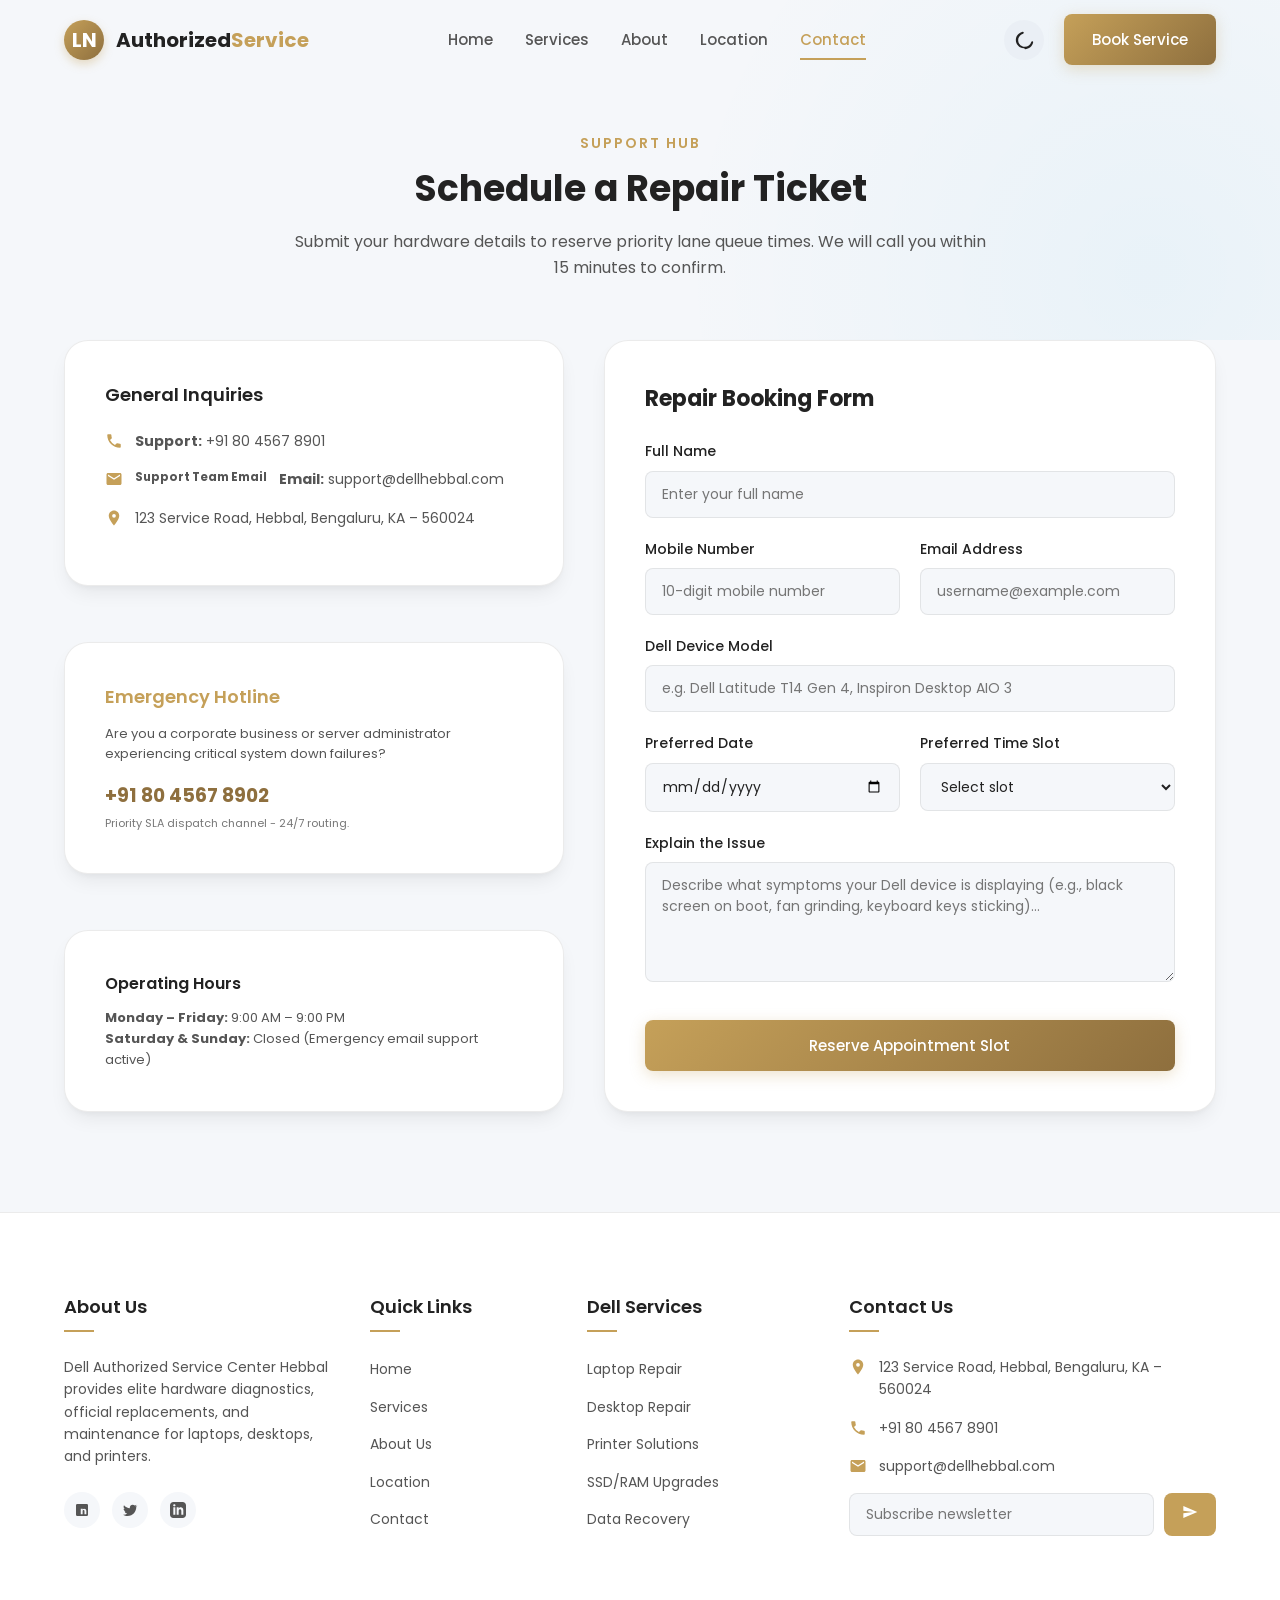
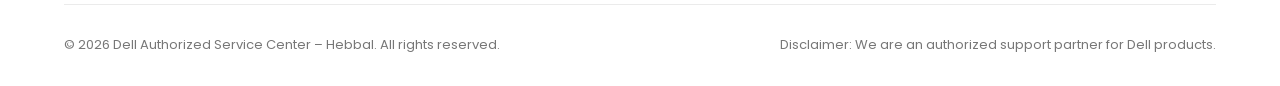
<file: contact.html>
<!DOCTYPE html>
<html lang="en">
<head>
    <meta charset="UTF-8">
    <meta name="viewport" content="width=device-width, initial-scale=1.0">
    <meta name="description" content="Get in touch with Dell Authorized Service Center in Hebbal, Bengaluru. Submit a repair request, reserve an appointment slot, or call our customer care hotline.">
    <meta name="keywords" content="Contact Dell Bangalore, Dell Customer Service Phone, Laptop Support Ticket Bengaluru, Printer Support Hebbal">
    <title>Contact Us | Dell Authorized Service Center Hebbal</title>
    
    <!-- Open Graph Metadata -->
    <meta property="og:title" content="Contact Dell Service Center - Hebbal, Bengaluru">
    <meta property="og:description" content="Schedule a priority repair slot or get in touch via email, phone, or WhatsApp for Dell devices in Hebbal.">
    <meta property="og:type" content="website">
    <meta property="og:url" content="https://www.dellhebbal.com/contact.html">
    
    <!-- Favicon -->
    <link rel="icon" type="image/svg+xml" href="data:image/svg+xml,%3Csvg xmlns='http://www.w3.org/2000/svg' viewBox='0 0 24 24' fill='%23C5A059'%3E%3Ccircle cx='12' cy='12' r='10'/%3E%3Cpath fill='%23fff' d='M10 7v10h6v-2h-4V7H10z'/%3E%3C/svg%3E">
    
    <!-- CSS Stylesheets -->
    <link rel="stylesheet" href="css/style.css">
    <link rel="stylesheet" href="css/animations.css">
    <link rel="stylesheet" href="css/responsive.css">
</head>
<body>

    <!-- LOADING SCREEN -->
    <div id="loader-screen">
        <div class="loader"></div>
    </div>

    <!-- NAVIGATION BAR -->
    <header class="header">
        <div class="container">
            <a href="index.html" class="logo">
                <div class="logo-icon">LN</div>
                <div class="logo-text">Authorized<span>Service</span></div>
            </a>
            
            <nav class="nav-menu">
                <a href="index.html" class="nav-link">Home</a>
                <a href="services.html" class="nav-link">Services</a>
                <a href="about.html" class="nav-link">About</a>
                <a href="location.html" class="nav-link">Location</a>
                <a href="contact.html" class="nav-link active">Contact</a>
            </nav>

            <div class="nav-actions">
                <button id="theme-toggle" class="theme-toggle-btn" aria-label="Toggle Theme">
                    <svg class="moon-icon" viewBox="0 0 24 24"><path d="M12.3 22h-.1c-5.5 0-10-4.5-10-10 0-4.8 3.5-8.9 8.2-9.8.6-.1 1.2.3 1.3.9.1.6-.2 1.2-.8 1.4-3.5 1-5.9 4.1-5.9 7.7 0 4.4 3.6 8 8 8 3.6 0 6.7-2.4 7.7-5.9.2-.6.8-.9 1.4-.8.6.1 1 .7.9 1.3-.9 4.7-5 8.2-9.8 8.2z"/></svg>
                    <svg class="sun-icon" viewBox="0 0 24 24"><path d="M12 7c-2.76 0-5 2.24-5 5s2.24 5 5 5 5-2.24 5-5-2.24-5-5-5zM2 13h2c.55 0 1-.45 1-1s-.45-1-1-1H2c-.55 0-1 .45-1 1s.45 1 1 1zm18 0h2c.55 0 1-.45 1-1s-.45-1-1-1h-2c-.55 0-1 .45-1 1s.45 1 1 1zM11 2v2c0 .55.45 1 1 1s1-.45 1-1V2c0-.55-.45-1-1-1s-1 .45-1 1zm0 18v2c0 .55.45 1 1 1s1-.45 1-1v-2c0-.55-.45-1-1-1s-1 .45-1 1zM5.99 4.58c-.39-.39-1.03-.39-1.41 0s-.39 1.03 0 1.41l1.06 1.06c.39.39 1.03.39 1.41 0s.39-1.03 0-1.41L5.99 4.58zm12.37 12.37c-.39-.39-1.03-.39-1.41 0s-.39 1.03 0 1.41l1.06 1.06c.39.39 1.03.39 1.41 0s.39-1.03 0-1.41l-1.06-1.06zm1.06-12.37c-.39-.39-1.03-.39-1.41 0l-1.06 1.06c-.39.39-.39 1.03 0 1.41s1.03.39 1.41 0l1.06-1.06c.39-.38.39-1.02 0-1.41zm-12.37 12.37c-.39-.39-1.03-.39-1.41 0l-1.06 1.06c-.39.39-.39 1.03 0 1.41s1.03.39 1.41 0l1.06-1.06c.39-.38.39-1.02 0-1.41z"/></svg>
                </button>
                <button class="btn btn-primary" onclick="openBookingModal()">Book Service</button>
                <button class="hamburger" aria-label="Menu">
                    <span></span>
                    <span></span>
                    <span></span>
                </button>
            </div>
        </div>
    </header>

    <!-- CONTACT BANNER -->
    <section class="section" style="padding-top: calc(var(--header-height) + 50px); padding-bottom: 40px; background: radial-gradient(circle at 90% 80%, rgba(0, 150, 214, 0.05) 0%, transparent 40%);">
        <div class="container">
            <div class="section-header animate-on-scroll fade-up" style="margin-bottom: 20px;">
                <span class="section-subtitle">Support Hub</span>
                <h1 class="section-title">Schedule a Repair Ticket</h1>
                <p class="section-desc">Submit your hardware details to reserve priority lane queue times. We will call you within 15 minutes to confirm.</p>
            </div>
        </div>
    </section>

    <!-- CONTACT DETAILS & FORM -->
    <section style="padding-bottom: 100px;">
        <div class="container">
            <div class="contact-grid">
                <!-- Info Left -->
                <div class="contact-details-box animate-on-scroll fade-left">
                    <div class="contact-card-wrapper" style="margin-bottom: 30px;">
                        <h4 style="font-size: 18px; font-weight: 600; margin-bottom: 20px;">General Inquiries</h4>
                        <ul class="contact-info-list" style="margin-bottom: 0;">
                            <li>
                                <svg viewBox="0 0 24 24"><path d="M6.62 10.79a15.149 15.149 0 0 0 6.59 6.59l2.2-2.2c.27-.27.67-.36 1.02-.24 1.12.37 2.33.57 3.57.57.55 0 1 .45 1 1V20c0 .55-.45 1-1 1-9.39 0-17-7.61-17-17 0-.55.45-1 1-1h3.5c.55 0 1 .45 1 1 0 1.25.2 2.45.57 3.57.11.35.03.74-.25 1.02l-2.2 2.2z"/></svg>
                                <span><strong>Support:</strong> +91 80 4567 8901</span>
                            </li>
                            <li>
                                <svg viewBox="0 0 24 24"><path d="M20 4H4c-1.1 0-1.99.9-1.99 2L2 18c0 1.1.9 2 2 2h16c1.1 0 2-.9 2-2V6c0-1.1-.9-2-2-2zm0 4l-8 5-8-5V6l8 5 8-5v2z"/></svg>
                                <h5>Support Team Email</h5>
                                <span><strong>Email:</strong> support@dellhebbal.com</span>
                            </li>
                            <li>
                                <svg viewBox="0 0 24 24"><path d="M12 2C8.13 2 5 5.13 5 9c0 5.25 7 13 7 13s7-7.75 7-13c0-3.87-3.13-7-7-7zm0 9.5a2.5 2.5 0 0 1 0-5 2.5 2.5 0 0 1 0 5z"/></svg>
                                <span>123 Service Road, Hebbal, Bengaluru, KA – 560024</span>
                            </li>
                        </ul>
                    </div>

                    <div class="contact-card-wrapper" style="margin-bottom: 30px;">
                        <h4 style="font-size: 18px; font-weight: 600; margin-bottom: 12px; color: var(--primary);">Emergency Hotline</h4>
                        <p style="font-size: 13px; color: var(--text-secondary); margin-bottom: 16px;">Are you a corporate business or server administrator experiencing critical system down failures?</p>
                        <h3 style="font-weight: 700; color: var(--secondary);">+91 80 4567 8902</h3>
                        <p style="font-size: 11px; color: var(--text-light); margin-top: 4px;">Priority SLA dispatch channel - 24/7 routing.</p>
                    </div>

                    <div class="contact-card-wrapper">
                        <h4 style="font-size: 16px; font-weight: 600; margin-bottom: 12px;">Operating Hours</h4>
                        <p style="font-size: 13px; color: var(--text-secondary);">
                            <strong>Monday – Friday:</strong> 9:00 AM – 9:00 PM<br>
                            <strong>Saturday & Sunday:</strong> Closed (Emergency email support active)
                        </p>
                    </div>
                </div>

                <!-- Form Right -->
                <div class="contact-card-wrapper animate-on-scroll fade-right">
                    <h3 style="font-size: 22px; font-weight: 700; margin-bottom: 24px;">Repair Booking Form</h3>
                    
                    <form id="dell-contact-form" novalidate>
                        <!-- Name -->
                        <div class="form-group">
                            <label for="contact-name">Full Name</label>
                            <input type="text" id="contact-name" class="form-control" placeholder="Enter your full name">
                            <span class="error-message"></span>
                        </div>

                        <!-- Phone & Email Row -->
                        <div class="form-row">
                            <div class="form-group">
                                <label for="contact-phone">Mobile Number</label>
                                <input type="tel" id="contact-phone" class="form-control" placeholder="10-digit mobile number">
                                <span class="error-message"></span>
                            </div>
                            <div class="form-group">
                                <label for="contact-email">Email Address</label>
                                <input type="email" id="contact-email" class="form-control" placeholder="username@example.com">
                                <span class="error-message"></span>
                            </div>
                        </div>

                        <!-- Model -->
                        <div class="form-group">
                            <label for="contact-model">Dell Device Model</label>
                            <input type="text" id="contact-model" class="form-control" placeholder="e.g. Dell Latitude T14 Gen 4, Inspiron Desktop AIO 3">
                            <span class="error-message"></span>
                        </div>

                        <!-- Date & Time Row -->
                        <div class="form-row">
                            <div class="form-group">
                                <label for="contact-date">Preferred Date</label>
                                <input type="date" id="contact-date" class="form-control">
                                <span class="error-message"></span>
                            </div>
                            <div class="form-group">
                                <label for="contact-time">Preferred Time Slot</label>
                                <select id="contact-time" class="form-control">
                                    <option value="">Select slot</option>
                                    <option value="09:00 AM - 12:00 PM">Morning (09:00 AM - 12:00 PM)</option>
                                    <option value="12:00 PM - 03:00 PM">Noon (12:00 PM - 03:00 PM)</option>
                                    <option value="03:00 PM - 06:00 PM">Afternoon (03:00 PM - 06:00 PM)</option>
                                    <option value="06:00 PM - 09:00 PM">Evening (06:00 PM - 09:00 PM)</option>
                                </select>
                                <span class="error-message"></span>
                            </div>
                        </div>

                        <!-- Issue -->
                        <div class="form-group">
                            <label for="contact-issue">Explain the Issue</label>
                            <textarea id="contact-issue" class="form-control" placeholder="Describe what symptoms your Dell device is displaying (e.g., black screen on boot, fan grinding, keyboard keys sticking)..."></textarea>
                            <span class="error-message"></span>
                        </div>

                        <button type="submit" class="btn btn-primary" style="width: 100%; justify-content: center; margin-top: 10px;">
                            Reserve Appointment Slot
                        </button>
                    </form>
                </div>
            </div>
        </div>
    </section>

    <!-- FOOTER -->
    <footer class="footer">
        <div class="container">
            <div class="footer-grid">
                <div class="footer-col footer-about">
                    <h4>About Us</h4>
                    <p>Dell Authorized Service Center Hebbal provides elite hardware diagnostics, official replacements, and maintenance for laptops, desktops, and printers.</p>
                    <div class="social-links">
                        <a href="#" class="social-link" aria-label="Facebook"><svg viewBox="0 0 24 24"><path d="M19 3a2 2 0 0 1 2 2v14a2 2 0 0 1-2 2H5a2 2 0 0 1-2-2V5a2 2 0 0 1 2-2h14m-.5 15.5v-5.3a3.26 3.26 0 0 0-3.26-3.26c-.85 0-1.84.52-2.32 1.3v-1.11h-2.79v8.37h2.79v-4.93c0-.77.62-1.4 1.39-1.4a1.4 1.4 0 0 1 1.4 1.4v4.93h2.79z"/></svg></a>
                        <a href="#" class="social-link" aria-label="Twitter"><svg viewBox="0 0 24 24"><path d="M22.46 6c-.77.35-1.6.58-2.46.69.88-.53 1.56-1.37 1.88-2.38-.83.5-1.75.85-2.72 1.05C18.37 4.5 17.26 4 16 4c-2.35 0-4.27 1.92-4.27 4.29 0 .34.04.67.11.98C8.28 9.09 5.11 7.38 3 4.79c-.37.63-.58 1.37-.58 2.15 0 1.49.75 2.81 1.91 3.56-.7 0-1.37-.2-1.95-.54v.05c0 2.08 1.48 3.82 3.44 4.21a4.22 4.22 0 0 1-1.93.07 4.28 4.28 0 0 0 4 2.98 8.58 8.58 0 0 1-5.33 1.84c-.34 0-.68-.02-1.02-.06C3.44 20.29 5.75 21 8.25 21 16.74 21 21.39 13.96 21.39 7.88c0-.2 0-.4-.01-.6.9-.65 1.68-1.47 2.3-2.4z"/></svg></a>
                        <a href="#" class="social-link" aria-label="LinkedIn"><svg viewBox="0 0 24 24"><path d="M19 0h-14c-2.761 0-5 2.239-5 5v14c0 2.761 2.239 5 5 5h14c2.762 0 5-2.239 5-5v-14c0-2.761-2.238-5-5-5zm-11 19h-3v-11h3v11zm-1.5-12.268c-.966 0-1.75-.79-1.75-1.764s.784-1.764 1.75-1.764 1.75.79 1.75 1.764-.783 1.764-1.75 1.764zm13.5 12.268h-3v-5.604c0-3.368-4-3.113-4 0v5.604h-3v-11h3v1.765c1.396-2.586 7-2.777 7 2.476v6.759z"/></svg></a>
                    </div>
                </div>
                
                <div class="footer-col footer-links">
                    <h4>Quick Links</h4>
                    <ul>
                        <li><a href="index.html">Home</a></li>
                        <li><a href="services.html">Services</a></li>
                        <li><a href="about.html">About Us</a></li>
                        <li><a href="location.html">Location</a></li>
                        <li><a href="contact.html">Contact</a></li>
                    </ul>
                </div>

                <div class="footer-col footer-links">
                    <h4>Dell Services</h4>
                    <ul>
                        <li><a href="services.html">Laptop Repair</a></li>
                        <li><a href="services.html">Desktop Repair</a></li>
                        <li><a href="services.html">Printer Solutions</a></li>
                        <li><a href="services.html">SSD/RAM Upgrades</a></li>
                        <li><a href="services.html">Data Recovery</a></li>
                    </ul>
                </div>

                <div class="footer-col">
                    <h4>Contact Us</h4>
                    <ul class="contact-info-list">
                        <li>
                            <svg viewBox="0 0 24 24"><path d="M12 2C8.13 2 5 5.13 5 9c0 5.25 7 13 7 13s7-7.75 7-13c0-3.87-3.13-7-7-7zm0 9.5a2.5 2.5 0 0 1 0-5 2.5 2.5 0 0 1 0 5z"/></svg>
                            <span>123 Service Road, Hebbal, Bengaluru, KA – 560024</span>
                        </li>
                        <li>
                            <svg viewBox="0 0 24 24"><path d="M6.62 10.79a15.149 15.149 0 0 0 6.59 6.59l2.2-2.2c.27-.27.67-.36 1.02-.24 1.12.37 2.33.57 3.57.57.55 0 1 .45 1 1V20c0 .55-.45 1-1 1-9.39 0-17-7.61-17-17 0-.55.45-1 1-1h3.5c.55 0 1 .45 1 1 0 1.25.2 2.45.57 3.57.11.35.03.74-.25 1.02l-2.2 2.2z"/></svg>
                            <span>+91 80 4567 8901</span>
                        </li>
                        <li>
                            <svg viewBox="0 0 24 24"><path d="M20 4H4c-1.1 0-1.99.9-1.99 2L2 18c0 1.1.9 2 2 2h16c1.1 0 2-.9 2-2V6c0-1.1-.9-2-2-2zm0 4l-8 5-8-5V6l8 5 8-5v2z"/></svg>
                            <span>support@dellhebbal.com</span>
                        </li>
                    </ul>
                    <form class="newsletter-form">
                        <input type="email" placeholder="Subscribe newsletter" class="newsletter-input" required>
                        <button type="submit" class="newsletter-btn" aria-label="Subscribe">
                            <svg viewBox="0 0 24 24" width="16" height="16" fill="#fff"><path d="M2.01 21L23 12 2.01 3 2 10l15 2-15 2z"/></svg>
                        </button>
                    </form>
                </div>
            </div>
            
            <div class="footer-bottom">
                <p>&copy; 2026 Dell Authorized Service Center – Hebbal. All rights reserved.</p>
                <p>Disclaimer: We are an authorized support partner for Dell products.</p>
            </div>
        </div>
    </footer>

    <!-- BACK TO TOP BUTTON -->
    <div id="back-to-top" class="back-to-top" aria-label="Back to Top">
        <svg viewBox="0 0 24 24"><path d="M4 12l1.41 1.41L11 7.83V20h2V7.83l5.58 5.59L20 12l-8-8-8 8z"/></svg>
    </div>

    <!-- BOOK SERVICE MODAL -->
    <div id="booking-modal" class="modal-overlay">
        <div class="modal-card">
            <button class="modal-close-btn" aria-label="Close modal">&times;</button>
            <h3 class="modal-title">Book Dell Service Slot</h3>
            <p class="modal-subtitle">Fill in your information to reserve a priority repair timing slot.</p>
            
            <form id="modal-booking-form">
                <div class="form-group">
                    <label for="modal-name">Full Name</label>
                    <input type="text" id="modal-name" class="form-control" placeholder="Enter your name" required>
                </div>
                <div class="form-row">
                    <div class="form-group">
                        <label for="modal-phone">Mobile Number</label>
                        <input type="tel" id="modal-phone" class="form-control" placeholder="10-digit number" required>
                    </div>
                    <div class="form-group">
                        <label for="modal-email">Email Address</label>
                        <input type="email" id="modal-email" class="form-control" placeholder="yourname@domain.com" required>
                    </div>
                </div>
                <div class="form-group">
                    <label for="modal-device">Dell Device Category</label>
                    <select id="modal-device" class="form-control">
                        <option value="Laptop Repair">Dell Laptop</option>
                        <option value="Desktop Repair">Dell Desktop</option>
                        <option value="Printer Repair">Dell Printer</option>
                        <option value="SSD/RAM Upgrade">RAM/SSD Upgrade</option>
                        <option value="Motherboard Repair">Motherboard / Logic board</option>
                        <option value="Data Recovery">Data Recovery</option>
                    </select>
                </div>
                <div class="form-group">
                    <label for="modal-issue">Describe the Problem</label>
                    <textarea id="modal-issue" class="form-control" placeholder="Briefly explain what's wrong with your Dell device" required></textarea>
                </div>
                <button type="submit" class="btn btn-primary" style="width: 100%; justify-content: center; margin-top: 10px;">Submit Reservation</button>
            </form>
        </div>
    </div>

    <!-- Scripts -->
    <script src="js/script.js"></script>
    <script src="js/contact.js"></script>
</body>
</html>
</file>
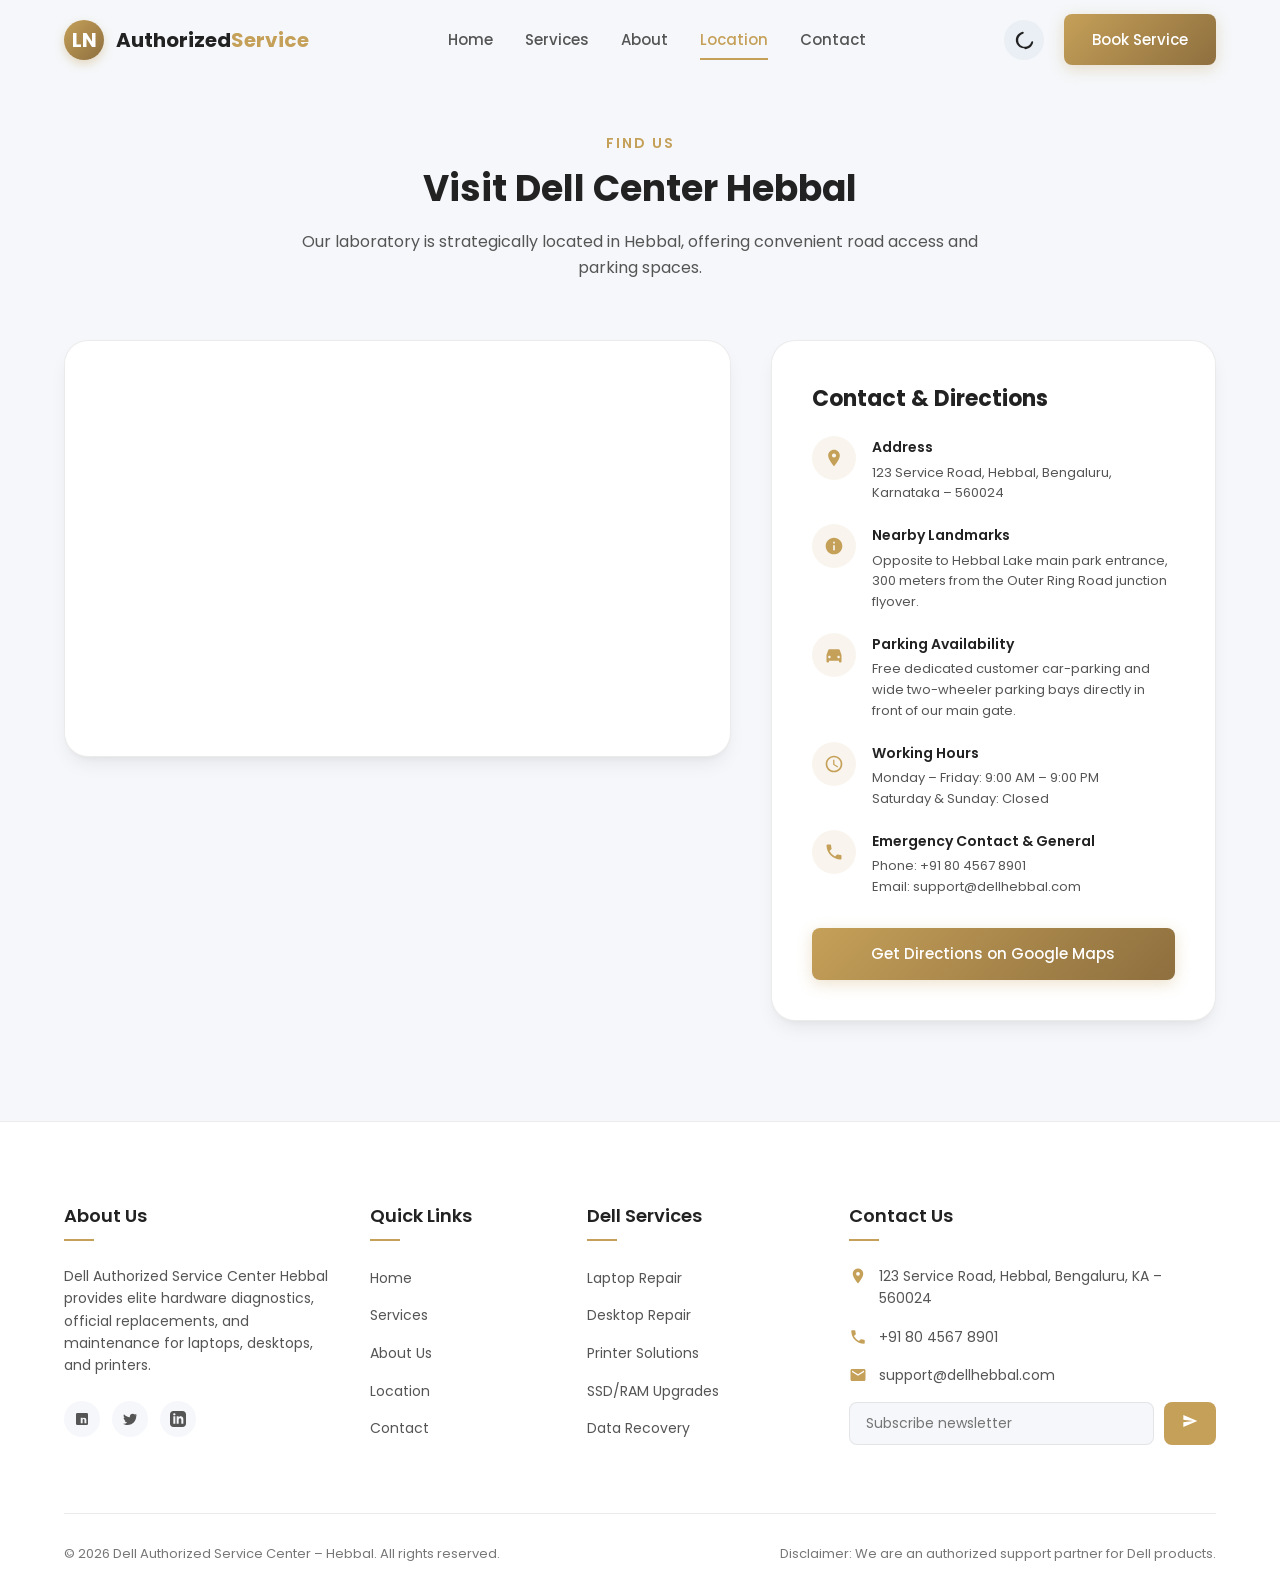
<file: location.html>
<!DOCTYPE html>
<html lang="en">
<head>
    <meta charset="UTF-8">
    <meta name="viewport" content="width=device-width, initial-scale=1.0">
    <meta name="description" content="Find the Dell Authorized Service Center in Hebbal, Bengaluru. Directions, nearby landmarks, parking availability details, and interactive map coordinate overlays.">
    <meta name="keywords" content="Dell Service Center Location Bangalore, Hebbal Electronics Repair Directions, Laptop Service Center Map Karnataka">
    <title>Location & Directions | Dell Authorized Service Center Hebbal</title>
    
    <!-- Open Graph Metadata -->
    <meta property="og:title" content="Location & Directions - Dell Hebbal">
    <meta property="og:description" content="Get directions to the Dell Authorized Service Center at 123 Service Road, Hebbal. Customer parking & landmark guides.">
    <meta property="og:type" content="website">
    <meta property="og:url" content="https://www.dellhebbal.com/location.html">
    
    <!-- Favicon -->
    <link rel="icon" type="image/svg+xml" href="data:image/svg+xml,%3Csvg xmlns='http://www.w3.org/2000/svg' viewBox='0 0 24 24' fill='%23C5A059'%3E%3Ccircle cx='12' cy='12' r='10'/%3E%3Cpath fill='%23fff' d='M10 7v10h6v-2h-4V7H10z'/%3E%3C/svg%3E">
    
    <!-- CSS Stylesheets -->
    <link rel="stylesheet" href="css/style.css">
    <link rel="stylesheet" href="css/animations.css">
    <link rel="stylesheet" href="css/responsive.css">
</head>
<body>

    <!-- LOADING SCREEN -->
    <div id="loader-screen">
        <div class="loader"></div>
    </div>

    <!-- NAVIGATION BAR -->
    <header class="header">
        <div class="container">
            <a href="index.html" class="logo">
                <div class="logo-icon">LN</div>
                <div class="logo-text">Authorized<span>Service</span></div>
            </a>
            
            <nav class="nav-menu">
                <a href="index.html" class="nav-link">Home</a>
                <a href="services.html" class="nav-link">Services</a>
                <a href="about.html" class="nav-link">About</a>
                <a href="location.html" class="nav-link active">Location</a>
                <a href="contact.html" class="nav-link">Contact</a>
            </nav>

            <div class="nav-actions">
                <button id="theme-toggle" class="theme-toggle-btn" aria-label="Toggle Theme">
                    <svg class="moon-icon" viewBox="0 0 24 24"><path d="M12.3 22h-.1c-5.5 0-10-4.5-10-10 0-4.8 3.5-8.9 8.2-9.8.6-.1 1.2.3 1.3.9.1.6-.2 1.2-.8 1.4-3.5 1-5.9 4.1-5.9 7.7 0 4.4 3.6 8 8 8 3.6 0 6.7-2.4 7.7-5.9.2-.6.8-.9 1.4-.8.6.1 1 .7.9 1.3-.9 4.7-5 8.2-9.8 8.2z"/></svg>
                    <svg class="sun-icon" viewBox="0 0 24 24"><path d="M12 7c-2.76 0-5 2.24-5 5s2.24 5 5 5 5-2.24 5-5-2.24-5-5-5zM2 13h2c.55 0 1-.45 1-1s-.45-1-1-1H2c-.55 0-1 .45-1 1s.45 1 1 1zm18 0h2c.55 0 1-.45 1-1s-.45-1-1-1h-2c-.55 0-1 .45-1 1s.45 1 1 1zM11 2v2c0 .55.45 1 1 1s1-.45 1-1V2c0-.55-.45-1-1-1s-1 .45-1 1zm0 18v2c0 .55.45 1 1 1s1-.45 1-1v-2c0-.55-.45-1-1-1s-1 .45-1 1zM5.99 4.58c-.39-.39-1.03-.39-1.41 0s-.39 1.03 0 1.41l1.06 1.06c.39.39 1.03.39 1.41 0s.39-1.03 0-1.41L5.99 4.58zm12.37 12.37c-.39-.39-1.03-.39-1.41 0s-.39 1.03 0 1.41l1.06 1.06c.39.39 1.03.39 1.41 0s.39-1.03 0-1.41l-1.06-1.06zm1.06-12.37c-.39-.39-1.03-.39-1.41 0l-1.06 1.06c-.39.39-.39 1.03 0 1.41s1.03.39 1.41 0l1.06-1.06c.39-.38.39-1.02 0-1.41zm-12.37 12.37c-.39-.39-1.03-.39-1.41 0l-1.06 1.06c-.39.39-.39 1.03 0 1.41s1.03.39 1.41 0l1.06-1.06c.39-.38.39-1.02 0-1.41z"/></svg>
                </button>
                <button class="btn btn-primary" onclick="openBookingModal()">Book Service</button>
                <button class="hamburger" aria-label="Menu">
                    <span></span>
                    <span></span>
                    <span></span>
                </button>
            </div>
        </div>
    </header>

    <!-- LOCATION PAGE CONTENT -->
    <section class="section" style="padding-top: calc(var(--header-height) + 50px);">
        <div class="container">
            <div class="section-header animate-on-scroll fade-up">
                <span class="section-subtitle">Find Us</span>
                <h1 class="section-title">Visit Dell Center Hebbal</h1>
                <p class="section-desc">Our laboratory is strategically located in Hebbal, offering convenient road access and parking spaces.</p>
            </div>
            
            <div class="location-grid">
                <!-- Map Left Panel -->
                <div class="map-card animate-on-scroll fade-left">
                    <!-- OpenStreetMap Live Iframe Embed -->
                    <iframe src="https://www.openstreetmap.org/export/embed.html?bbox=77.5800%2C13.0200%2C77.6100%2C13.0500&amp;layer=mapnik&amp;marker=13.0350%2C77.5970" aria-label="OpenStreetMap Interactive Map of Hebbal, Bengaluru"></iframe>
                </div>

                <!-- Info Right Panel -->
                <div class="location-info-card animate-on-scroll fade-right">
                    <h3>Contact & Directions</h3>
                    
                    <div class="details-grid">
                        <!-- Address -->
                        <div class="details-row">
                            <div class="details-icon">
                                <svg viewBox="0 0 24 24"><path d="M12 2C8.13 2 5 5.13 5 9c0 5.25 7 13 7 13s7-7.75 7-13c0-3.87-3.13-7-7-7zm0 9.5a2.5 2.5 0 0 1 0-5 2.5 2.5 0 0 1 0 5z"/></svg>
                            </div>
                            <div class="details-content">
                                <h5>Address</h5>
                                <p>123 Service Road, Hebbal, Bengaluru, Karnataka – 560024</p>
                            </div>
                        </div>

                        <!-- Landmarks -->
                        <div class="details-row">
                            <div class="details-icon">
                                <svg viewBox="0 0 24 24"><path d="M12 2C6.48 2 2 6.48 2 12s4.48 10 10 10 10-4.48 10-10S17.52 2 12 2zm1 15h-2v-6h2v6zm0-8h-2V7h2v2z"/></svg>
                            </div>
                            <div class="details-content">
                                <h5>Nearby Landmarks</h5>
                                <p>Opposite to Hebbal Lake main park entrance, 300 meters from the Outer Ring Road junction flyover.</p>
                            </div>
                        </div>

                        <!-- Parking -->
                        <div class="details-row">
                            <div class="details-icon">
                                <svg viewBox="0 0 24 24"><path d="M18.92 6.01C18.72 5.42 18.16 5 17.5 5h-11c-.66 0-1.21.42-1.42 1.01L3 12v8c0 .55.45 1 1 1h1c.55 0 1-.45 1-1v-1h12v1c0 .55.45 1 1 1h1c.55 0 1-.45 1-1v-8l-2.08-5.99zM6.5 16c-.83 0-1.5-.67-1.5-1.5S5.67 13 6.5 13s1.5.67 1.5 1.5S7.33 16 6.5 16zm11 0c-.83 0-1.5-.67-1.5-1.5s.67-1.5 1.5-1.5 1.5.67 1.5 1.5-.67 1.5-1.5 1.5z"/></svg>
                            </div>
                            <div class="details-content">
                                <h5>Parking Availability</h5>
                                <p>Free dedicated customer car-parking and wide two-wheeler parking bays directly in front of our main gate.</p>
                            </div>
                        </div>

                        <!-- Working Hours -->
                        <div class="details-row">
                            <div class="details-icon">
                                <svg viewBox="0 0 24 24"><path d="M11.99 2C6.47 2 2 6.48 2 12s4.47 10 9.99 10C17.52 22 22 17.52 22 12S17.52 2 11.99 2zM12 20c-4.42 0-8-3.58-8-8s3.58-8 8-8 8 3.58 8 8-3.58 8-8 8zm.5-13H11v6l5.25 3.15.75-1.23-4.5-2.67z"/></svg>
                            </div>
                            <div class="details-content">
                                <h5>Working Hours</h5>
                                <p>Monday – Friday: 9:00 AM – 9:00 PM<br>Saturday & Sunday: Closed</p>
                            </div>
                        </div>

                        <!-- Contact Details -->
                        <div class="details-row">
                            <div class="details-icon">
                                <svg viewBox="0 0 24 24"><path d="M6.62 10.79a15.149 15.149 0 0 0 6.59 6.59l2.2-2.2c.27-.27.67-.36 1.02-.24 1.12.37 2.33.57 3.57.57.55 0 1 .45 1 1V20c0 .55-.45 1-1 1-9.39 0-17-7.61-17-17 0-.55.45-1 1-1h3.5c.55 0 1 .45 1 1 0 1.25.2 2.45.57 3.57.11.35.03.74-.25 1.02l-2.2 2.2z"/></svg>
                            </div>
                            <div class="details-content">
                                <h5>Emergency Contact & General</h5>
                                <p>Phone: +91 80 4567 8901<br>Email: support@dellhebbal.com</p>
                            </div>
                        </div>
                    </div>
                    
                    <a href="https://maps.google.com/?q=Hebbal+Bengaluru+Karnataka" target="_blank" class="btn btn-primary" style="width: 100%; justify-content: center; margin-top: 30px;">
                        Get Directions on Google Maps
                    </a>
                </div>
            </div>
        </div>
    </section>

    <!-- FOOTER -->
    <footer class="footer">
        <div class="container">
            <div class="footer-grid">
                <div class="footer-col footer-about">
                    <h4>About Us</h4>
                    <p>Dell Authorized Service Center Hebbal provides elite hardware diagnostics, official replacements, and maintenance for laptops, desktops, and printers.</p>
                    <div class="social-links">
                        <a href="#" class="social-link" aria-label="Facebook"><svg viewBox="0 0 24 24"><path d="M19 3a2 2 0 0 1 2 2v14a2 2 0 0 1-2 2H5a2 2 0 0 1-2-2V5a2 2 0 0 1 2-2h14m-.5 15.5v-5.3a3.26 3.26 0 0 0-3.26-3.26c-.85 0-1.84.52-2.32 1.3v-1.11h-2.79v8.37h2.79v-4.93c0-.77.62-1.4 1.39-1.4a1.4 1.4 0 0 1 1.4 1.4v4.93h2.79z"/></svg></a>
                        <a href="#" class="social-link" aria-label="Twitter"><svg viewBox="0 0 24 24"><path d="M22.46 6c-.77.35-1.6.58-2.46.69.88-.53 1.56-1.37 1.88-2.38-.83.5-1.75.85-2.72 1.05C18.37 4.5 17.26 4 16 4c-2.35 0-4.27 1.92-4.27 4.29 0 .34.04.67.11.98C8.28 9.09 5.11 7.38 3 4.79c-.37.63-.58 1.37-.58 2.15 0 1.49.75 2.81 1.91 3.56-.7 0-1.37-.2-1.95-.54v.05c0 2.08 1.48 3.82 3.44 4.21a4.22 4.22 0 0 1-1.93.07 4.28 4.28 0 0 0 4 2.98 8.58 8.58 0 0 1-5.33 1.84c-.34 0-.68-.02-1.02-.06C3.44 20.29 5.75 21 8.25 21 16.74 21 21.39 13.96 21.39 7.88c0-.2 0-.4-.01-.6.9-.65 1.68-1.47 2.3-2.4z"/></svg></a>
                        <a href="#" class="social-link" aria-label="LinkedIn"><svg viewBox="0 0 24 24"><path d="M19 0h-14c-2.761 0-5 2.239-5 5v14c0 2.761 2.239 5 5 5h14c2.762 0 5-2.239 5-5v-14c0-2.761-2.238-5-5-5zm-11 19h-3v-11h3v11zm-1.5-12.268c-.966 0-1.75-.79-1.75-1.764s.784-1.764 1.75-1.764 1.75.79 1.75 1.764-.783 1.764-1.75 1.764zm13.5 12.268h-3v-5.604c0-3.368-4-3.113-4 0v5.604h-3v-11h3v1.765c1.396-2.586 7-2.777 7 2.476v6.759z"/></svg></a>
                    </div>
                </div>
                
                <div class="footer-col footer-links">
                    <h4>Quick Links</h4>
                    <ul>
                        <li><a href="index.html">Home</a></li>
                        <li><a href="services.html">Services</a></li>
                        <li><a href="about.html">About Us</a></li>
                        <li><a href="location.html">Location</a></li>
                        <li><a href="contact.html">Contact</a></li>
                    </ul>
                </div>

                <div class="footer-col footer-links">
                    <h4>Dell Services</h4>
                    <ul>
                        <li><a href="services.html">Laptop Repair</a></li>
                        <li><a href="services.html">Desktop Repair</a></li>
                        <li><a href="services.html">Printer Solutions</a></li>
                        <li><a href="services.html">SSD/RAM Upgrades</a></li>
                        <li><a href="services.html">Data Recovery</a></li>
                    </ul>
                </div>

                <div class="footer-col">
                    <h4>Contact Us</h4>
                    <ul class="contact-info-list">
                        <li>
                            <svg viewBox="0 0 24 24"><path d="M12 2C8.13 2 5 5.13 5 9c0 5.25 7 13 7 13s7-7.75 7-13c0-3.87-3.13-7-7-7zm0 9.5a2.5 2.5 0 0 1 0-5 2.5 2.5 0 0 1 0 5z"/></svg>
                            <span>123 Service Road, Hebbal, Bengaluru, KA – 560024</span>
                        </li>
                        <li>
                            <svg viewBox="0 0 24 24"><path d="M6.62 10.79a15.149 15.149 0 0 0 6.59 6.59l2.2-2.2c.27-.27.67-.36 1.02-.24 1.12.37 2.33.57 3.57.57.55 0 1 .45 1 1V20c0 .55-.45 1-1 1-9.39 0-17-7.61-17-17 0-.55.45-1 1-1h3.5c.55 0 1 .45 1 1 0 1.25.2 2.45.57 3.57.11.35.03.74-.25 1.02l-2.2 2.2z"/></svg>
                            <span>+91 80 4567 8901</span>
                        </li>
                        <li>
                            <svg viewBox="0 0 24 24"><path d="M20 4H4c-1.1 0-1.99.9-1.99 2L2 18c0 1.1.9 2 2 2h16c1.1 0 2-.9 2-2V6c0-1.1-.9-2-2-2zm0 4l-8 5-8-5V6l8 5 8-5v2z"/></svg>
                            <span>support@dellhebbal.com</span>
                        </li>
                    </ul>
                    <form class="newsletter-form">
                        <input type="email" placeholder="Subscribe newsletter" class="newsletter-input" required>
                        <button type="submit" class="newsletter-btn" aria-label="Subscribe">
                            <svg viewBox="0 0 24 24" width="16" height="16" fill="#fff"><path d="M2.01 21L23 12 2.01 3 2 10l15 2-15 2z"/></svg>
                        </button>
                    </form>
                </div>
            </div>
            
            <div class="footer-bottom">
                <p>&copy; 2026 Dell Authorized Service Center – Hebbal. All rights reserved.</p>
                <p>Disclaimer: We are an authorized support partner for Dell products.</p>
            </div>
        </div>
    </footer>

    <!-- BACK TO TOP BUTTON -->
    <div id="back-to-top" class="back-to-top" aria-label="Back to Top">
        <svg viewBox="0 0 24 24"><path d="M4 12l1.41 1.41L11 7.83V20h2V7.83l5.58 5.59L20 12l-8-8-8 8z"/></svg>
    </div>

    <!-- BOOK SERVICE MODAL -->
    <div id="booking-modal" class="modal-overlay">
        <div class="modal-card">
            <button class="modal-close-btn" aria-label="Close modal">&times;</button>
            <h3 class="modal-title">Book Dell Service Slot</h3>
            <p class="modal-subtitle">Fill in your information to reserve a priority repair timing slot.</p>
            
            <form id="modal-booking-form">
                <div class="form-group">
                    <label for="modal-name">Full Name</label>
                    <input type="text" id="modal-name" class="form-control" placeholder="Enter your name" required>
                </div>
                <div class="form-row">
                    <div class="form-group">
                        <label for="modal-phone">Mobile Number</label>
                        <input type="tel" id="modal-phone" class="form-control" placeholder="10-digit number" required>
                    </div>
                    <div class="form-group">
                        <label for="modal-email">Email Address</label>
                        <input type="email" id="modal-email" class="form-control" placeholder="yourname@domain.com" required>
                    </div>
                </div>
                <div class="form-group">
                    <label for="modal-device">Dell Device Category</label>
                    <select id="modal-device" class="form-control">
                        <option value="Laptop Repair">Dell Laptop</option>
                        <option value="Desktop Repair">Dell Desktop</option>
                        <option value="Printer Repair">Dell Printer</option>
                        <option value="SSD/RAM Upgrade">RAM/SSD Upgrade</option>
                        <option value="Motherboard Repair">Motherboard / Logic board</option>
                        <option value="Data Recovery">Data Recovery</option>
                    </select>
                </div>
                <div class="form-group">
                    <label for="modal-issue">Describe the Problem</label>
                    <textarea id="modal-issue" class="form-control" placeholder="Briefly explain what's wrong with your Dell device" required></textarea>
                </div>
                <button type="submit" class="btn btn-primary" style="width: 100%; justify-content: center; margin-top: 10px;">Submit Reservation</button>
            </form>
        </div>
    </div>

    <!-- Scripts -->
    <script src="js/script.js"></script>
</body>
</html>
</file>
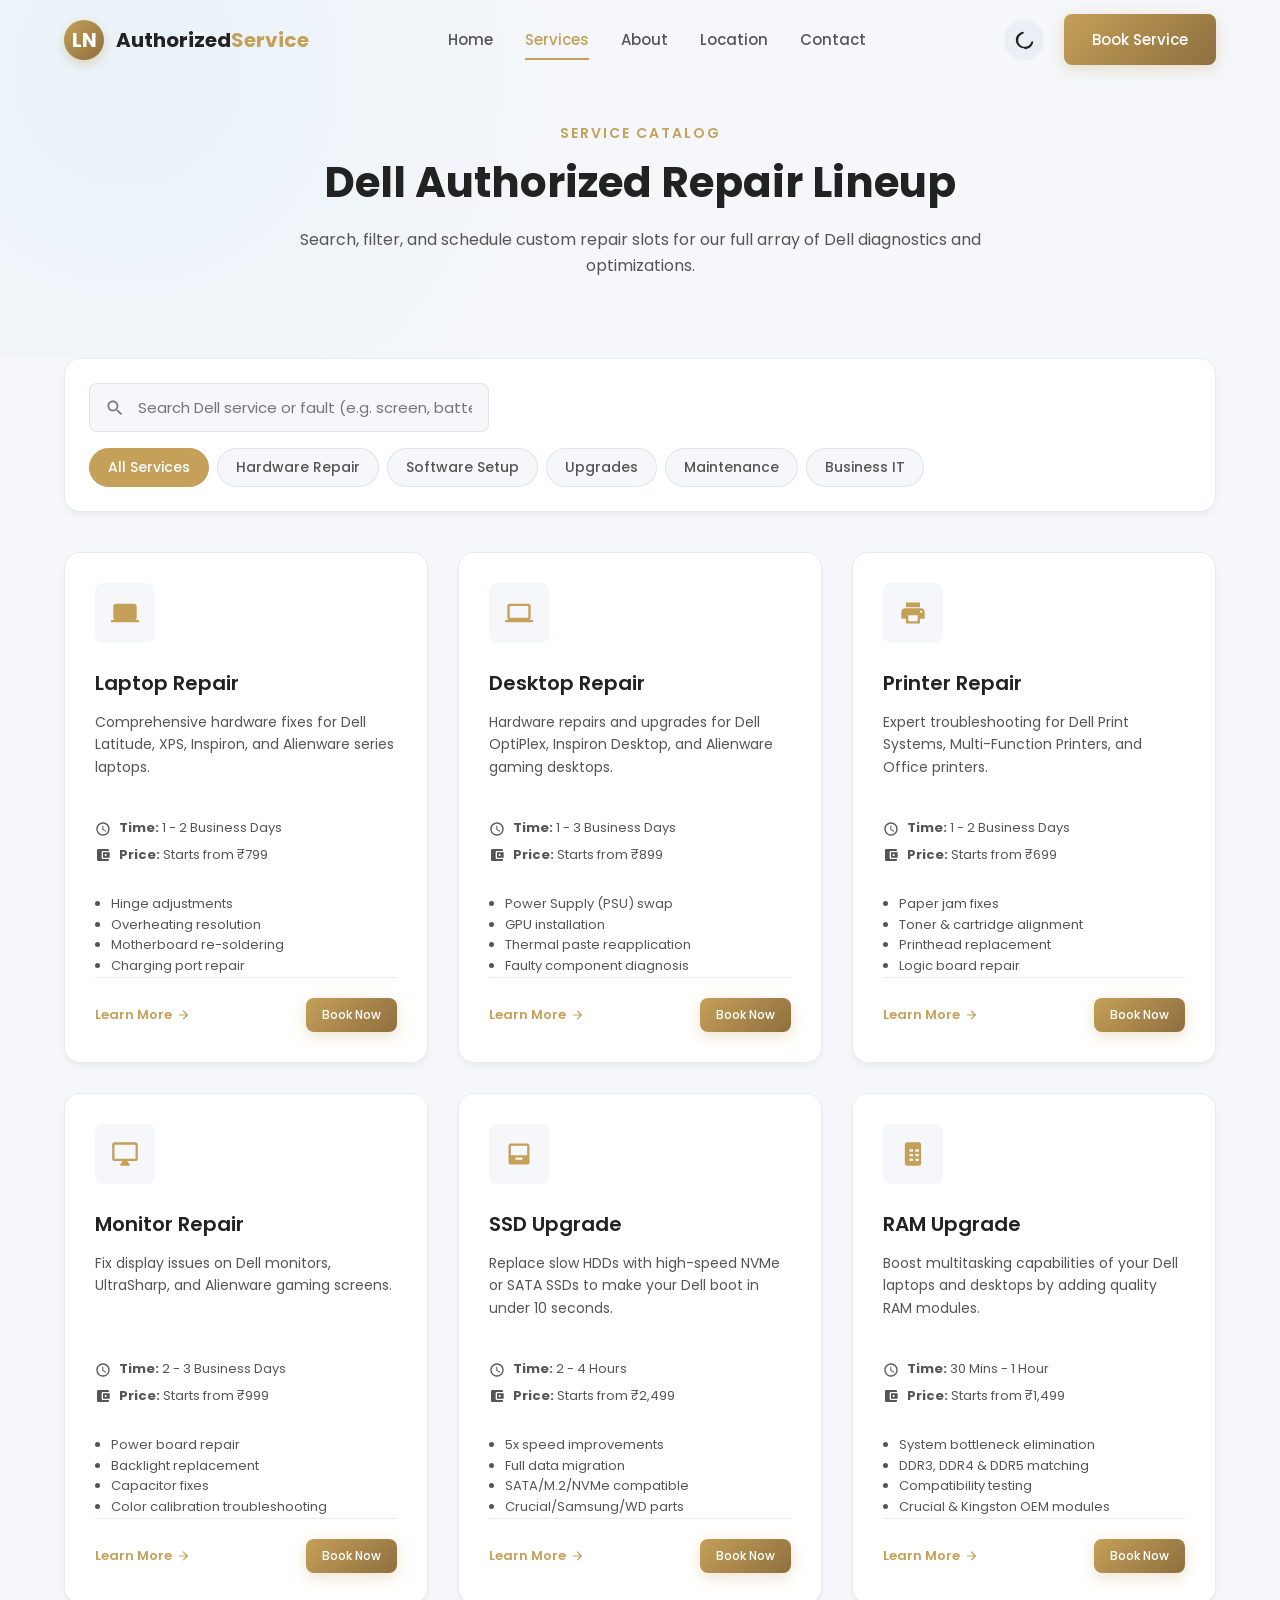
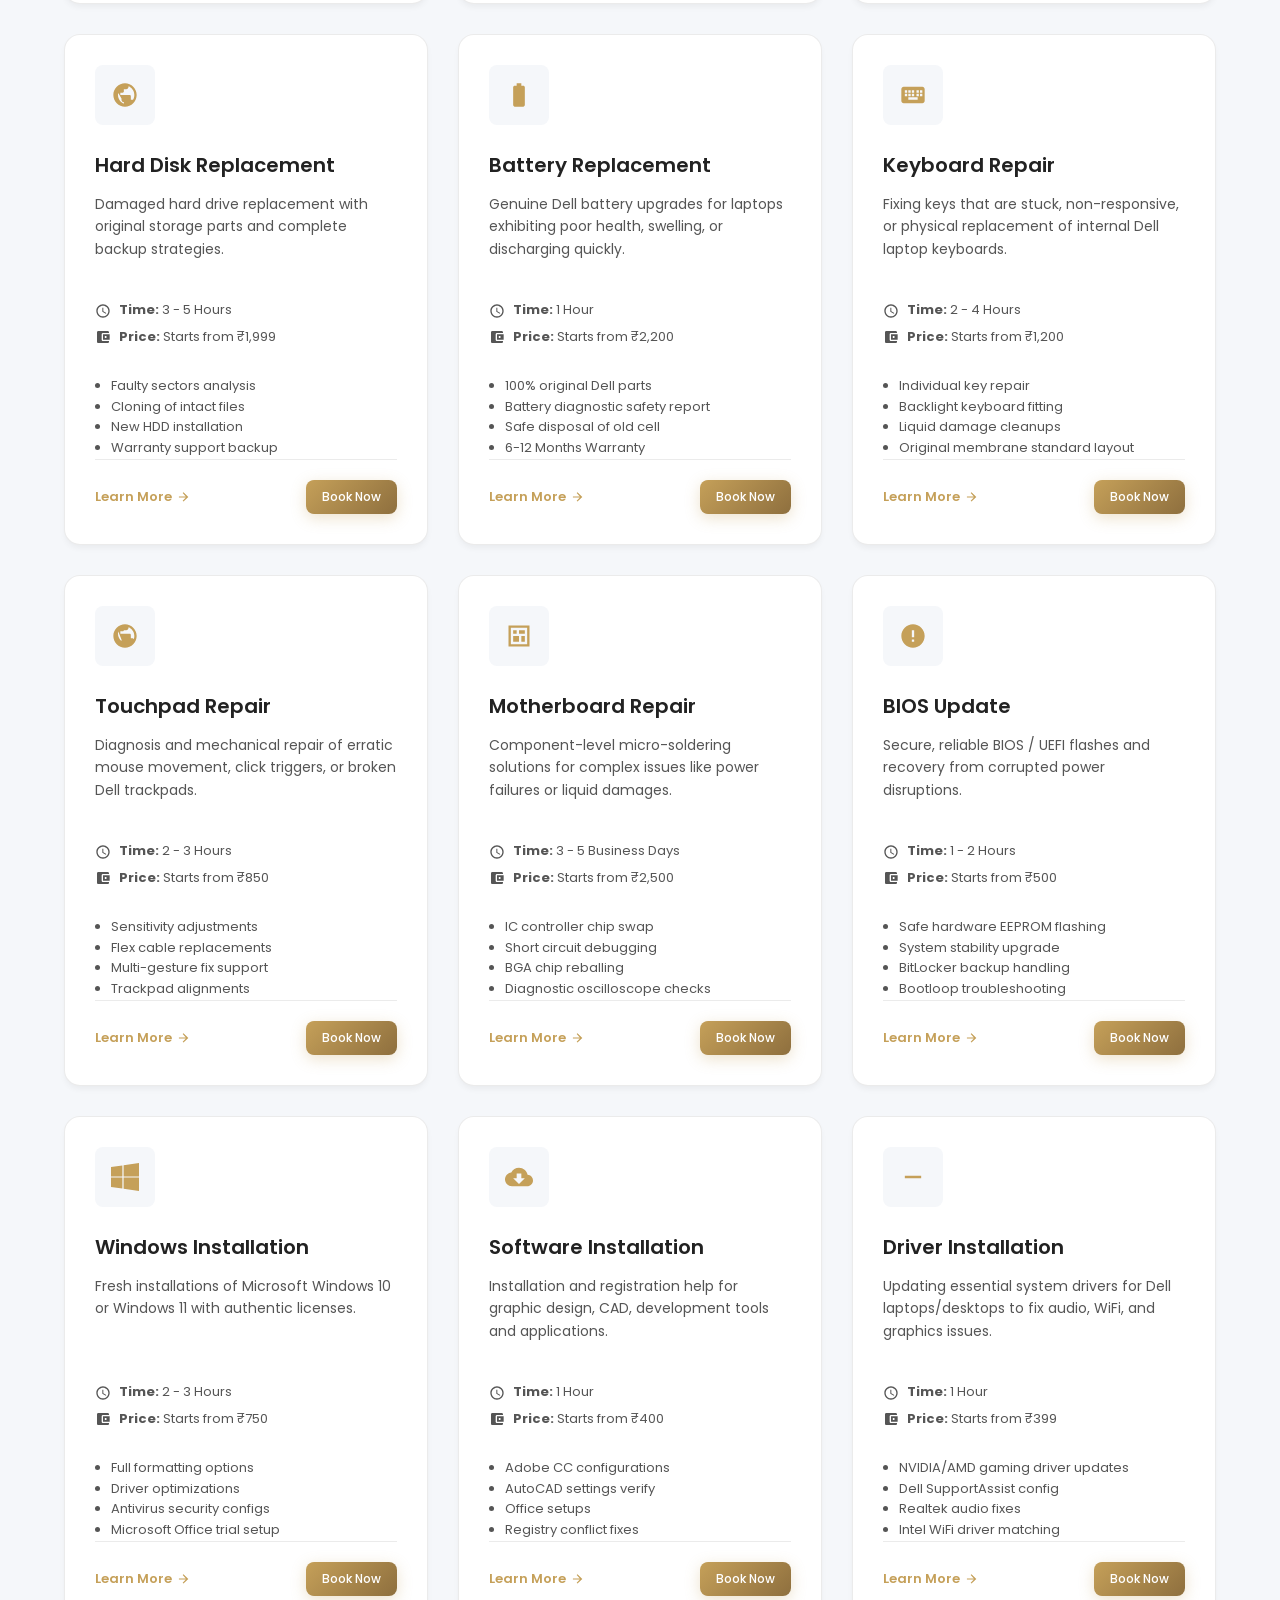
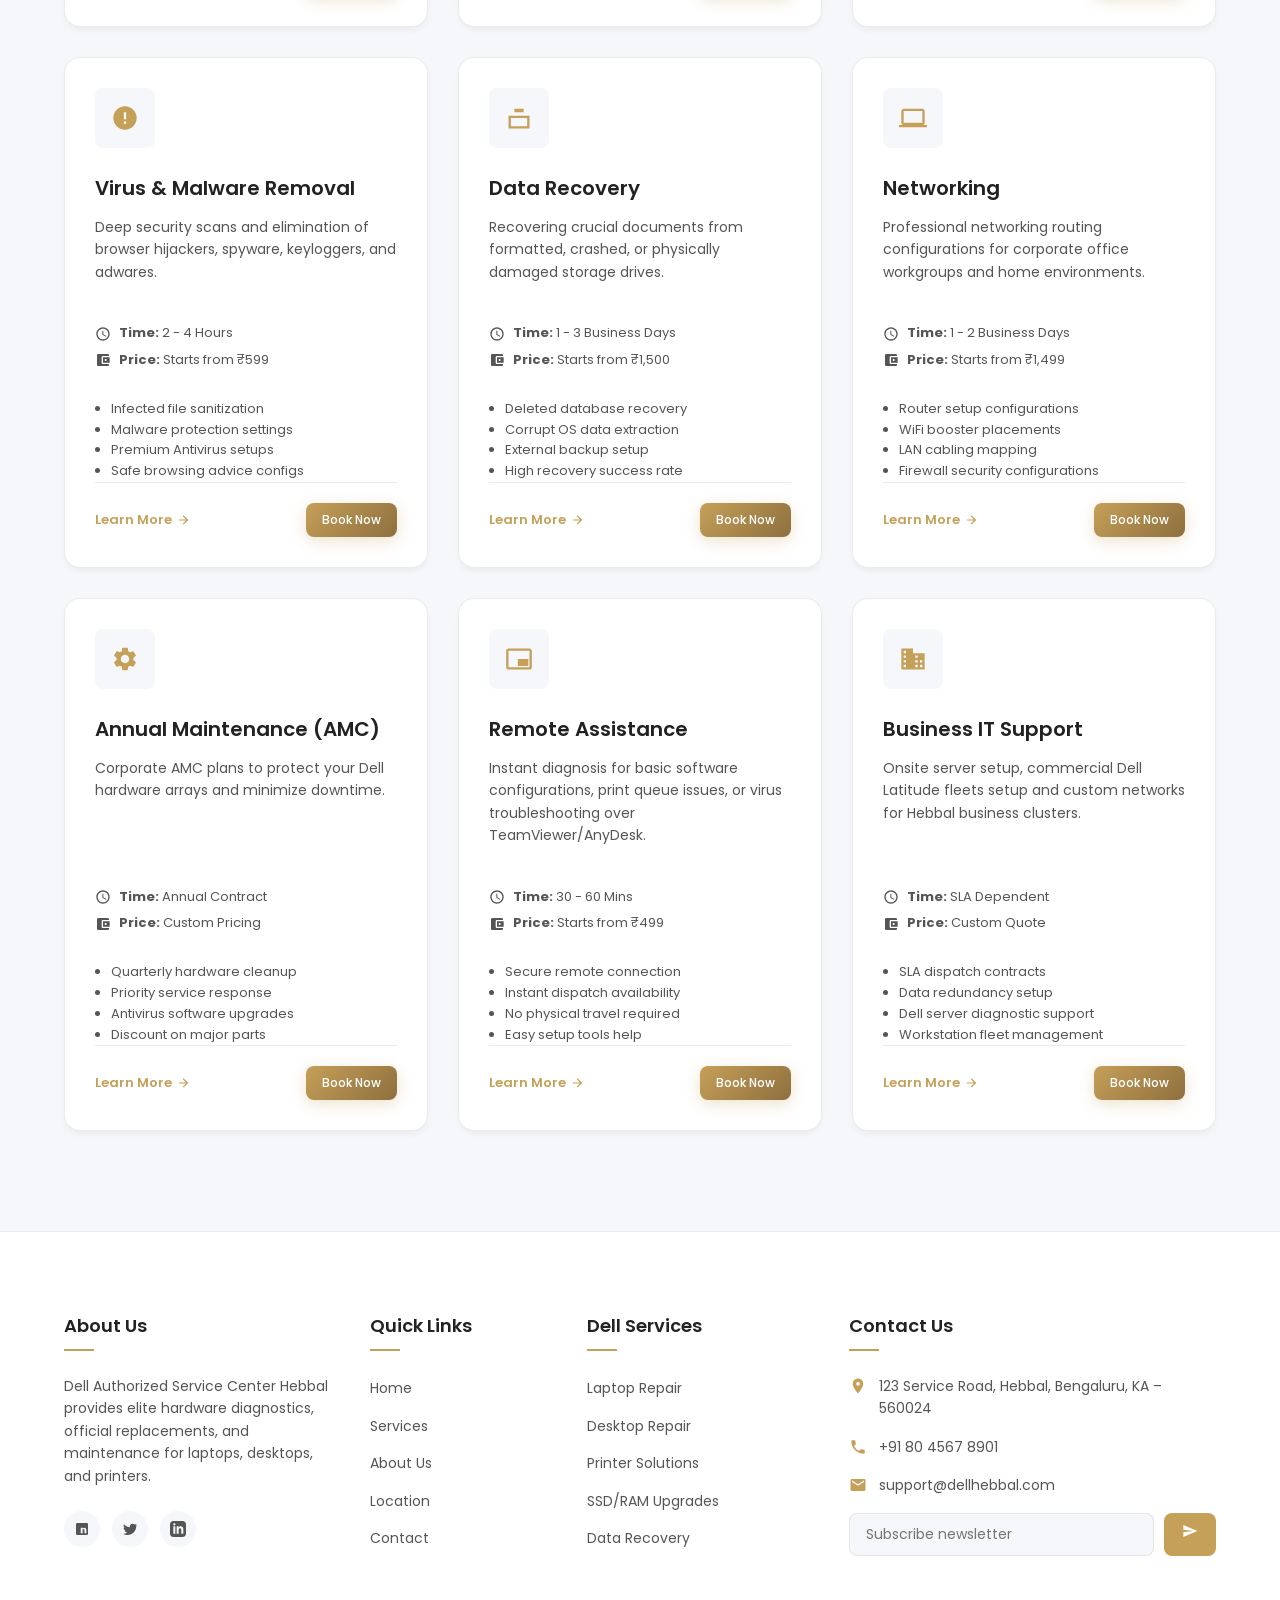
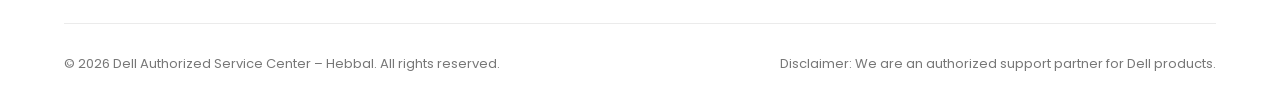
<file: services.html>
<!DOCTYPE html>
<html lang="en">
<head>
    <meta charset="UTF-8">
    <meta name="viewport" content="width=device-width, initial-scale=1.0">
    <meta name="description" content="Explore 20+ certified Dell services in Hebbal, Bengaluru. Laptop repair, motherboard fixing, printer tuning, SSD upgrades, data recovery, and Windows installation.">
    <meta name="keywords" content="Dell Laptop Repair, SSD Upgrade, Motherboard Soldering, Dell Printer Toner, Hebbal Bengaluru Repair Shop">
    <title>Dell Services Catalog | Hebbal, Bengaluru</title>
    
    <!-- Open Graph Metadata -->
    <meta property="og:title" content="Dell Services Catalog - Hebbal, Bengaluru">
    <meta property="og:description" content="Complete pricing and timing catalog for Dell laptop, desktop, and printer services. Search and book online today.">
    <meta property="og:type" content="website">
    <meta property="og:url" content="https://www.dellhebbal.com/services.html">
    
    <!-- Favicon -->
    <link rel="icon" type="image/svg+xml" href="data:image/svg+xml,%3Csvg xmlns='http://www.w3.org/2000/svg' viewBox='0 0 24 24' fill='%23C5A059'%3E%3Ccircle cx='12' cy='12' r='10'/%3E%3Cpath fill='%23fff' d='M10 7v10h6v-2h-4V7H10z'/%3E%3C/svg%3E">
    
    <!-- CSS Stylesheets -->
    <link rel="stylesheet" href="css/style.css">
    <link rel="stylesheet" href="css/animations.css">
    <link rel="stylesheet" href="css/responsive.css">
</head>
<body>

    <!-- LOADING SCREEN -->
    <div id="loader-screen">
        <div class="loader"></div>
    </div>

    <!-- NAVIGATION BAR -->
    <header class="header">
        <div class="container">
            <a href="index.html" class="logo">
                <div class="logo-icon">LN</div>
                <div class="logo-text">Authorized<span>Service</span></div>
            </a>
            
            <nav class="nav-menu">
                <a href="index.html" class="nav-link">Home</a>
                <a href="services.html" class="nav-link active">Services</a>
                <a href="about.html" class="nav-link">About</a>
                <a href="location.html" class="nav-link">Location</a>
                <a href="contact.html" class="nav-link">Contact</a>
            </nav>

            <div class="nav-actions">
                <button id="theme-toggle" class="theme-toggle-btn" aria-label="Toggle Theme">
                    <svg class="moon-icon" viewBox="0 0 24 24"><path d="M12.3 22h-.1c-5.5 0-10-4.5-10-10 0-4.8 3.5-8.9 8.2-9.8.6-.1 1.2.3 1.3.9.1.6-.2 1.2-.8 1.4-3.5 1-5.9 4.1-5.9 7.7 0 4.4 3.6 8 8 8 3.6 0 6.7-2.4 7.7-5.9.2-.6.8-.9 1.4-.8.6.1 1 .7.9 1.3-.9 4.7-5 8.2-9.8 8.2z"/></svg>
                    <svg class="sun-icon" viewBox="0 0 24 24"><path d="M12 7c-2.76 0-5 2.24-5 5s2.24 5 5 5 5-2.24 5-5-2.24-5-5-5zM2 13h2c.55 0 1-.45 1-1s-.45-1-1-1H2c-.55 0-1 .45-1 1s.45 1 1 1zm18 0h2c.55 0 1-.45 1-1s-.45-1-1-1h-2c-.55 0-1 .45-1 1s.45 1 1 1zM11 2v2c0 .55.45 1 1 1s1-.45 1-1V2c0-.55-.45-1-1-1s-1 .45-1 1zm0 18v2c0 .55.45 1 1 1s1-.45 1-1v-2c0-.55-.45-1-1-1s-1 .45-1 1zM5.99 4.58c-.39-.39-1.03-.39-1.41 0s-.39 1.03 0 1.41l1.06 1.06c.39.39 1.03.39 1.41 0s.39-1.03 0-1.41L5.99 4.58zm12.37 12.37c-.39-.39-1.03-.39-1.41 0s-.39 1.03 0 1.41l1.06 1.06c.39.39 1.03.39 1.41 0s.39-1.03 0-1.41l-1.06-1.06zm1.06-12.37c-.39-.39-1.03-.39-1.41 0l-1.06 1.06c-.39.39-.39 1.03 0 1.41s1.03.39 1.41 0l1.06-1.06c.39-.38.39-1.02 0-1.41zm-12.37 12.37c-.39-.39-1.03-.39-1.41 0l-1.06 1.06c-.39.39-.39 1.03 0 1.41s1.03.39 1.41 0l1.06-1.06c.39-.38.39-1.02 0-1.41z"/></svg>
                </button>
                <button class="btn btn-primary" onclick="openBookingModal()">Book Service</button>
                <button class="hamburger" aria-label="Menu">
                    <span></span>
                    <span></span>
                    <span></span>
                </button>
            </div>
        </div>
    </header>

    <!-- SERVICES PAGE BANNER -->
    <section class="section" style="padding-top: calc(var(--header-height) + 40px); padding-bottom: 40px; background: radial-gradient(circle at 10% 20%, rgba(0, 150, 214, 0.05) 0%, transparent 40%);">
        <div class="container">
            <div class="section-header animate-on-scroll fade-up" style="margin-bottom: 40px;">
                <span class="section-subtitle">Service Catalog</span>
                <h1 class="section-title" style="font-size: 42px;">Dell Authorized Repair Lineup</h1>
                <p class="section-desc">Search, filter, and schedule custom repair slots for our full array of Dell diagnostics and optimizations.</p>
            </div>
        </div>
    </section>

    <!-- SEARCH & FILTER MECHANISMS -->
    <section style="padding-bottom: 100px;">
        <div class="container">
            <div class="services-search-bar animate-on-scroll fade-up">
                <div class="search-input-wrapper">
                    <svg viewBox="0 0 24 24"><path d="M15.5 14h-.79l-.28-.27C15.41 12.59 16 11.11 16 9.5 16 5.91 13.09 3 9.5 3S3 5.91 3 9.5 5.91 16 9.5 16c1.61 0 3.09-.59 4.23-1.57l.27.28v.79l5 4.99L20.49 19l-4.99-5zm-6 0C7.01 14 5 11.99 5 9.5S7.01 5 9.5 5 14 7.01 14 9.5 11.99 14 9.5 14z"/></svg>
                    <input type="text" id="services-search" class="services-search-input" placeholder="Search Dell service or fault (e.g. screen, battery)...">
                </div>
                
                <div class="filter-categories">
                    <button class="filter-btn active" data-category="all">All Services</button>
                    <button class="filter-btn" data-category="hardware">Hardware Repair</button>
                    <button class="filter-btn" data-category="software">Software Setup</button>
                    <button class="filter-btn" data-category="upgrades">Upgrades</button>
                    <button class="filter-btn" data-category="maintenance">Maintenance</button>
                    <button class="filter-btn" data-category="business">Business IT</button>
                </div>
            </div>

            <!-- DYNAMIC SERVICES GRID CONTAINER -->
            <div class="services-grid" id="services-grid-container">
                <!-- Dynamically populated by services.js -->
            </div>
        </div>
    </section>

    <!-- FOOTER -->
    <footer class="footer">
        <div class="container">
            <div class="footer-grid">
                <div class="footer-col footer-about">
                    <h4>About Us</h4>
                    <p>Dell Authorized Service Center Hebbal provides elite hardware diagnostics, official replacements, and maintenance for laptops, desktops, and printers.</p>
                    <div class="social-links">
                        <a href="#" class="social-link" aria-label="Facebook"><svg viewBox="0 0 24 24"><path d="M19 3a2 2 0 0 1 2 2v14a2 2 0 0 1-2 2H5a2 2 0 0 1-2-2V5a2 2 0 0 1 2-2h14m-.5 15.5v-5.3a3.26 3.26 0 0 0-3.26-3.26c-.85 0-1.84.52-2.32 1.3v-1.11h-2.79v8.37h2.79v-4.93c0-.77.62-1.4 1.39-1.4a1.4 1.4 0 0 1 1.4 1.4v4.93h2.79z"/></svg></a>
                        <a href="#" class="social-link" aria-label="Twitter"><svg viewBox="0 0 24 24"><path d="M22.46 6c-.77.35-1.6.58-2.46.69.88-.53 1.56-1.37 1.88-2.38-.83.5-1.75.85-2.72 1.05C18.37 4.5 17.26 4 16 4c-2.35 0-4.27 1.92-4.27 4.29 0 .34.04.67.11.98C8.28 9.09 5.11 7.38 3 4.79c-.37.63-.58 1.37-.58 2.15 0 1.49.75 2.81 1.91 3.56-.7 0-1.37-.2-1.95-.54v.05c0 2.08 1.48 3.82 3.44 4.21a4.22 4.22 0 0 1-1.93.07 4.28 4.28 0 0 0 4 2.98 8.58 8.58 0 0 1-5.33 1.84c-.34 0-.68-.02-1.02-.06C3.44 20.29 5.75 21 8.25 21 16.74 21 21.39 13.96 21.39 7.88c0-.2 0-.4-.01-.6.9-.65 1.68-1.47 2.3-2.4z"/></svg></a>
                        <a href="#" class="social-link" aria-label="LinkedIn"><svg viewBox="0 0 24 24"><path d="M19 0h-14c-2.761 0-5 2.239-5 5v14c0 2.761 2.239 5 5 5h14c2.762 0 5-2.239 5-5v-14c0-2.761-2.238-5-5-5zm-11 19h-3v-11h3v11zm-1.5-12.268c-.966 0-1.75-.79-1.75-1.764s.784-1.764 1.75-1.764 1.75.79 1.75 1.764-.783 1.764-1.75 1.764zm13.5 12.268h-3v-5.604c0-3.368-4-3.113-4 0v5.604h-3v-11h3v1.765c1.396-2.586 7-2.777 7 2.476v6.759z"/></svg></a>
                    </div>
                </div>
                
                <div class="footer-col footer-links">
                    <h4>Quick Links</h4>
                    <ul>
                        <li><a href="index.html">Home</a></li>
                        <li><a href="services.html">Services</a></li>
                        <li><a href="about.html">About Us</a></li>
                        <li><a href="location.html">Location</a></li>
                        <li><a href="contact.html">Contact</a></li>
                    </ul>
                </div>

                <div class="footer-col footer-links">
                    <h4>Dell Services</h4>
                    <ul>
                        <li><a href="services.html">Laptop Repair</a></li>
                        <li><a href="services.html">Desktop Repair</a></li>
                        <li><a href="services.html">Printer Solutions</a></li>
                        <li><a href="services.html">SSD/RAM Upgrades</a></li>
                        <li><a href="services.html">Data Recovery</a></li>
                    </ul>
                </div>

                <div class="footer-col">
                    <h4>Contact Us</h4>
                    <ul class="contact-info-list">
                        <li>
                            <svg viewBox="0 0 24 24"><path d="M12 2C8.13 2 5 5.13 5 9c0 5.25 7 13 7 13s7-7.75 7-13c0-3.87-3.13-7-7-7zm0 9.5a2.5 2.5 0 0 1 0-5 2.5 2.5 0 0 1 0 5z"/></svg>
                            <span>123 Service Road, Hebbal, Bengaluru, KA – 560024</span>
                        </li>
                        <li>
                            <svg viewBox="0 0 24 24"><path d="M6.62 10.79a15.149 15.149 0 0 0 6.59 6.59l2.2-2.2c.27-.27.67-.36 1.02-.24 1.12.37 2.33.57 3.57.57.55 0 1 .45 1 1V20c0 .55-.45 1-1 1-9.39 0-17-7.61-17-17 0-.55.45-1 1-1h3.5c.55 0 1 .45 1 1 0 1.25.2 2.45.57 3.57.11.35.03.74-.25 1.02l-2.2 2.2z"/></svg>
                            <span>+91 80 4567 8901</span>
                        </li>
                        <li>
                            <svg viewBox="0 0 24 24"><path d="M20 4H4c-1.1 0-1.99.9-1.99 2L2 18c0 1.1.9 2 2 2h16c1.1 0 2-.9 2-2V6c0-1.1-.9-2-2-2zm0 4l-8 5-8-5V6l8 5 8-5v2z"/></svg>
                            <span>support@dellhebbal.com</span>
                        </li>
                    </ul>
                    <form class="newsletter-form">
                        <input type="email" placeholder="Subscribe newsletter" class="newsletter-input" required>
                        <button type="submit" class="newsletter-btn" aria-label="Subscribe">
                            <svg viewBox="0 0 24 24" width="16" height="16" fill="#fff"><path d="M2.01 21L23 12 2.01 3 2 10l15 2-15 2z"/></svg>
                        </button>
                    </form>
                </div>
            </div>
            
            <div class="footer-bottom">
                <p>&copy; 2026 Dell Authorized Service Center – Hebbal. All rights reserved.</p>
                <p>Disclaimer: We are an authorized support partner for Dell products.</p>
            </div>
        </div>
    </footer>

    <!-- BACK TO TOP BUTTON -->
    <div id="back-to-top" class="back-to-top" aria-label="Back to Top">
        <svg viewBox="0 0 24 24"><path d="M4 12l1.41 1.41L11 7.83V20h2V7.83l5.58 5.59L20 12l-8-8-8 8z"/></svg>
    </div>

    <!-- BOOK SERVICE MODAL -->
    <div id="booking-modal" class="modal-overlay">
        <div class="modal-card">
            <button class="modal-close-btn" aria-label="Close modal">&times;</button>
            <h3 class="modal-title">Book Dell Service Slot</h3>
            <p class="modal-subtitle">Fill in your information to reserve a priority repair timing slot.</p>
            
            <form id="modal-booking-form">
                <div class="form-group">
                    <label for="modal-name">Full Name</label>
                    <input type="text" id="modal-name" class="form-control" placeholder="Enter your name" required>
                </div>
                <div class="form-row">
                    <div class="form-group">
                        <label for="modal-phone">Mobile Number</label>
                        <input type="tel" id="modal-phone" class="form-control" placeholder="10-digit number" required>
                    </div>
                    <div class="form-group">
                        <label for="modal-email">Email Address</label>
                        <input type="email" id="modal-email" class="form-control" placeholder="yourname@domain.com" required>
                    </div>
                </div>
                <div class="form-group">
                    <label for="modal-device">Dell Device Category</label>
                    <select id="modal-device" class="form-control">
                        <option value="Laptop Repair">Dell Laptop</option>
                        <option value="Desktop Repair">Dell Desktop</option>
                        <option value="Printer Repair">Dell Printer</option>
                        <option value="SSD/RAM Upgrade">RAM/SSD Upgrade</option>
                        <option value="Motherboard Repair">Motherboard / Logic board</option>
                        <option value="Data Recovery">Data Recovery</option>
                    </select>
                </div>
                <div class="form-group">
                    <label for="modal-issue">Describe the Problem</label>
                    <textarea id="modal-issue" class="form-control" placeholder="Briefly explain what's wrong with your Dell device" required></textarea>
                </div>
                <button type="submit" class="btn btn-primary" style="width: 100%; justify-content: center; margin-top: 10px;">Submit Reservation</button>
            </form>
        </div>
    </div>

    <!-- Scripts -->
    <script src="js/script.js"></script>
    <script src="js/services.js"></script>
</body>
</html>
</file>
<file: css/style.css>
@import url('https://fonts.googleapis.com/css2?family=Poppins:wght@300;400;500;600;700;800&display=swap');

/* ==========================================
   DESIGN VARIABLES & THEME TOKENS
   ========================================== */
:root {
    /* Color Palette */
    --primary: #C5A059;
    --primary-rgb: 197, 160, 89;
    --secondary: #8E6F3E;
    --secondary-rgb: 142, 111, 62;
    --accent: #E5C180;
    --accent-rgb: 229, 193, 128;
    
    /* Light Theme (Default) */
    --bg-primary: #F5F7FA;
    --bg-secondary: #FFFFFF;
    --bg-tertiary: #EAEFF5;
    --text-primary: #222222;
    --text-secondary: #555555;
    --text-light: #777777;
    --border-color: rgba(0, 0, 0, 0.08);
    --glass-bg: rgba(255, 255, 255, 0.7);
    --glass-border: rgba(255, 255, 255, 0.4);
    --shadow-sm: 0 4px 6px -1px rgba(0, 0, 0, 0.05);
    --shadow-md: 0 10px 20px -5px rgba(0, 0, 0, 0.08), 0 4px 6px -2px rgba(0, 0, 0, 0.04);
    --shadow-lg: 0 20px 25px -5px rgba(0, 0, 0, 0.1), 0 10px 10px -5px rgba(0, 0, 0, 0.04);
    
    /* Layout Constants */
    --max-width: 1200px;
    --header-height: 80px;
    --border-radius-sm: 8px;
    --border-radius-md: 16px;
    --border-radius-lg: 24px;
    --transition: all 0.35s cubic-bezier(0.4, 0, 0.2, 1);
}

/* Dark Theme Variables */
body.dark-theme {
    --bg-primary: #0F1319;
    --bg-secondary: #171E26;
    --bg-tertiary: #1E2833;
    --text-primary: #F5F7FA;
    --text-secondary: #B0C0D0;
    --text-light: #8090A0;
    --border-color: rgba(255, 255, 255, 0.08);
    --glass-bg: rgba(23, 30, 38, 0.7);
    --glass-border: rgba(255, 255, 255, 0.08);
    --shadow-sm: 0 4px 6px -1px rgba(0, 0, 0, 0.2);
    --shadow-md: 0 10px 20px -5px rgba(0, 0, 0, 0.3);
    --shadow-lg: 0 20px 25px -5px rgba(0, 0, 0, 0.4);
}

/* ==========================================
   BASE RESET & UTILITIES
   ========================================== */
* {
    margin: 0;
    padding: 0;
    box-sizing: border-box;
    font-family: 'Poppins', sans-serif;
    outline: none;
}

html {
    scroll-behavior: smooth;
    overflow-x: hidden;
}

body {
    background-color: var(--bg-primary);
    color: var(--text-primary);
    font-size: 16px;
    line-height: 1.6;
    transition: background-color 0.4s ease, color 0.4s ease;
    overflow-x: hidden;
}

a {
    text-decoration: none;
    color: inherit;
    transition: var(--transition);
}

ul {
    list-style: none;
}

img {
    max-width: 100%;
    height: auto;
    display: block;
}

.container {
    max-width: var(--max-width);
    margin: 0 auto;
    padding: 0 24px;
}

.section {
    padding: 100px 0;
}

.section-header {
    text-align: center;
    max-width: 700px;
    margin: 0 auto 60px auto;
}

.section-subtitle {
    color: var(--primary);
    text-transform: uppercase;
    font-weight: 600;
    font-size: 14px;
    letter-spacing: 2px;
    margin-bottom: 12px;
    display: inline-block;
}

.section-title {
    font-size: 36px;
    font-weight: 700;
    line-height: 1.3;
    margin-bottom: 16px;
    color: var(--text-primary);
}

.section-desc {
    color: var(--text-secondary);
    font-size: 16px;
}

/* ==========================================
   LOADING SCREEN
   ========================================== */
#loader-screen {
    position: fixed;
    top: 0;
    left: 0;
    width: 100%;
    height: 100%;
    background-color: var(--bg-primary);
    z-index: 99999;
    display: flex;
    justify-content: center;
    align-items: center;
    transition: opacity 0.5s ease, visibility 0.5s ease;
}

#loader-screen.hidden {
    opacity: 0;
    visibility: hidden;
}

.loader {
    width: 60px;
    height: 60px;
    border: 5px solid var(--border-color);
    border-top: 5px solid var(--primary);
    border-radius: 50%;
    animation: spin 1s cubic-bezier(0.5, 0, 0.5, 1) infinite;
}

@keyframes spin {
    0% { transform: rotate(0deg); }
    100% { transform: rotate(360deg); }
}

/* ==========================================
   BUTTONS
   ========================================== */
.btn {
    display: inline-flex;
    align-items: center;
    justify-content: center;
    padding: 14px 28px;
    border-radius: var(--border-radius-sm);
    font-weight: 500;
    font-size: 15px;
    cursor: pointer;
    transition: var(--transition);
    border: none;
    position: relative;
    overflow: hidden;
    gap: 8px;
}

.btn-primary {
    background: linear-gradient(135deg, var(--primary), var(--secondary));
    color: #FFFFFF;
    box-shadow: 0 4px 15px rgba(var(--primary-rgb), 0.3);
}

.btn-primary:hover {
    box-shadow: 0 6px 20px rgba(var(--primary-rgb), 0.5);
    transform: translateY(-2px);
}

.btn-secondary {
    background: var(--bg-secondary);
    color: var(--text-primary);
    border: 1px solid var(--border-color);
}

.btn-secondary:hover {
    background: var(--bg-tertiary);
    transform: translateY(-2px);
}

.btn-accent {
    background: linear-gradient(135deg, var(--accent), var(--primary));
    color: #FFFFFF;
    box-shadow: 0 4px 15px rgba(var(--accent-rgb), 0.3);
}

.btn-accent:hover {
    box-shadow: 0 6px 20px rgba(var(--accent-rgb), 0.5);
    transform: translateY(-2px);
}

.btn-icon {
    width: 20px;
    height: 20px;
    fill: currentColor;
}

/* ==========================================
   STICKY NAVBAR & NAVIGATION
   ========================================== */
.header {
    position: fixed;
    top: 0;
    left: 0;
    width: 100%;
    height: var(--header-height);
    background-color: transparent;
    z-index: 1000;
    transition: var(--transition);
    border-bottom: 1px solid transparent;
}

.header.scrolled {
    background-color: var(--glass-bg);
    backdrop-filter: blur(12px);
    height: 70px;
    border-bottom: 1px solid var(--glass-border);
    box-shadow: var(--shadow-sm);
}

.header .container {
    display: flex;
    justify-content: space-between;
    align-items: center;
    height: 100%;
}

.logo {
    display: flex;
    align-items: center;
    gap: 12px;
}

.logo-icon {
    width: 40px;
    height: 40px;
    background: linear-gradient(135deg, var(--primary), var(--secondary));
    border-radius: 50%;
    display: flex;
    justify-content: center;
    align-items: center;
    color: #FFFFFF;
    font-weight: 700;
    font-size: 20px;
    box-shadow: 0 4px 10px rgba(var(--primary-rgb), 0.35);
}

.logo-text {
    font-size: 20px;
    font-weight: 700;
    color: var(--text-primary);
}

.logo-text span {
    color: var(--primary);
}

.nav-menu {
    display: flex;
    align-items: center;
    gap: 32px;
}

.nav-link {
    font-weight: 500;
    font-size: 15px;
    color: var(--text-secondary);
    position: relative;
    padding: 8px 0;
}

.nav-link:hover, .nav-link.active {
    color: var(--primary);
}

.nav-link::after {
    content: '';
    position: absolute;
    bottom: 0;
    left: 0;
    width: 0;
    height: 2px;
    background-color: var(--primary);
    transition: var(--transition);
}

.nav-link:hover::after, .nav-link.active::after {
    width: 100%;
}

.nav-actions {
    display: flex;
    align-items: center;
    gap: 20px;
}

/* Dark Mode Switcher Toggle */
.theme-toggle-btn {
    background: none;
    border: none;
    cursor: pointer;
    width: 40px;
    height: 40px;
    border-radius: 50%;
    display: flex;
    justify-content: center;
    align-items: center;
    background-color: var(--bg-tertiary);
    color: var(--text-primary);
    transition: var(--transition);
}

.theme-toggle-btn:hover {
    background-color: var(--border-color);
}

.theme-toggle-btn svg {
    width: 20px;
    height: 20px;
    fill: currentColor;
}

.theme-toggle-btn .sun-icon {
    display: none;
}

body.dark-theme .theme-toggle-btn .moon-icon {
    display: none;
}

body.dark-theme .theme-toggle-btn .sun-icon {
    display: block;
}

/* Hamburger menu */
.hamburger {
    display: none;
    flex-direction: column;
    justify-content: space-between;
    width: 26px;
    height: 18px;
    background: none;
    border: none;
    cursor: pointer;
    z-index: 1100;
}

.hamburger span {
    width: 100%;
    height: 2px;
    background-color: var(--text-primary);
    transition: var(--transition);
}

/* ==========================================
   HERO BANNER (HOME PAGE)
   ========================================== */
.hero {
    min-height: 100vh;
    padding-top: calc(var(--header-height) + 60px);
    display: flex;
    align-items: center;
    position: relative;
    background: radial-gradient(circle at 80% 20%, rgba(var(--primary-rgb), 0.08) 0%, transparent 50%),
                radial-gradient(circle at 10% 80%, rgba(var(--secondary-rgb), 0.05) 0%, transparent 50%);
    overflow: hidden;
}

.hero::before {
    content: '';
    position: absolute;
    top: -20%;
    right: -10%;
    width: 600px;
    height: 600px;
    background: radial-gradient(circle, rgba(var(--accent-rgb), 0.05) 0%, transparent 70%);
    z-index: -1;
}

.hero-grid {
    display: grid;
    grid-template-columns: 1.1fr 0.9fr;
    gap: 40px;
    align-items: center;
}

.hero-content {
    max-width: 620px;
}

.badge {
    background-color: rgba(var(--primary-rgb), 0.1);
    color: var(--primary);
    font-size: 13px;
    font-weight: 600;
    padding: 6px 16px;
    border-radius: 30px;
    display: inline-flex;
    align-items: center;
    gap: 8px;
    margin-bottom: 24px;
}

.badge-dot {
    width: 8px;
    height: 8px;
    background-color: var(--primary);
    border-radius: 50%;
    display: inline-block;
    animation: pulse 1.8s infinite;
}

@keyframes pulse {
    0% { transform: scale(0.9); opacity: 0.6; }
    50% { transform: scale(1.2); opacity: 1; }
    100% { transform: scale(0.9); opacity: 0.6; }
}

.hero-title {
    font-size: 52px;
    font-weight: 800;
    line-height: 1.15;
    margin-bottom: 20px;
    color: var(--text-primary);
}

.hero-title span {
    color: var(--primary);
}

.typing-cursor {
    font-weight: 400;
    animation: blink-caret 0.75s step-end infinite;
}

@keyframes blink-caret {
    from, to { color: transparent }
    50% { color: var(--primary); }
}

.hero-desc {
    font-size: 18px;
    color: var(--text-secondary);
    margin-bottom: 36px;
    line-height: 1.6;
}

.hero-actions {
    display: flex;
    gap: 16px;
}

/* Glassmorphism Graphic for Hero Image Section */
.hero-image-wrapper {
    position: relative;
    display: flex;
    justify-content: center;
    align-items: center;
}

.hero-image-bg {
    position: absolute;
    width: 100%;
    height: 100%;
    background: radial-gradient(circle, rgba(var(--primary-rgb), 0.15) 0%, transparent 70%);
    z-index: -1;
    border-radius: 50%;
}

.hero-main-graphic {
    width: 100%;
    max-width: 480px;
    filter: drop-shadow(0 20px 40px rgba(0, 0, 0, 0.12));
    animation: float 6s ease-in-out infinite;
}

@keyframes float {
    0% { transform: translateY(0px); }
    50% { transform: translateY(-15px); }
    100% { transform: translateY(0px); }
}

.floating-card {
    position: absolute;
    background: var(--glass-bg);
    border: 1px solid var(--glass-border);
    backdrop-filter: blur(12px);
    border-radius: var(--border-radius-md);
    padding: 16px 20px;
    box-shadow: var(--shadow-lg);
    display: flex;
    align-items: center;
    gap: 12px;
}

.floating-card-1 {
    top: 15%;
    left: -5%;
}

.floating-card-2 {
    bottom: 15%;
    right: -2%;
}

.fc-icon {
    width: 40px;
    height: 40px;
    background: rgba(var(--primary-rgb), 0.1);
    color: var(--primary);
    border-radius: 50%;
    display: flex;
    justify-content: center;
    align-items: center;
}

.fc-icon svg {
    width: 20px;
    height: 20px;
    fill: currentColor;
}

.fc-info h5 {
    font-size: 14px;
    font-weight: 600;
    color: var(--text-primary);
}

.fc-info p {
    font-size: 12px;
    color: var(--text-light);
}

/* ==========================================
   FEATURED SERVICES
   ========================================== */
.services-grid {
    display: grid;
    grid-template-columns: repeat(auto-fill, minmax(280px, 1fr));
    gap: 30px;
}

.service-card {
    background-color: var(--bg-secondary);
    border-radius: var(--border-radius-md);
    border: 1px solid var(--border-color);
    padding: 30px;
    box-shadow: var(--shadow-sm);
    transition: var(--transition);
    position: relative;
    overflow: hidden;
    display: flex;
    flex-direction: column;
}

.service-card::after {
    content: '';
    position: absolute;
    top: 0;
    left: 0;
    width: 4px;
    height: 100%;
    background: linear-gradient(to bottom, var(--primary), var(--secondary));
    transform: scaleY(0);
    transform-origin: bottom;
    transition: var(--transition);
}

.service-card:hover {
    transform: translateY(-8px);
    box-shadow: var(--shadow-lg);
    border-color: transparent;
}

.service-card:hover::after {
    transform: scaleY(1);
}

.service-card-icon {
    width: 60px;
    height: 60px;
    background-color: var(--bg-primary);
    border-radius: var(--border-radius-sm);
    display: flex;
    justify-content: center;
    align-items: center;
    margin-bottom: 24px;
    color: var(--primary);
    transition: var(--transition);
}

.service-card:hover .service-card-icon {
    background-color: var(--primary);
    color: #FFFFFF;
    box-shadow: 0 8px 20px rgba(var(--primary-rgb), 0.3);
}

.service-card-icon svg {
    width: 28px;
    height: 28px;
    fill: currentColor;
}

.service-card-title {
    font-size: 20px;
    font-weight: 600;
    margin-bottom: 12px;
    color: var(--text-primary);
}

.service-card-desc {
    color: var(--text-secondary);
    font-size: 14px;
    margin-bottom: 24px;
    flex-grow: 1;
}

.service-card-actions {
    display: flex;
    justify-content: space-between;
    align-items: center;
    border-top: 1px solid var(--border-color);
    padding-top: 20px;
    gap: 8px;
}

.btn-card-learn {
    font-size: 13px;
    font-weight: 600;
    color: var(--primary);
    display: flex;
    align-items: center;
    gap: 4px;
    cursor: pointer;
}

.btn-card-learn:hover {
    color: var(--secondary);
}

.btn-card-learn svg {
    width: 14px;
    height: 14px;
    fill: currentColor;
    transition: var(--transition);
}

.btn-card-learn:hover svg {
    transform: translateX(4px);
}

.btn-card-book {
    padding: 8px 16px;
    font-size: 12px;
    font-weight: 500;
    border-radius: var(--border-radius-sm);
}

.view-all-services {
    text-align: center;
    margin-top: 50px;
}

/* ==========================================
   WHY CHOOSE US
   ========================================== */
.why-choose-us {
    background-color: var(--bg-secondary);
    border-top: 1px solid var(--border-color);
    border-bottom: 1px solid var(--border-color);
}

.why-grid {
    display: grid;
    grid-template-columns: repeat(auto-fit, minmax(320px, 1fr));
    gap: 30px;
}

.why-card {
    display: flex;
    gap: 20px;
    padding: 24px;
    border-radius: var(--border-radius-md);
    background-color: var(--bg-primary);
    transition: var(--transition);
}

.why-card:hover {
    transform: translateY(-4px);
    box-shadow: var(--shadow-md);
}

.why-icon-container {
    flex-shrink: 0;
    width: 54px;
    height: 54px;
    background: rgba(var(--primary-rgb), 0.1);
    color: var(--primary);
    border-radius: var(--border-radius-sm);
    display: flex;
    justify-content: center;
    align-items: center;
    transition: var(--transition);
}

.why-card:hover .why-icon-container {
    background: var(--primary);
    color: #FFFFFF;
}

.why-icon-container svg {
    width: 24px;
    height: 24px;
    fill: currentColor;
}

.why-info h4 {
    font-size: 18px;
    font-weight: 600;
    margin-bottom: 8px;
    color: var(--text-primary);
}

.why-info p {
    font-size: 14px;
    color: var(--text-secondary);
}

/* ==========================================
   STATISTICS SECTION
   ========================================== */
.statistics {
    background: linear-gradient(135deg, var(--secondary), var(--primary));
    color: #FFFFFF;
    position: relative;
    overflow: hidden;
}

.statistics-grid {
    display: grid;
    grid-template-columns: repeat(4, 1fr);
    gap: 30px;
    text-align: center;
}

.stat-item {
    padding: 20px;
}

.stat-number {
    font-size: 48px;
    font-weight: 800;
    margin-bottom: 8px;
    background: linear-gradient(to right, #FFFFFF, #E0F2FE);
    -webkit-background-clip: text;
    -webkit-text-fill-color: transparent;
}

.stat-title {
    font-size: 15px;
    font-weight: 500;
    color: #E0F2FE;
    text-transform: uppercase;
    letter-spacing: 1px;
}

/* ==========================================
   PROCESS SECTION
   ========================================== */
.process-grid {
    display: flex;
    justify-content: space-between;
    align-items: flex-start;
    position: relative;
    margin-top: 40px;
}

.process-grid::before {
    content: '';
    position: absolute;
    top: 45px;
    left: 10%;
    width: 80%;
    height: 2px;
    background-color: var(--border-color);
    z-index: 1;
}

.process-step {
    flex: 1;
    display: flex;
    flex-direction: column;
    align-items: center;
    text-align: center;
    position: relative;
    z-index: 2;
    padding: 0 16px;
}

.process-number {
    width: 90px;
    height: 90px;
    border-radius: 50%;
    background-color: var(--bg-secondary);
    border: 3px solid var(--border-color);
    color: var(--text-primary);
    display: flex;
    justify-content: center;
    align-items: center;
    font-size: 20px;
    font-weight: 700;
    margin-bottom: 24px;
    box-shadow: var(--shadow-sm);
    transition: var(--transition);
}

.process-step:hover .process-number {
    border-color: var(--primary);
    color: #FFFFFF;
    background-color: var(--primary);
    box-shadow: 0 8px 24px rgba(var(--primary-rgb), 0.4);
}

.process-step svg {
    width: 32px;
    height: 32px;
    fill: currentColor;
}

.process-title {
    font-size: 18px;
    font-weight: 600;
    margin-bottom: 10px;
    color: var(--text-primary);
}

.process-desc {
    font-size: 14px;
    color: var(--text-secondary);
}

/* ==========================================
   TESTIMONIALS SECTION
   ========================================== */
.testimonials {
    background-color: var(--bg-primary);
}

.testimonial-container {
    max-width: 900px;
    margin: 0 auto;
    overflow: hidden;
    position: relative;
    padding: 20px 0;
}

.testimonial-slider {
    display: flex;
    transition: transform 0.5s cubic-bezier(0.4, 0, 0.2, 1);
}

.testimonial-card {
    min-width: 100%;
    padding: 40px;
    background-color: var(--bg-secondary);
    border-radius: var(--border-radius-md);
    border: 1px solid var(--border-color);
    box-shadow: var(--shadow-md);
    display: flex;
    flex-direction: column;
    align-items: center;
    text-align: center;
}

.testimonial-quote-icon {
    color: rgba(var(--primary-rgb), 0.15);
    margin-bottom: 24px;
}

.testimonial-quote-icon svg {
    width: 60px;
    height: 60px;
    fill: currentColor;
}

.testimonial-text {
    font-size: 17px;
    font-style: italic;
    color: var(--text-secondary);
    margin-bottom: 30px;
    line-height: 1.8;
}

.testimonial-avatar {
    width: 64px;
    height: 64px;
    border-radius: 50%;
    background-color: var(--primary);
    color: #FFFFFF;
    display: flex;
    justify-content: center;
    align-items: center;
    font-size: 22px;
    font-weight: 600;
    margin-bottom: 16px;
    border: 3px solid var(--bg-primary);
    box-shadow: 0 4px 10px rgba(0,0,0,0.1);
}

.testimonial-name {
    font-size: 16px;
    font-weight: 600;
    color: var(--text-primary);
}

.testimonial-role {
    font-size: 13px;
    color: var(--text-light);
    margin-bottom: 12px;
}

.testimonial-rating {
    display: flex;
    gap: 4px;
    color: #FBBF24;
}

.testimonial-rating svg {
    width: 16px;
    height: 16px;
    fill: currentColor;
}

/* Dots Navigation */
.testimonial-dots {
    display: flex;
    justify-content: center;
    gap: 10px;
    margin-top: 30px;
}

.testimonial-dot {
    width: 10px;
    height: 10px;
    border-radius: 50%;
    background-color: var(--border-color);
    border: none;
    cursor: pointer;
    transition: var(--transition);
}

.testimonial-dot.active {
    background-color: var(--primary);
    width: 24px;
    border-radius: 20px;
}

/* ==========================================
   FAQ SECTION (ACCORDION)
   ========================================== */
.faq-accordion {
    max-width: 800px;
    margin: 0 auto;
}

.faq-item {
    background-color: var(--bg-secondary);
    border: 1px solid var(--border-color);
    border-radius: var(--border-radius-sm);
    margin-bottom: 16px;
    overflow: hidden;
    transition: var(--transition);
}

.faq-item:hover {
    border-color: var(--primary);
}

.faq-question {
    padding: 24px;
    display: flex;
    justify-content: space-between;
    align-items: center;
    cursor: pointer;
    font-weight: 600;
    color: var(--text-primary);
    user-select: none;
}

.faq-icon {
    width: 20px;
    height: 20px;
    display: flex;
    justify-content: center;
    align-items: center;
    color: var(--primary);
    transition: transform 0.3s ease;
}

.faq-icon svg {
    width: 16px;
    height: 16px;
    fill: currentColor;
}

.faq-answer {
    max-height: 0;
    overflow: hidden;
    transition: max-height 0.4s cubic-bezier(0.4, 0, 0.2, 1), padding 0.4s ease;
    padding: 0 24px;
    color: var(--text-secondary);
    font-size: 14px;
    border-top: 1px solid transparent;
}

.faq-item.active .faq-answer {
    padding: 20px 24px 24px 24px;
    border-top: 1px solid var(--border-color);
}

.faq-item.active .faq-icon {
    transform: rotate(180deg);
}

/* ==========================================
   CALL TO ACTION SECTION
   ========================================== */
.cta {
    position: relative;
    background: radial-gradient(circle at right, var(--secondary) 0%, var(--bg-primary) 100%);
    overflow: hidden;
    border-top: 1px solid var(--border-color);
    border-bottom: 1px solid var(--border-color);
}

body.dark-theme .cta {
    background: radial-gradient(circle at right, #0F1D2C 0%, #0F1319 100%);
}

.cta-box {
    background: var(--glass-bg);
    border: 1px solid var(--glass-border);
    backdrop-filter: blur(16px);
    border-radius: var(--border-radius-lg);
    padding: 60px 40px;
    text-align: center;
    box-shadow: var(--shadow-lg);
    position: relative;
    z-index: 5;
    max-width: 900px;
    margin: 0 auto;
}

.cta-title {
    font-size: 32px;
    font-weight: 700;
    margin-bottom: 16px;
}

.cta-desc {
    font-size: 16px;
    color: var(--text-secondary);
    margin-bottom: 32px;
    max-width: 600px;
    margin-left: auto;
    margin-right: auto;
}

/* ==========================================
   FOOTER
   ========================================== */
.footer {
    background-color: var(--bg-secondary);
    border-top: 1px solid var(--border-color);
    padding-top: 80px;
    padding-bottom: 30px;
}

.footer-grid {
    display: grid;
    grid-template-columns: 1.2fr 0.8fr 1fr 1fr;
    gap: 40px;
    margin-bottom: 60px;
}

.footer-col h4 {
    font-size: 18px;
    font-weight: 600;
    margin-bottom: 24px;
    position: relative;
    padding-bottom: 10px;
    color: var(--text-primary);
}

.footer-col h4::after {
    content: '';
    position: absolute;
    bottom: 0;
    left: 0;
    width: 30px;
    height: 2px;
    background-color: var(--primary);
}

.footer-about p {
    color: var(--text-secondary);
    font-size: 14px;
    margin-bottom: 24px;
}

.social-links {
    display: flex;
    gap: 12px;
}

.social-link {
    width: 36px;
    height: 36px;
    background-color: var(--bg-primary);
    border-radius: 50%;
    display: flex;
    justify-content: center;
    align-items: center;
    color: var(--text-secondary);
}

.social-link:hover {
    background-color: var(--primary);
    color: #FFFFFF;
    transform: translateY(-3px);
}

.social-link svg {
    width: 16px;
    height: 16px;
    fill: currentColor;
}

.footer-links li {
    margin-bottom: 12px;
}

.footer-links a {
    color: var(--text-secondary);
    font-size: 14px;
}

.footer-links a:hover {
    color: var(--primary);
    padding-left: 6px;
}

.contact-info-list li {
    display: flex;
    gap: 12px;
    margin-bottom: 16px;
    font-size: 14px;
    color: var(--text-secondary);
}

.contact-info-list svg {
    width: 18px;
    height: 18px;
    fill: currentColor;
    color: var(--primary);
    flex-shrink: 0;
    margin-top: 2px;
}

.newsletter-form {
    display: flex;
    gap: 10px;
    margin-top: 16px;
}

.newsletter-input {
    flex-grow: 1;
    background-color: var(--bg-primary);
    border: 1px solid var(--border-color);
    padding: 10px 16px;
    border-radius: var(--border-radius-sm);
    color: var(--text-primary);
    font-size: 14px;
}

.newsletter-btn {
    padding: 10px 18px;
    background-color: var(--primary);
    color: #FFFFFF;
    border: none;
    border-radius: var(--border-radius-sm);
    cursor: pointer;
    transition: var(--transition);
}

.newsletter-btn:hover {
    background-color: var(--secondary);
}

.footer-bottom {
    border-top: 1px solid var(--border-color);
    padding-top: 30px;
    display: flex;
    justify-content: space-between;
    align-items: center;
    font-size: 13px;
    color: var(--text-light);
}

/* ==========================================
   SERVICES PAGE EXTRAS
   ========================================== */
.services-search-bar {
    display: flex;
    flex-wrap: wrap;
    gap: 16px;
    justify-content: space-between;
    align-items: center;
    background: var(--bg-secondary);
    padding: 24px;
    border-radius: var(--border-radius-md);
    border: 1px solid var(--border-color);
    box-shadow: var(--shadow-sm);
    margin-bottom: 40px;
}

.search-input-wrapper {
    position: relative;
    flex-grow: 1;
    max-width: 400px;
}

.search-input-wrapper svg {
    position: absolute;
    left: 16px;
    top: 50%;
    transform: translateY(-50%);
    width: 20px;
    height: 20px;
    fill: var(--text-light);
}

.services-search-input {
    width: 100%;
    padding: 12px 16px 12px 48px;
    border: 1px solid var(--border-color);
    border-radius: var(--border-radius-sm);
    background-color: var(--bg-primary);
    color: var(--text-primary);
    font-size: 15px;
    transition: var(--transition);
}

.services-search-input:focus {
    border-color: var(--primary);
    box-shadow: 0 0 0 3px rgba(var(--primary-rgb), 0.1);
}

.filter-categories {
    display: flex;
    gap: 8px;
    flex-wrap: wrap;
}

.filter-btn {
    padding: 8px 18px;
    background-color: var(--bg-primary);
    border: 1px solid var(--border-color);
    border-radius: 30px;
    font-size: 14px;
    font-weight: 500;
    color: var(--text-secondary);
    cursor: pointer;
    transition: var(--transition);
}

.filter-btn.active, .filter-btn:hover {
    background-color: var(--primary);
    color: #FFFFFF;
    border-color: var(--primary);
}

/* Service Info Panel Details inside services page cards */
.service-details-meta {
    display: flex;
    flex-direction: column;
    gap: 6px;
    margin: 16px 0;
    font-size: 13px;
    color: var(--text-secondary);
}

.service-meta-item {
    display: flex;
    align-items: center;
    gap: 8px;
}

.service-meta-item svg {
    width: 16px;
    height: 16px;
    fill: var(--primary);
}

.service-features-list {
    margin-top: 12px;
    padding-left: 16px;
    list-style-type: disc;
    font-size: 13px;
    color: var(--text-secondary);
}

/* ==========================================
   ABOUT PAGE EXTRAS
   ========================================== */
.about-grid {
    display: grid;
    grid-template-columns: 1fr 1fr;
    gap: 50px;
    align-items: center;
}

.about-img-frame {
    position: relative;
    border-radius: var(--border-radius-lg);
    overflow: hidden;
    box-shadow: var(--shadow-lg);
}

.about-img-frame::after {
    content: '';
    position: absolute;
    top: 0;
    left: 0;
    width: 100%;
    height: 100%;
    background: linear-gradient(135deg, rgba(var(--secondary-rgb), 0.4), rgba(var(--accent-rgb), 0.2));
}

.about-timeline {
    position: relative;
    max-width: 800px;
    margin: 60px auto 0 auto;
    padding-left: 30px;
}

.about-timeline::before {
    content: '';
    position: absolute;
    top: 0;
    left: 9px;
    width: 2px;
    height: 100%;
    background-color: var(--border-color);
}

.timeline-event {
    position: relative;
    margin-bottom: 40px;
}

.timeline-event::before {
    content: '';
    position: absolute;
    left: -26px;
    top: 6px;
    width: 12px;
    height: 12px;
    background-color: var(--primary);
    border: 3px solid var(--bg-primary);
    border-radius: 50%;
    z-index: 2;
    transition: var(--transition);
}

.timeline-event:hover::before {
    transform: scale(1.5);
    background-color: var(--accent);
}

.timeline-year {
    font-weight: 700;
    font-size: 18px;
    color: var(--primary);
    margin-bottom: 6px;
}

.timeline-title {
    font-size: 16px;
    font-weight: 600;
    color: var(--text-primary);
    margin-bottom: 8px;
}

.timeline-desc {
    font-size: 14px;
    color: var(--text-secondary);
}

.experts-grid {
    display: grid;
    grid-template-columns: repeat(auto-fit, minmax(240px, 1fr));
    gap: 30px;
}

.expert-card {
    background-color: var(--bg-secondary);
    border-radius: var(--border-radius-md);
    border: 1px solid var(--border-color);
    padding: 30px 20px;
    text-align: center;
    box-shadow: var(--shadow-sm);
    transition: var(--transition);
}

.expert-card:hover {
    transform: translateY(-6px);
    box-shadow: var(--shadow-lg);
}

.expert-avatar {
    width: 100px;
    height: 100px;
    background-color: var(--bg-primary);
    border-radius: 50%;
    margin: 0 auto 20px auto;
    display: flex;
    justify-content: center;
    align-items: center;
    color: var(--primary);
    border: 2px solid var(--border-color);
}

.expert-avatar svg {
    width: 48px;
    height: 48px;
    fill: currentColor;
}

.expert-name {
    font-size: 18px;
    font-weight: 600;
    color: var(--text-primary);
    margin-bottom: 6px;
}

.expert-role {
    font-size: 13px;
    color: var(--primary);
    margin-bottom: 12px;
    font-weight: 500;
}

.expert-bio {
    font-size: 13px;
    color: var(--text-secondary);
}

.gallery-grid {
    display: grid;
    grid-template-columns: repeat(auto-fit, minmax(280px, 1fr));
    gap: 20px;
    margin-top: 40px;
}

.gallery-item {
    position: relative;
    border-radius: var(--border-radius-md);
    overflow: hidden;
    aspect-ratio: 4/3;
    cursor: pointer;
}

.gallery-item img {
    width: 100%;
    height: 100%;
    object-fit: cover;
    transition: var(--transition);
}

.gallery-overlay {
    position: absolute;
    top: 0;
    left: 0;
    width: 100%;
    height: 100%;
    background-color: rgba(var(--secondary-rgb), 0.7);
    display: flex;
    justify-content: center;
    align-items: center;
    color: #FFFFFF;
    font-weight: 600;
    opacity: 0;
    transition: var(--transition);
}

.gallery-item:hover img {
    transform: scale(1.1);
}

.gallery-item:hover .gallery-overlay {
    opacity: 1;
}

/* ==========================================
   LOCATION PAGE EXTRAS
   ========================================== */
.location-grid {
    display: grid;
    grid-template-columns: 1.2fr 0.8fr;
    gap: 40px;
}

.map-card {
    background-color: var(--bg-secondary);
    border: 1px solid var(--border-color);
    border-radius: var(--border-radius-lg);
    overflow: hidden;
    box-shadow: var(--shadow-md);
    aspect-ratio: 16/10;
}

.map-card iframe {
    width: 100%;
    height: 100%;
    border: none;
}

.location-info-card {
    background-color: var(--bg-secondary);
    border: 1px solid var(--border-color);
    border-radius: var(--border-radius-lg);
    padding: 40px;
    box-shadow: var(--shadow-md);
}

.location-info-card h3 {
    margin-bottom: 20px;
    font-size: 22px;
}

.details-grid {
    display: flex;
    flex-direction: column;
    gap: 20px;
}

.details-row {
    display: flex;
    gap: 16px;
}

.details-icon {
    width: 44px;
    height: 44px;
    background-color: rgba(var(--primary-rgb), 0.1);
    color: var(--primary);
    border-radius: 50%;
    display: flex;
    justify-content: center;
    align-items: center;
    flex-shrink: 0;
}

.details-icon svg {
    width: 20px;
    height: 20px;
    fill: currentColor;
}

.details-content h5 {
    font-size: 14px;
    font-weight: 600;
    color: var(--text-primary);
    margin-bottom: 4px;
}

.details-content p {
    font-size: 13px;
    color: var(--text-secondary);
}

/* ==========================================
   CONTACT PAGE EXTRAS
   ========================================== */
.contact-grid {
    display: grid;
    grid-template-columns: 0.9fr 1.1fr;
    gap: 40px;
}

.contact-details-box {
    display: flex;
    flex-direction: column;
    justify-content: space-between;
}

.contact-card-wrapper {
    background-color: var(--bg-secondary);
    border: 1px solid var(--border-color);
    border-radius: var(--border-radius-lg);
    padding: 40px;
    box-shadow: var(--shadow-md);
}

.form-group {
    margin-bottom: 20px;
}

.form-row {
    display: grid;
    grid-template-columns: 1fr 1fr;
    gap: 20px;
}

.form-group label {
    display: block;
    font-size: 14px;
    font-weight: 500;
    margin-bottom: 8px;
    color: var(--text-primary);
}

.form-control {
    width: 100%;
    background-color: var(--bg-primary);
    border: 1px solid var(--border-color);
    padding: 12px 16px;
    border-radius: var(--border-radius-sm);
    color: var(--text-primary);
    font-size: 14px;
    transition: var(--transition);
}

.form-control:focus {
    border-color: var(--primary);
    box-shadow: 0 0 0 3px rgba(var(--primary-rgb), 0.1);
}

.form-control.error {
    border-color: #EF4444;
}

.error-message {
    color: #EF4444;
    font-size: 11px;
    margin-top: 4px;
    display: none;
}

textarea.form-control {
    resize: vertical;
    min-height: 120px;
}

/* ==========================================
   BOOK SERVICE MODAL
   ========================================== */
.modal-overlay {
    position: fixed;
    top: 0;
    left: 0;
    width: 100%;
    height: 100%;
    background-color: rgba(0, 0, 0, 0.5);
    backdrop-filter: blur(4px);
    z-index: 10000;
    display: flex;
    justify-content: center;
    align-items: center;
    opacity: 0;
    visibility: hidden;
    transition: var(--transition);
}

.modal-overlay.active {
    opacity: 1;
    visibility: visible;
}

.modal-card {
    background-color: var(--bg-secondary);
    border-radius: var(--border-radius-lg);
    border: 1px solid var(--glass-border);
    max-width: 500px;
    width: 100%;
    padding: 40px;
    position: relative;
    box-shadow: var(--shadow-lg);
    transform: scale(0.9);
    transition: var(--transition);
}

.modal-overlay.active .modal-card {
    transform: scale(1);
}

.modal-close-btn {
    position: absolute;
    top: 20px;
    right: 20px;
    background: none;
    border: none;
    color: var(--text-light);
    cursor: pointer;
    font-size: 24px;
    line-height: 1;
    transition: var(--transition);
}

.modal-close-btn:hover {
    color: var(--text-primary);
}

.modal-title {
    font-size: 24px;
    font-weight: 700;
    margin-bottom: 8px;
}

.modal-subtitle {
    color: var(--text-secondary);
    font-size: 14px;
    margin-bottom: 24px;
}

/* ==========================================
   TOAST NOTIFICATIONS
   ========================================== */
#toast-container {
    position: fixed;
    bottom: 24px;
    right: 24px;
    z-index: 99999;
    display: flex;
    flex-direction: column;
    gap: 12px;
}

.toast {
    background-color: var(--bg-secondary);
    color: var(--text-primary);
    border-left: 4px solid var(--primary);
    border-radius: var(--border-radius-sm);
    padding: 16px 24px;
    box-shadow: var(--shadow-lg);
    display: flex;
    align-items: center;
    gap: 12px;
    transform: translateY(20px);
    opacity: 0;
    animation: toast-in 0.3s cubic-bezier(0.4, 0, 0.2, 1) forwards;
    min-width: 300px;
    max-width: 450px;
}

.toast.toast-success {
    border-left-color: #10B981;
}

.toast.toast-error {
    border-left-color: #EF4444;
}

.toast.toast-info {
    border-left-color: var(--primary);
}

@keyframes toast-in {
    to { transform: translateY(0); opacity: 1; }
}

.toast-icon {
    width: 20px;
    height: 20px;
    flex-shrink: 0;
}

.toast.toast-success .toast-icon {
    color: #10B981;
}

.toast.toast-error .toast-icon {
    color: #EF4444;
}

.toast-message {
    font-size: 14px;
    font-weight: 500;
}

/* ==========================================
   BACK TO TOP BUTTON
   ========================================= */
.back-to-top {
    position: fixed;
    bottom: 24px;
    left: 24px;
    width: 48px;
    height: 48px;
    background-color: var(--primary);
    color: #FFFFFF;
    border-radius: 50%;
    display: flex;
    justify-content: center;
    align-items: center;
    cursor: pointer;
    box-shadow: var(--shadow-md);
    opacity: 0;
    visibility: hidden;
    transition: var(--transition);
    z-index: 999;
}

.back-to-top.visible {
    opacity: 1;
    visibility: visible;
}

.back-to-top:hover {
    background-color: var(--secondary);
    transform: translateY(-4px);
    box-shadow: var(--shadow-lg);
}

.back-to-top svg {
    width: 20px;
    height: 20px;
    fill: currentColor;
}
</file>
<file: css/animations.css>
/* ==========================================
   SCROLL REVEAL TRIGGERS & CLASS ANIMATIONS
   ========================================== */
.animate-on-scroll {
    opacity: 0;
    transition: opacity 0.8s cubic-bezier(0.4, 0, 0.2, 1), 
                transform 0.8s cubic-bezier(0.4, 0, 0.2, 1),
                filter 0.8s cubic-bezier(0.4, 0, 0.2, 1);
    will-change: transform, opacity;
}

/* Fade Up */
.fade-up {
    transform: translateY(40px);
}

.fade-up.animated {
    opacity: 1;
    transform: translateY(0);
}

/* Fade Left */
.fade-left {
    transform: translateX(-40px);
}

.fade-left.animated {
    opacity: 1;
    transform: translateX(0);
}

/* Fade Right */
.fade-right {
    transform: translateX(40px);
}

.fade-right.animated {
    opacity: 1;
    transform: translateX(0);
}

/* Zoom In */
.zoom-in {
    transform: scale(0.9);
}

.zoom-in.animated {
    opacity: 1;
    transform: scale(1);
}

/* Scale In */
.scale-in {
    transform: scale(0.95);
}

.scale-in.animated {
    opacity: 1;
    transform: scale(1);
}

/* Delay modifiers */
.delay-1 { transition-delay: 0.1s; }
.delay-2 { transition-delay: 0.2s; }
.delay-3 { transition-delay: 0.3s; }
.delay-4 { transition-delay: 0.4s; }
.delay-5 { transition-delay: 0.5s; }

/* ==========================================
   HOVER & INTERACTIVE EFFECTS
   ========================================== */

/* Hover Glow */
.hover-glow {
    position: relative;
    transition: var(--transition);
}

.hover-glow::before {
    content: '';
    position: absolute;
    top: 0;
    left: 0;
    width: 100%;
    height: 100%;
    border-radius: inherit;
    background: radial-gradient(circle, rgba(var(--accent-rgb), 0.15) 0%, transparent 70%);
    opacity: 0;
    transition: var(--transition);
    z-index: 1;
    pointer-events: none;
}

.hover-glow:hover::before {
    opacity: 1;
}

/* Card Lift */
.card-lift {
    transition: var(--transition);
}

.card-lift:hover {
    transform: translateY(-8px);
    box-shadow: var(--shadow-lg);
}

/* Image Zoom Effect wrapper */
.image-zoom-wrapper {
    overflow: hidden;
    position: relative;
}

.image-zoom-wrapper img {
    transition: transform 0.6s cubic-bezier(0.4, 0, 0.2, 1);
}

.image-zoom-wrapper:hover img {
    transform: scale(1.08);
}

/* Button Ripple Container */
.ripple {
    position: absolute;
    background: rgba(255, 255, 255, 0.4);
    border-radius: 50%;
    transform: scale(0);
    animation: ripple-effect 0.6s linear;
    pointer-events: none;
}

@keyframes ripple-effect {
    to {
        transform: scale(4);
        opacity: 0;
    }
}

/* Glow Pulses for CTAs */
.pulse-glow {
    animation: pulse-glow-animation 2s infinite;
}

@keyframes pulse-glow-animation {
    0% {
        box-shadow: 0 0 0 0 rgba(var(--primary-rgb), 0.4);
    }
    70% {
        box-shadow: 0 0 0 12px rgba(var(--primary-rgb), 0);
    }
    100% {
        box-shadow: 0 0 0 0 rgba(var(--primary-rgb), 0);
    }
}

/* Glass Card shimmer loading placeholder effect */
.shimmer {
    background: linear-gradient(
        90deg,
        rgba(255, 255, 255, 0) 0%,
        rgba(255, 255, 255, 0.1) 20%,
        rgba(255, 255, 255, 0.2) 60%,
        rgba(255, 255, 255, 0) 100%
    );
    background-size: 200% 100%;
    animation: shimmer-anim 1.5s infinite;
}

body.dark-theme .shimmer {
    background: linear-gradient(
        90deg,
        rgba(255, 255, 255, 0) 0%,
        rgba(255, 255, 255, 0.03) 20%,
        rgba(255, 255, 255, 0.08) 60%,
        rgba(255, 255, 255, 0) 100%
    );
    background-size: 200% 100%;
}

@keyframes shimmer-anim {
    to {
        background-position: -200% 0;
    }
}
</file>
<file: css/responsive.css>
/* ==========================================
   RESPONSIVE MEDIA QUERIES
   ========================================== */

/* Laptop / Desktop (Large Screen adjustments) */
@media (max-width: 1200px) {
    .container {
        padding: 0 30px;
    }
    
    .hero-title {
        font-size: 46px;
    }
}

/* Tablet (Landscape & Portrait) */
@media (max-width: 992px) {
    :root {
        --header-height: 70px;
    }
    
    .section {
        padding: 80px 0;
    }
    
    /* Hero layout */
    .hero-grid {
        grid-template-columns: 1fr;
        gap: 60px;
        text-align: center;
    }
    
    .hero-content {
        max-width: 100%;
        display: flex;
        flex-direction: column;
        align-items: center;
    }
    
    .hero-actions {
        justify-content: center;
    }
    
    .hero-image-wrapper {
        max-width: 420px;
        margin: 0 auto;
    }
    
    .floating-card-1 {
        left: -10%;
    }
    
    .floating-card-2 {
        right: -10%;
    }
    
    /* Process Grid */
    .process-grid {
        flex-direction: column;
        align-items: center;
        gap: 40px;
    }
    
    .process-grid::before {
        top: 0;
        left: 50%;
        width: 2px;
        height: 80%;
        transform: translateX(-50%);
    }
    
    .process-step {
        width: 100%;
        max-width: 320px;
        flex-direction: column;
    }
    
    /* Footer Grid */
    .footer-grid {
        grid-template-columns: 1fr 1fr;
        gap: 30px;
    }
    
    /* About */
    .about-grid {
        grid-template-columns: 1fr;
        gap: 40px;
        text-align: center;
    }
    
    /* Location & Contact */
    .location-grid,
    .contact-grid {
        grid-template-columns: 1fr;
        gap: 40px;
    }
    
    .contact-details-box {
        gap: 30px;
    }
}

/* Medium Tablets & Mobiles */
@media (max-width: 768px) {
    /* Navigation Hamburger Toggle */
    .hamburger {
        display: flex;
    }
    
    .nav-menu {
        position: fixed;
        top: 0;
        right: -100%;
        width: 280px;
        height: 100vh;
        background-color: var(--bg-secondary);
        border-left: 1px solid var(--border-color);
        flex-direction: column;
        justify-content: flex-start;
        align-items: flex-start;
        padding: 100px 40px 40px 40px;
        gap: 24px;
        transition: var(--transition);
        z-index: 1050;
        box-shadow: var(--shadow-lg);
    }
    
    .nav-menu.active {
        right: 0;
    }
    
    /* Hamburger Active Style */
    .hamburger.active span:nth-child(1) {
        transform: translateY(8px) rotate(45deg);
    }
    
    .hamburger.active span:nth-child(2) {
        opacity: 0;
    }
    
    .hamburger.active span:nth-child(3) {
        transform: translateY(-8px) rotate(-45deg);
    }
    
    /* Statistics Section */
    .statistics-grid {
        grid-template-columns: 1fr 1fr;
        gap: 40px;
    }
    
    /* Why Choose Us Grid */
    .why-grid {
        grid-template-columns: 1fr;
    }
    
    /* FAQ Section */
    .faq-question {
        padding: 20px;
    }
    
    .faq-item.active .faq-answer {
        padding: 16px 20px 20px 20px;
    }
    
    /* Modal sizing */
    .modal-card {
        padding: 30px 20px;
        max-width: 90%;
    }
    
    /* Search Bar services page */
    .services-search-bar {
        flex-direction: column;
        align-items: stretch;
    }
    
    .search-input-wrapper {
        max-width: 100%;
    }
    
    .filter-categories {
        justify-content: flex-start;
    }
}

/* Small Mobile Screen */
@media (max-width: 576px) {
    .section-title {
        font-size: 28px;
    }
    
    .hero-title {
        font-size: 32px;
    }
    
    .hero-desc {
        font-size: 15px;
    }
    
    .hero-actions {
        flex-direction: column;
        width: 100%;
    }
    
    .hero-actions .btn {
        width: 100%;
    }
    
    .floating-card {
        display: none; /* Hide floating widgets on very small screens for clean viewing */
    }
    
    /* Statistics Section */
    .statistics-grid {
        grid-template-columns: 1fr;
        gap: 30px;
    }
    
    .stat-number {
        font-size: 38px;
    }
    
    /* Footer bottom elements stack */
    .footer-grid {
        grid-template-columns: 1fr;
    }
    
    .footer-bottom {
        flex-direction: column;
        gap: 16px;
        text-align: center;
    }
    
    .form-row {
        grid-template-columns: 1fr;
        gap: 0;
    }
    
    .testimonial-card {
        padding: 24px 16px;
    }
    
    .testimonial-text {
        font-size: 14px;
    }
}
</file>
